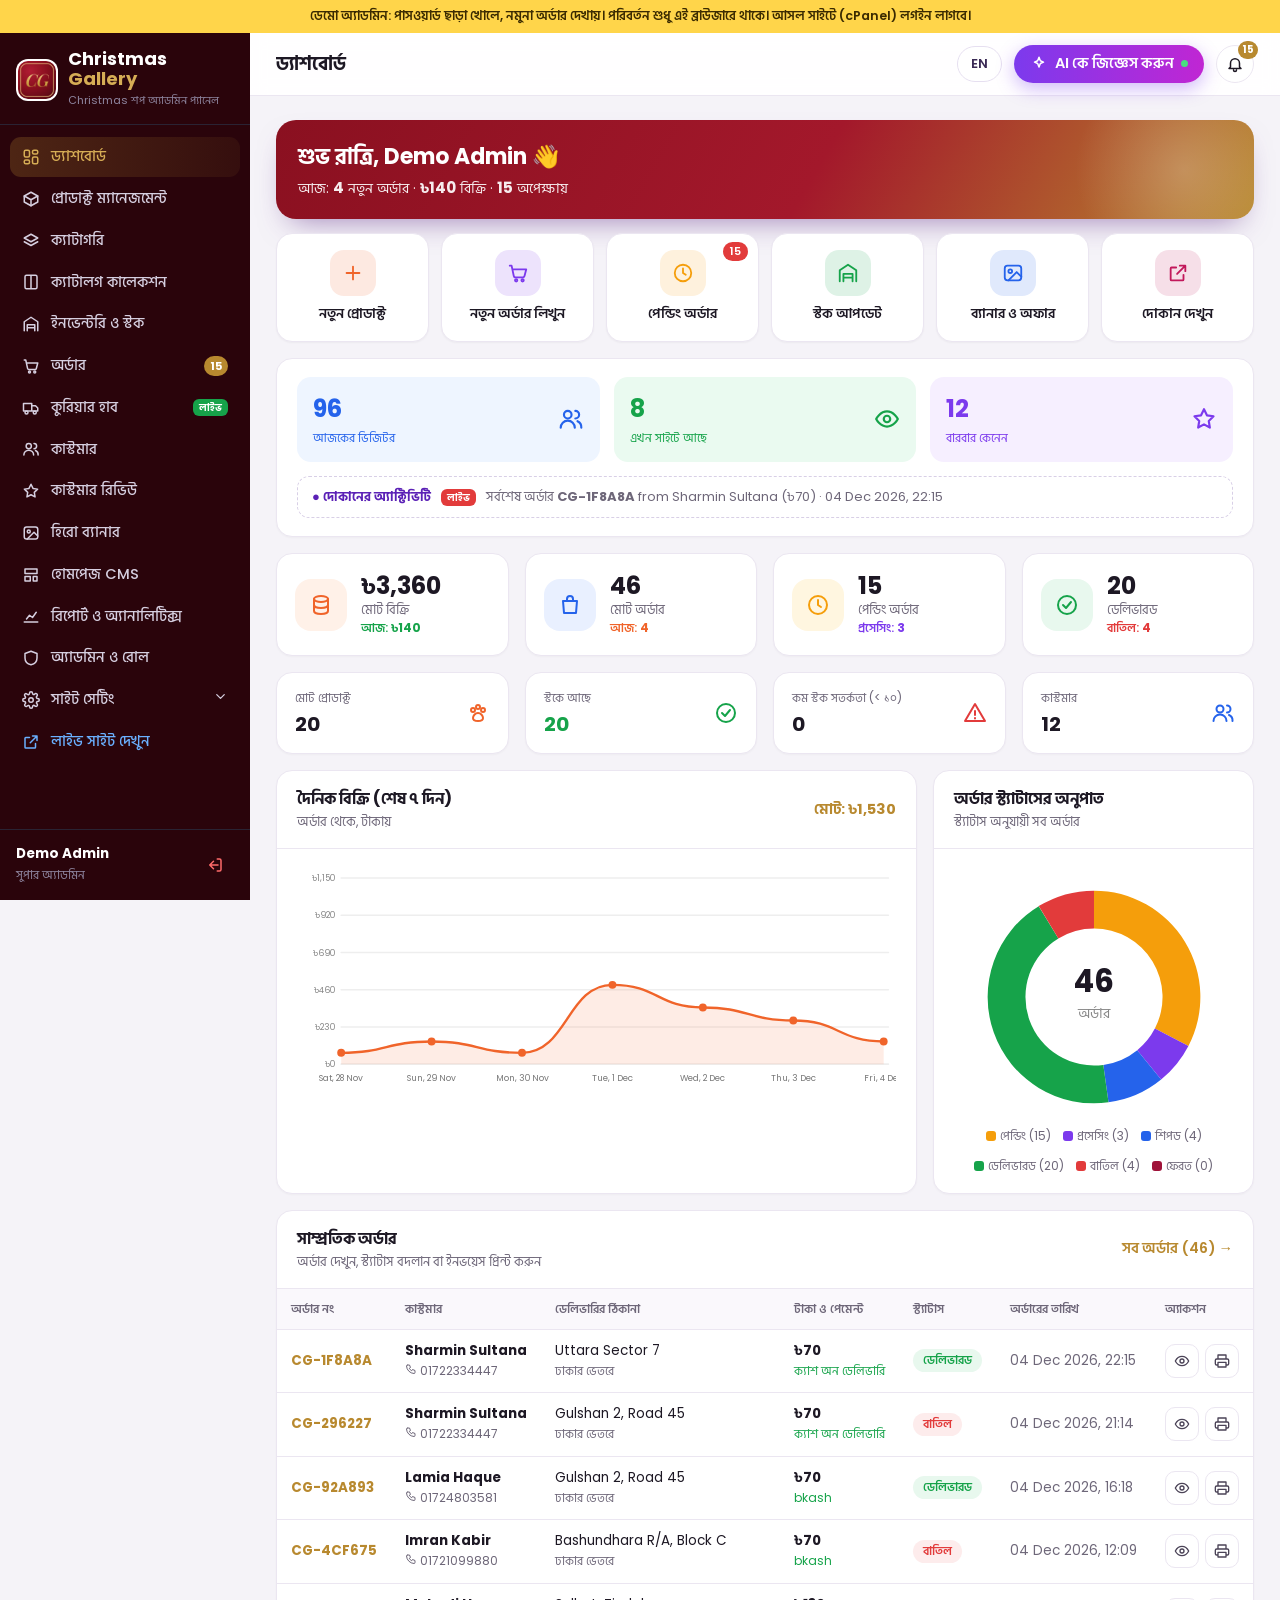
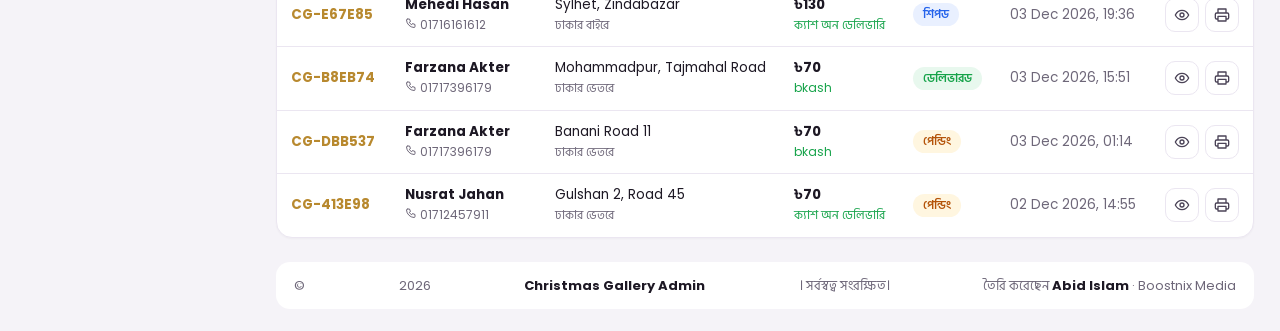
<file: admin/index.html>
<!doctype html>
<html lang="en">
<head>
<meta charset="utf-8">
<meta name="viewport" content="width=device-width,initial-scale=1">
<meta name="robots" content="noindex,nofollow">
<title>Christmas Gallery Admin</title>
<link rel="icon" href="../favicon.png">
<link rel="preconnect" href="https://fonts.googleapis.com"><link rel="preconnect" href="https://fonts.gstatic.com" crossorigin>
<link href="https://fonts.googleapis.com/css2?family=Poppins:wght@400;500;600;700;800&family=Hind+Siliguri:wght@400;500;600;700&display=swap" rel="stylesheet">
<link rel="stylesheet" href="admin.css?v=2.2">
</head>
<body>
<div class="demo" id="demoBar" hidden>DEMO ADMIN: opens without a password and uses sample orders. Changes are saved only in this browser. On your real site (cPanel) the admin needs a login.</div>

<section id="login" class="login-wrap" hidden>
 <form class="login" id="loginForm">
  <img src="../img/logo-mark.webp" alt="Christmas Gallery">
  <h2>Christmas Gallery Admin</h2>
  <p id="loginHint">Sign in to manage your shop</p>
  <div id="setupName" hidden><input name="name" placeholder="Your name"></div>
  <input name="user" placeholder="Username" autocomplete="username" required>
  <input name="pass" type="password" placeholder="Password" autocomplete="current-password" required minlength="8">
  <button class="btn" style="width:100%">Sign in</button>
  <div class="err" id="loginErr"></div>
 </form>
</section>

<div id="app" class="app" hidden>
 <aside class="side" id="side">
  <a class="brand" href="#dashboard"><img src="../img/logo-mark.webp" alt=""><span><b class="notr">Christmas <em>Gallery</em></b><small>Christmas Shop Admin Panel</small></span></a>
  <nav id="nav"></nav>
  <div class="me"><div><b id="meName">Admin</b><small id="meRole">Super Admin</small></div><button class="ic" title="Log out" onclick="logout()"><svg viewBox="0 0 24 24"><path d="M15 4h3a2 2 0 0 1 2 2v12a2 2 0 0 1-2 2h-3M10 17l-5-5 5-5M5 12h11"/></svg></button></div>
 </aside>
 <div class="shade" onclick="document.body.classList.remove('nav-open')"></div>
 <div class="main">
  <header class="topbar">
   <button class="ic menu" onclick="document.body.classList.toggle('nav-open')" aria-label="Menu"><svg viewBox="0 0 24 24"><path d="M4 6h16M4 12h16M4 18h16"/></svg></button>
   <h1 id="pageTitle">Dashboard</h1>
   <button class="lang-btn" id="langBtn" onclick="setLang(PV_LANG==='bn'?'en':'bn')" title="Language">EN</button>
   <button class="ai-btn" onclick="askAI()"><svg viewBox="0 0 24 24"><path d="M12 3l1.8 4.7L18 9.5l-4.2 1.8L12 16l-1.8-4.7L6 9.5l4.2-1.8z"/></svg>Ask AI<i></i></button>
   <div class="bell-wrap"><button class="ic bell" onclick="toggleBell()" aria-label="Notifications"><svg viewBox="0 0 24 24"><path d="M6 16V11a6 6 0 1 1 12 0v5l2 2H4zM10 20a2 2 0 0 0 4 0"/></svg><b id="bellN" hidden>0</b></button><div class="bell-pop" id="bellPop" hidden></div></div>
  </header>
  <main id="view" class="view"></main>
  <footer class="foot">© <span id="yr"></span> <b>Christmas Gallery Admin</b>. All rights reserved.<span>Developed by <b>Abid Islam</b> · Boostnix Media</span></footer>
 </div>
</div>

<nav class="tabbar" id="tabbar">
 <a href="#dashboard" data-r="dashboard"><svg viewBox="0 0 24 24"><path d="M4 11l8-7 8 7v9h-5v-6H9v6H4z"/></svg><span>Home</span></a>
 <a href="#orders" data-r="orders"><svg viewBox="0 0 24 24"><path d="M3 4h2l2.4 11.2a2 2 0 0 0 2 1.6h7.7a2 2 0 0 0 2-1.5L21 8H6"/></svg><span>Orders</span><b id="tbN" hidden></b></a>
 <a href="#product/new" class="add" data-r="product"><svg viewBox="0 0 24 24"><path d="M12 5v14M5 12h14"/></svg><span>Add</span></a>
 <a href="#products" data-r="products"><svg viewBox="0 0 24 24"><path d="M21 8l-9-5-9 5 9 5 9-5zM3 8v8l9 5 9-5V8M12 13v8"/></svg><span>Products</span></a>
 <a href="#" onclick="document.body.classList.toggle('nav-open');return false"><svg viewBox="0 0 24 24"><path d="M4 6h16M4 12h16M4 18h16"/></svg><span>More</span></a>
</nav>
<div class="modal" id="modal" hidden><div class="modal-bg" onclick="closeModal()"></div><div class="modal-box" id="modalBox"></div></div>
<div class="toast" id="toast"></div>
<script>window.PV_PREFIX = "cgd"; /* demo storage name: give every shop its own (e.g. "cgd", "llx", "jbz") */</script>
<script src="bn.js?v=2.2"></script>
<script>document.getElementById("langBtn").textContent=PV_LANG==="bn"?"EN":"বাংলা"</script>
<script src="admin.js?v=2.2"></script>
<script src="admin2.js?v=2.2"></script>
<script src="pwd-eye.js?v=1"></script>
</body>
</html>
</file>
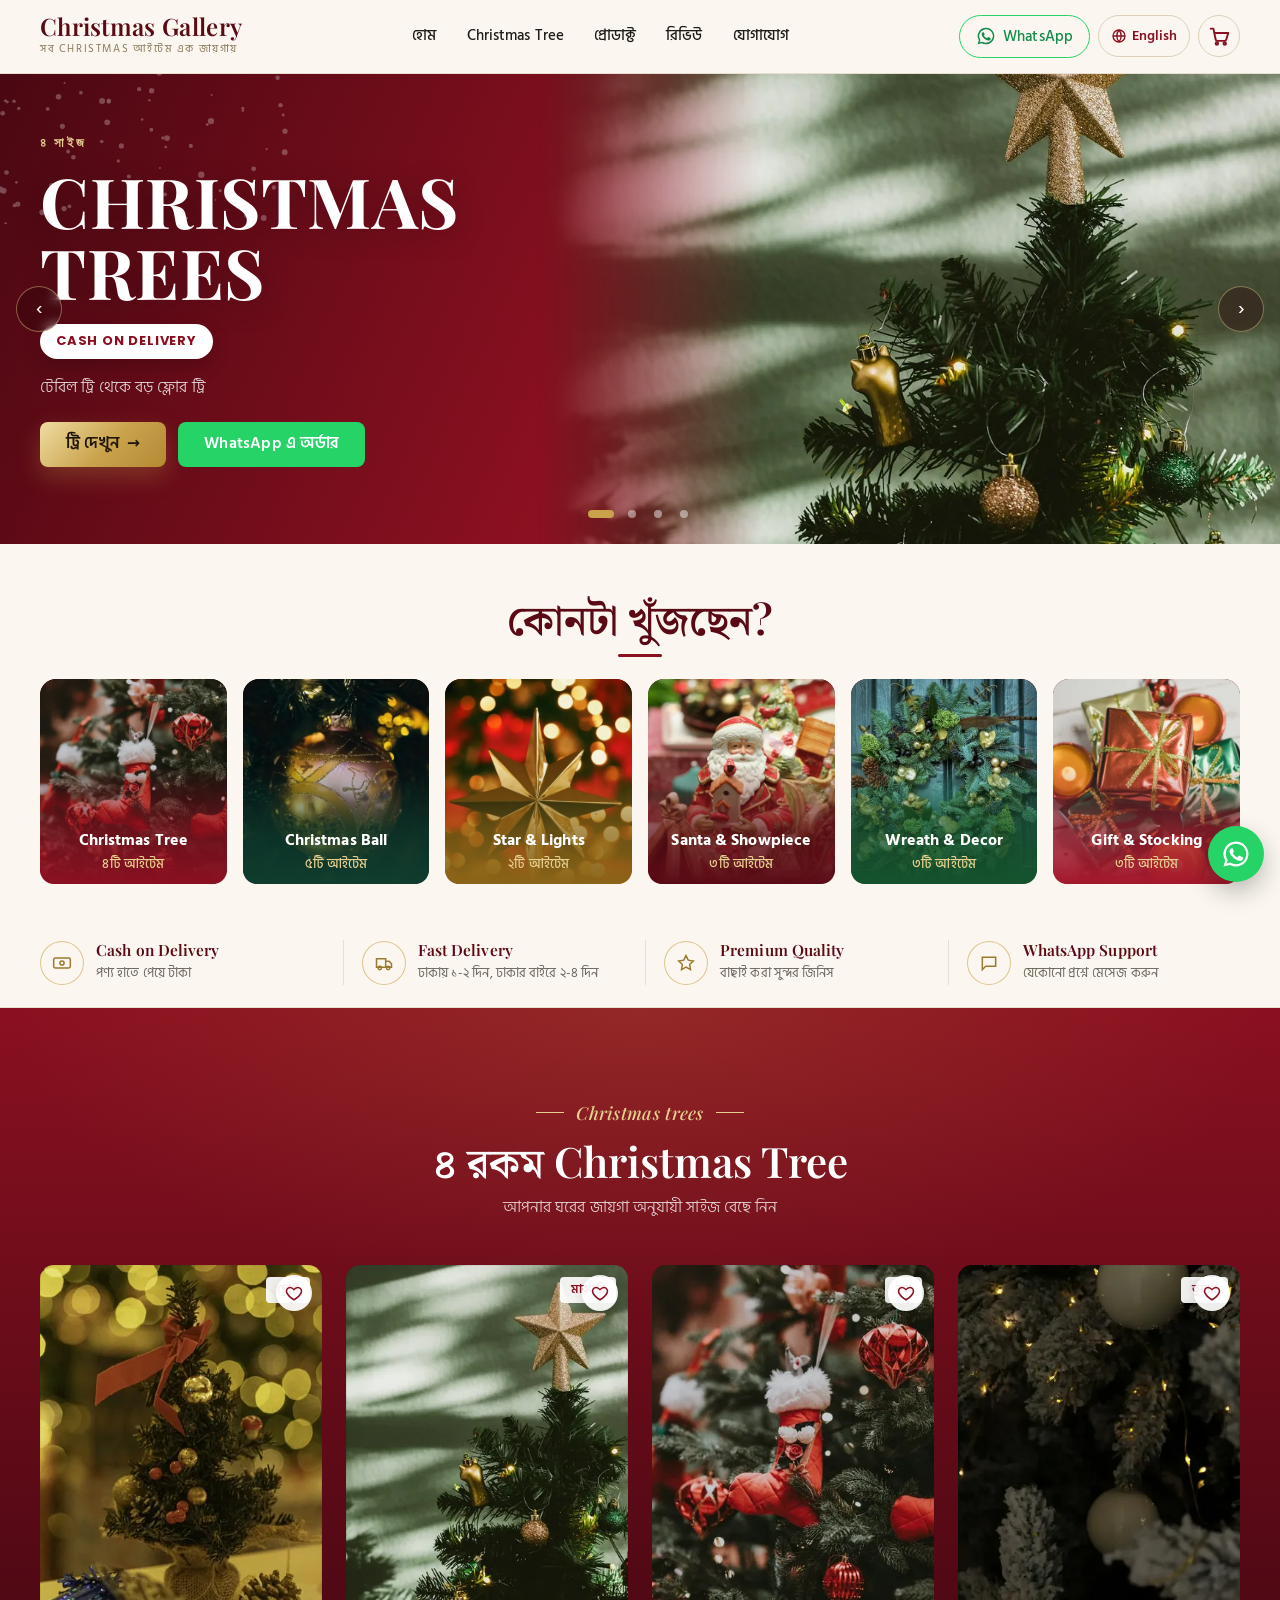
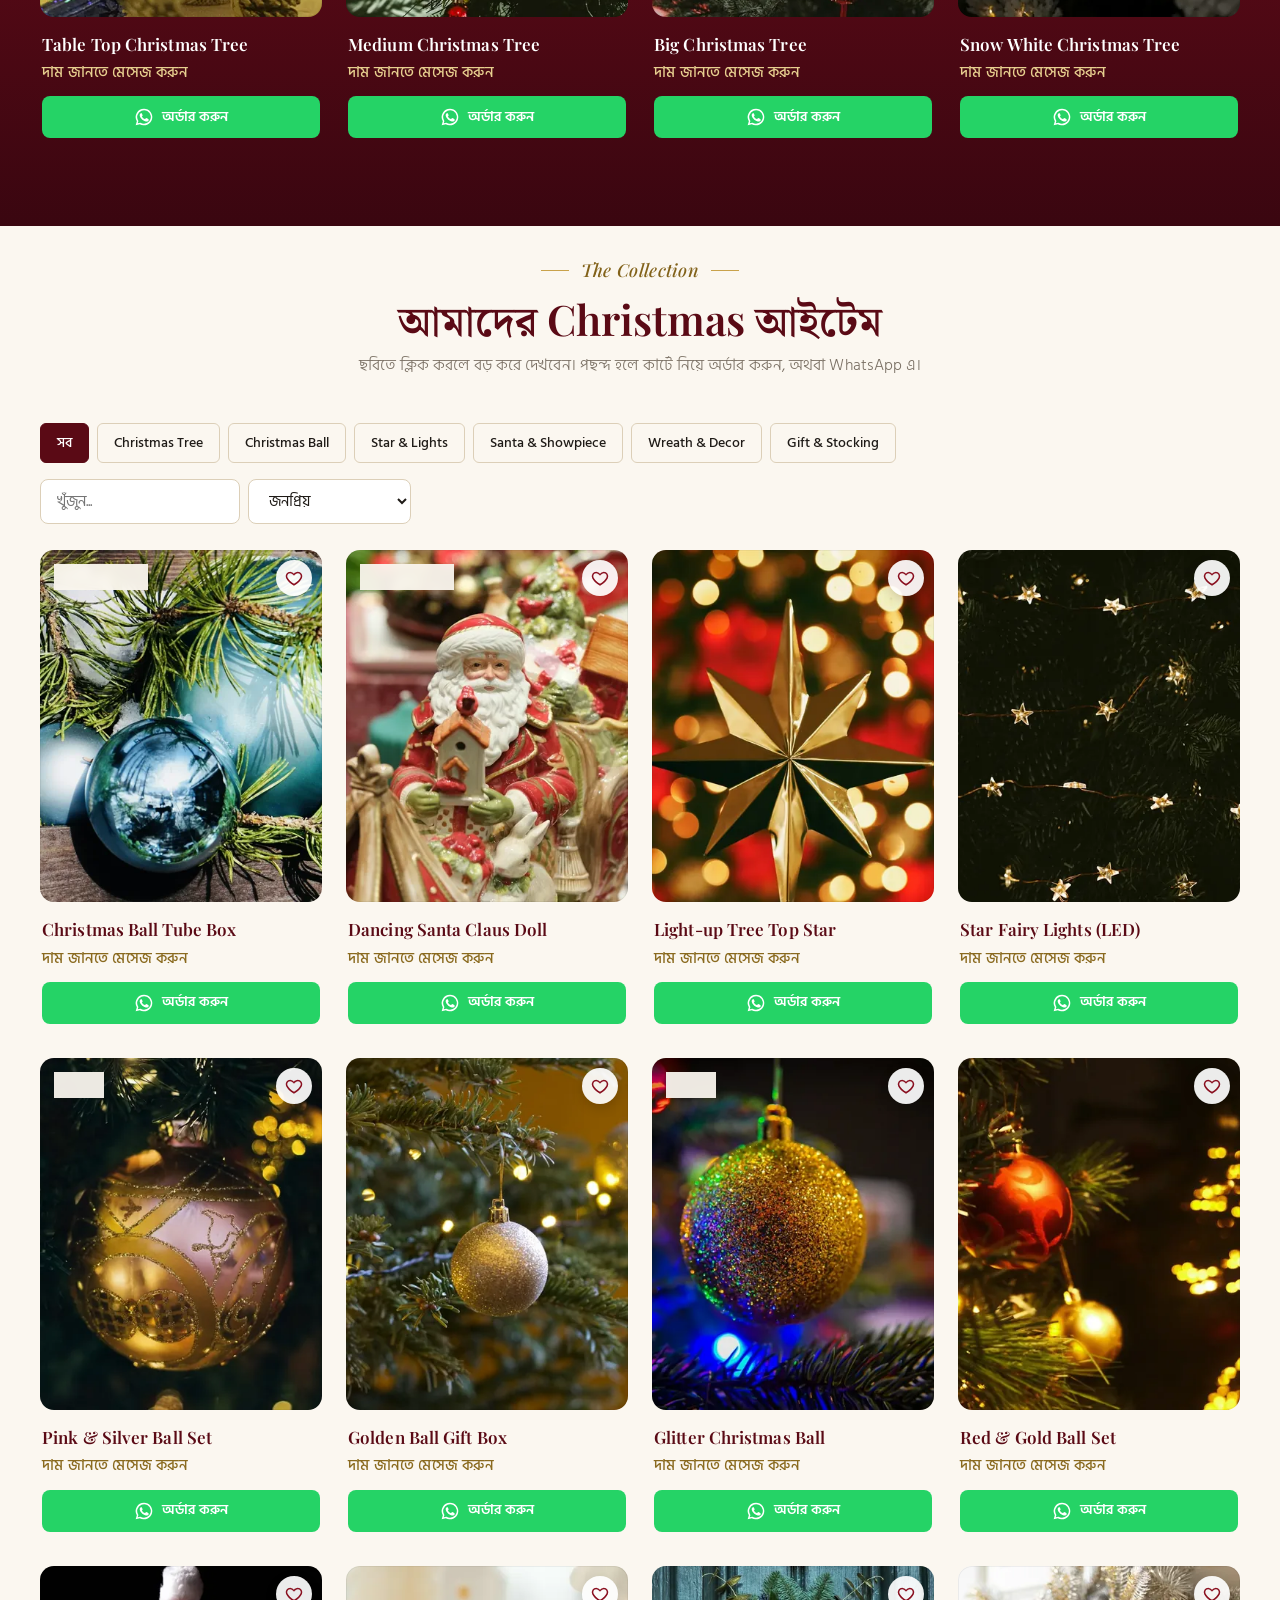
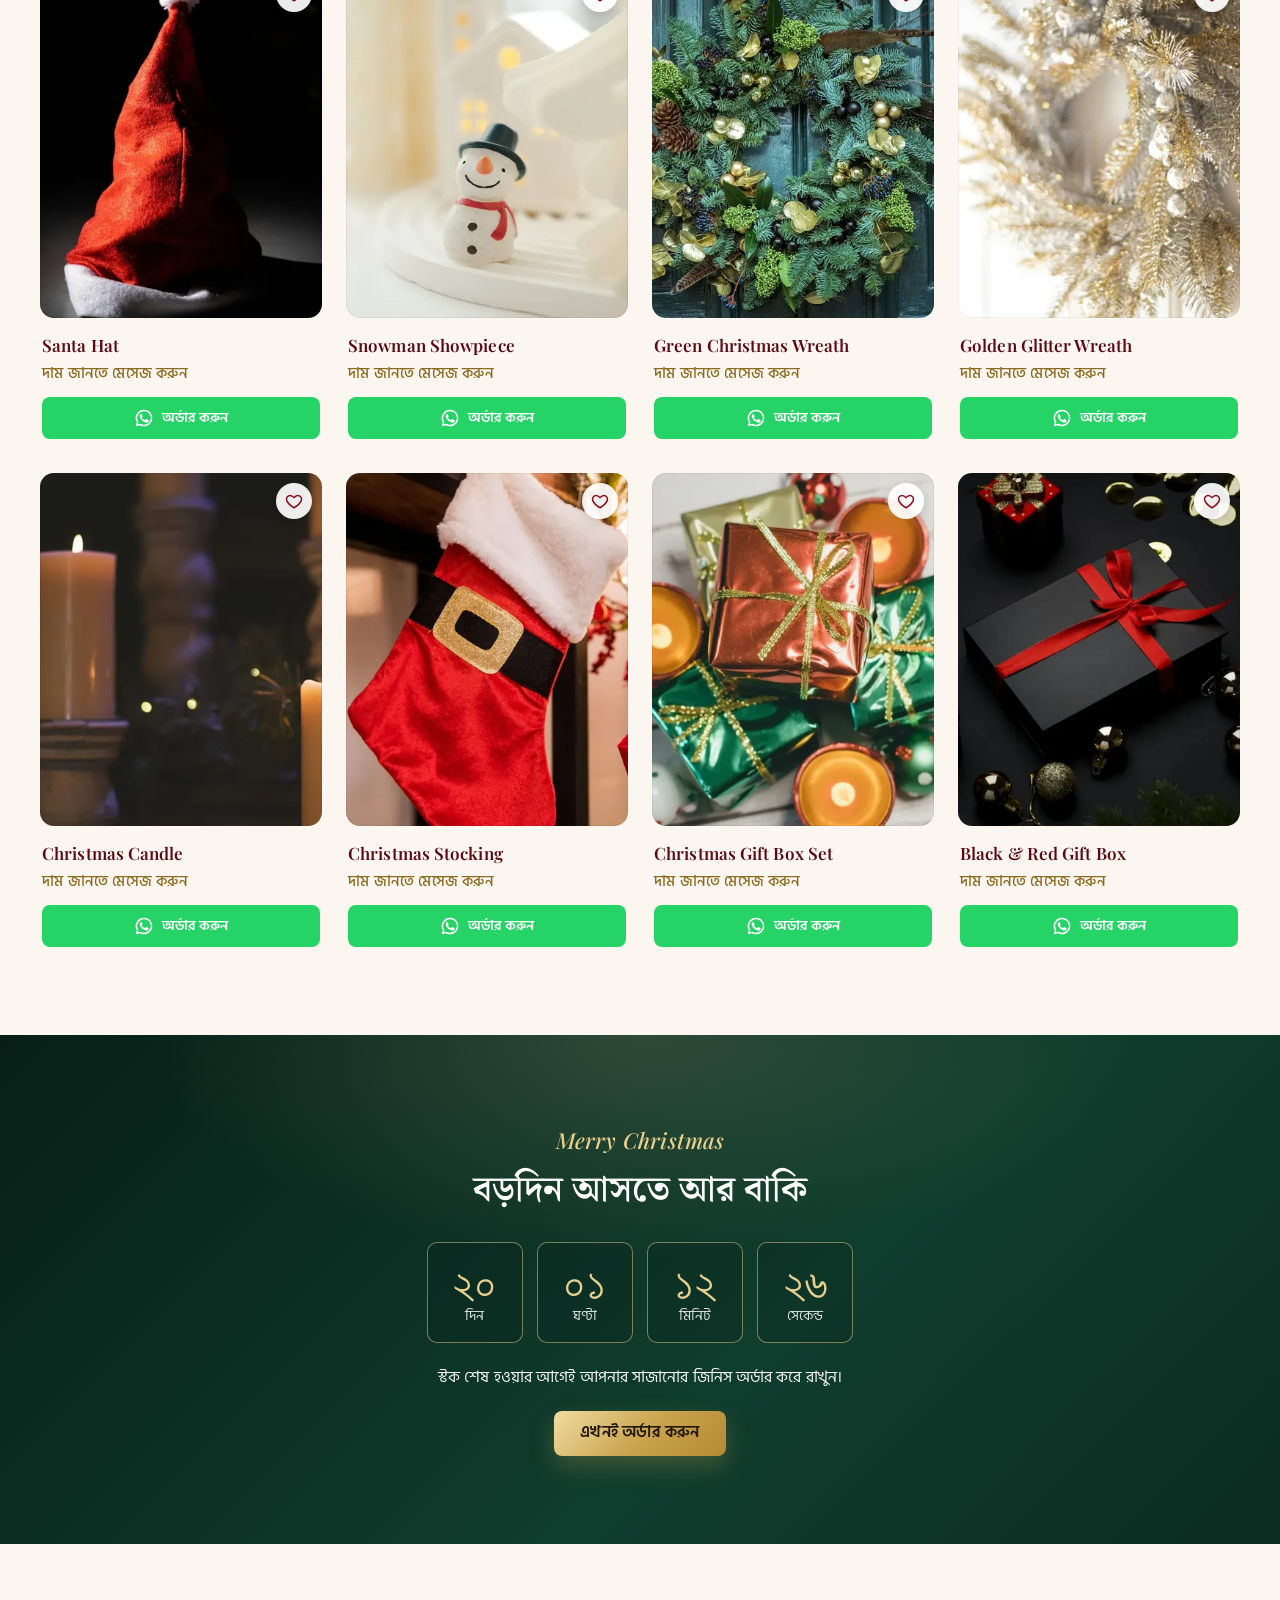
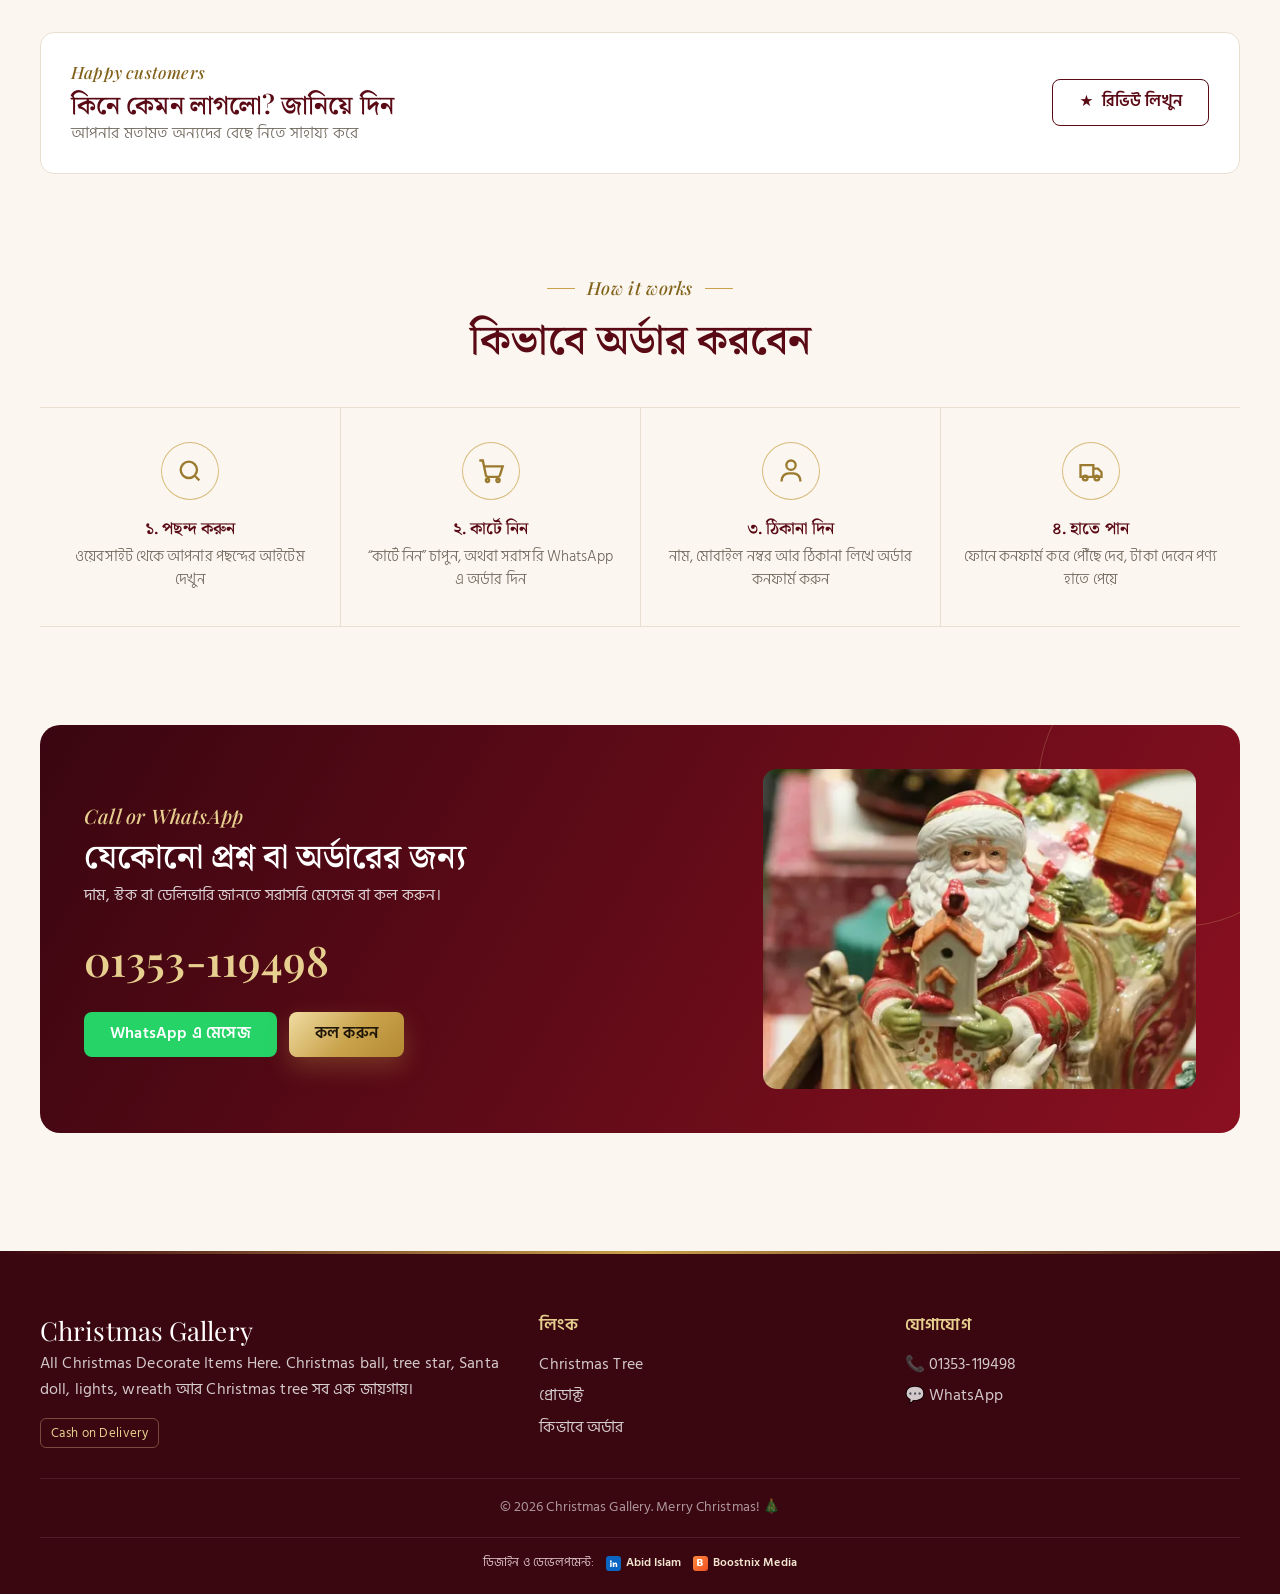
<file: docs/index.html>
<!doctype html>
<html lang="bn">
<head>
<meta charset="utf-8">
<meta name="viewport" content="width=device-width, initial-scale=1">
<title>Christmas Gallery | সব Christmas Decoration এক জায়গায়</title>
<meta name="description" content="Christmas ball, tree star, dancing Santa, fairy lights, wreath, gift box আর Christmas tree। ক্যাশ অন ডেলিভারিতে সারা দেশে অর্ডার করুন।">
<meta name="keywords" content="christmas decoration bangladesh, christmas tree, christmas ball, santa, fairy lights"><meta property="og:type" content="website">
<meta property="og:title" content="Christmas Gallery | সব Christmas Decoration এক জায়গায়">
<meta property="og:description" content="Christmas ball, tree star, dancing Santa, fairy lights, wreath, gift box আর Christmas tree। ক্যাশ অন ডেলিভারিতে সারা দেশে অর্ডার করুন।">
<meta property="og:image" content="https://abid2929.github.io/Christmas-Gallery/img/share.jpg">
<meta property="og:image:width" content="1200">
<meta property="og:image:height" content="630">
<meta name="twitter:image" content="https://abid2929.github.io/Christmas-Gallery/img/share.jpg">
<meta name="theme-color" content="#8a1020">
<link rel="canonical" href="https://abid2929.github.io/Christmas-Gallery/"><link rel="preload" as="image" href="img/t-medium.webp" imagesrcset="img/t-medium-s.webp 480w, img/t-medium.webp 1000w" imagesizes="(max-width:760px) 60vw, 58vw" fetchpriority="high"><link rel="icon" href="https://abid2929.github.io/Christmas-Gallery/favicon.ico" sizes="any">
<link rel="icon" type="image/png" sizes="32x32" href="https://abid2929.github.io/Christmas-Gallery/img/icon-32.png">
<link rel="icon" type="image/png" sizes="192x192" href="https://abid2929.github.io/Christmas-Gallery/img/icon-192.png">
<link rel="apple-touch-icon" href="https://abid2929.github.io/Christmas-Gallery/img/icon-180.png">
<link rel="manifest" href="https://abid2929.github.io/Christmas-Gallery/manifest.webmanifest">
<link rel="preconnect" href="https://fonts.googleapis.com">
<link rel="preconnect" href="https://fonts.gstatic.com" crossorigin>
<link rel="stylesheet" href="https://fonts.googleapis.com/css2?family=Hind+Siliguri:wght@300;400;500;600;700&family=Noto+Serif+Bengali:wght@500;600&family=Playfair+Display:ital,wght@0,600;0,700;1,500&family=Poppins:wght@500;600;700&display=swap" media="print" onload="this.media='all'"><noscript><link rel="stylesheet" href="https://fonts.googleapis.com/css2?family=Hind+Siliguri:wght@300;400;500;600;700&family=Noto+Serif+Bengali:wght@500;600&family=Playfair+Display:ital,wght@0,600;0,700;1,500&family=Poppins:wght@500;600;700&display=swap"></noscript>
<script type="application/ld+json">{"@context":"https://schema.org","@type":"Store","name":"Christmas Gallery","telephone":"+8801353119498","description":"Christmas ball, tree star, dancing Santa, fairy lights, wreath, gift box আর Christmas tree। ক্যাশ অন ডেলিভারিতে সারা দেশে অর্ডার করুন।","url":"https://abid2929.github.io/Christmas-Gallery/","logo":"https://abid2929.github.io/Christmas-Gallery/img/icon-512.png","image":"https://abid2929.github.io/Christmas-Gallery/img/share.jpg"}</script>
<style>
:root{--em:#8a1020;--em2:#5a0a15;--em3:#a3182b;--bur:#8c1a2b;--bur2:#6b1220;--gold:#c9a24b;--gold2:#e7cf8f;--ivory:#fbf7f0;--sand:#f3ece0;--ink:#1f1b17;--muted:#6f675d;--line:#e8dfd0;--card:#fff;--r:16px;--sh:0 1px 2px rgba(31,27,23,.05),0 10px 30px rgba(31,27,23,.07)}
*{box-sizing:border-box;margin:0;padding:0}
html{scroll-behavior:smooth;-webkit-text-size-adjust:100%}
body{font-family:"Hind Siliguri","Poppins",system-ui,sans-serif;color:var(--ink);background:var(--ivory);line-height:1.6;overflow-x:hidden;-webkit-font-smoothing:antialiased}
img{max-width:100%;display:block}
a{color:inherit;text-decoration:none}
button{font:inherit;cursor:pointer;border:0;background:none;color:inherit}
.wrap{width:min(1200px,100% - 40px);margin-inline:auto}
.xmas{font-family:"Playfair Display",Georgia,serif;font-style:italic;font-weight:500;letter-spacing:.2px}
.ic{width:20px;height:20px;flex:0 0 auto}
:focus-visible{outline:2px solid var(--gold);outline-offset:2px}

/* top bar */
.strip{background:var(--em2);color:var(--gold2);font-size:13.5px;letter-spacing:.2px}
.strip .wrap{display:flex;justify-content:space-between;gap:12px;padding:8px 0;flex-wrap:wrap}
.strip a{display:inline-flex;align-items:center;gap:6px;color:#fff}
.strip .ic{width:16px;height:16px}
.strip .dt{opacity:.85}
@media (max-width:640px){.strip .dt{display:none}.strip{font-size:12.5px}}

/* header */
header{position:sticky;top:0;z-index:50;background:rgba(251,247,240,.94);backdrop-filter:saturate(1.4) blur(10px);-webkit-backdrop-filter:saturate(1.4) blur(10px);border-bottom:1px solid var(--line)}
.nav{display:flex;align-items:center;justify-content:space-between;gap:14px;padding:12px 0}
.brand{display:flex;align-items:center;gap:11px}
.brand .tree-ic{width:44px;height:44px;border-radius:50%;background:var(--em);display:grid;place-items:center;box-shadow:inset 0 0 0 2px var(--gold)}
.brand .tree-ic svg path{fill:#e7cf8f}.brand .tree-ic svg rect{fill:#c9a24b}.brand .tree-ic svg circle{fill:#fff}
.brand b{font-family:"Playfair Display",Georgia,serif;font-size:23px;font-weight:700;line-height:1;color:var(--em);letter-spacing:.2px;display:block}
.brand small{display:block;font-size:12px;color:var(--muted);margin-top:3px;letter-spacing:.3px}
.menu{display:flex;gap:2px}
.menu a{padding:8px 14px;border-radius:999px;font-weight:600;font-size:15px;color:var(--ink);position:relative}
.menu a:hover{color:var(--bur)}
.hbtn{display:inline-flex;align-items:center;gap:7px;background:var(--em);color:#fff;padding:10px 16px;border-radius:999px;font-weight:600;font-size:14.5px;white-space:nowrap}
.hbtn:hover{background:var(--em3)}
.lang{display:inline-flex;align-items:center;gap:5px;height:42px;padding:0 12px;border-radius:999px;border:1px solid var(--line);background:#fff;color:var(--em);font-weight:700;font-size:13.5px}
.lang svg{width:16px;height:16px}
.cartbtn{position:relative;width:42px;height:42px;border-radius:50%;border:1px solid var(--line);background:#fff;color:var(--em);display:grid;place-items:center}
.cartbtn .ic{width:21px;height:21px}
.cart-n{position:absolute;top:-5px;right:-5px;min-width:20px;height:20px;padding:0 5px;border-radius:99px;background:var(--bur);color:#fff;font-size:12px;font-weight:700;display:none;place-items:center;line-height:1}
.burger{display:none;width:42px;height:42px;border-radius:50%;border:1px solid var(--line);background:#fff;color:var(--em);place-items:center}
@media (max-width:960px){
 .menu{position:absolute;left:16px;right:16px;top:calc(100% + 6px);flex-direction:column;background:#fff;border-radius:16px;padding:8px;box-shadow:0 18px 40px rgba(0,0,0,.15);display:none;border:1px solid var(--line)}
 .menu.open{display:flex}.menu a{border-radius:10px;padding:11px 14px}
 .burger{display:grid}.hbtn span{display:none}.hbtn{padding:0;width:42px;height:42px;justify-content:center}
}
@media (max-width:520px){.nav{gap:8px;padding:10px 0}.brand{gap:8px}.brand .tree-ic{width:38px;height:38px}.brand b{font-size:17px;white-space:nowrap}.brand small{display:none}
 .lang,.cartbtn,.burger,.hbtn{height:38px}.cartbtn,.burger,.hbtn{width:38px}.lang{padding:0 9px;font-size:12.5px}.lang svg{display:none}.nav>div{gap:6px!important}}

/* hero */
.hero{position:relative;background:radial-gradient(900px 500px at 80% 30%,rgba(201,162,75,.22),transparent 60%),radial-gradient(700px 500px at 10% 90%,rgba(140,26,43,.35),transparent 60%),linear-gradient(135deg,var(--em2),var(--em) 55%,#6e0c1a);color:#fff;overflow:hidden}
.hero:after{content:"";position:absolute;inset:0;background:url("data:image/svg+xml,%3Csvg xmlns='http://www.w3.org/2000/svg' width='60' height='60'%3E%3Cpath d='M30 0v60M0 30h60' stroke='%23ffffff' stroke-opacity='.025'/%3E%3C/svg%3E");pointer-events:none}
.slides{position:relative;z-index:1;display:flex;flex-direction:column;justify-content:center}
.slide{display:none;animation:fade .8s ease}
.slide.on{display:block}
@keyframes fade{from{opacity:0;transform:translateY(8px)}to{opacity:1;transform:none}}
.slide-banner{padding:26px 0 54px}
.slide-banner img{width:100%;height:auto;border-radius:18px;box-shadow:0 24px 50px rgba(0,0,0,.35);border:1px solid rgba(231,207,143,.5)}
.bcap{display:none}
.slide-grid{display:grid;grid-template-columns:1.05fr .95fr;align-items:center;gap:40px;padding:56px 0 72px;min-height:470px}
.slide-grid h1,.slide-grid h2{font-family:"Hind Siliguri","Playfair Display",serif;font-weight:700;font-size:clamp(32px,4.6vw,56px);line-height:1.12;letter-spacing:-.3px}
.slide-grid p{font-size:17.5px;margin:16px 0 26px;color:rgba(255,255,255,.85);max-width:520px}
.slide-grid .pic{position:relative;display:grid;place-items:center}
.slide-grid .pic img{position:relative;width:min(400px,100%);height:auto;aspect-ratio:4/5;object-fit:cover;border-radius:200px 200px 22px 22px;box-shadow:0 30px 60px rgba(0,0,0,.4);border:6px solid rgba(255,255,255,.08);outline:1px solid rgba(231,207,143,.6);outline-offset:8px}
.slide-grid .pic .ring{position:absolute;width:min(460px,110%);aspect-ratio:1;border-radius:50%;background:radial-gradient(circle,rgba(231,207,143,.28),transparent 62%)}
.slide-grid .pic .note{position:absolute;left:4%;bottom:12%;background:#fff;color:var(--ink);border-radius:14px;padding:10px 14px;box-shadow:0 14px 30px rgba(0,0,0,.25);font-size:13.5px;font-weight:600;display:flex;gap:8px;align-items:center}
.slide-grid .pic .note b{color:var(--em);font-family:"Playfair Display",serif;font-size:16px;display:block;line-height:1.1}
.tag{display:inline-flex;align-items:center;gap:8px;color:var(--gold2);font-family:"Playfair Display",serif;font-style:italic;font-size:17px;margin-bottom:12px}
.tag:before{content:"";width:34px;height:1px;background:var(--gold)}
.btns{display:flex;gap:12px;flex-wrap:wrap}
.btn{display:inline-flex;align-items:center;justify-content:center;gap:8px;padding:13px 26px;border-radius:999px;font-weight:600;font-size:15.5px;transition:transform .15s,box-shadow .2s,background .2s;line-height:1.2}
.btn:hover{transform:translateY(-1px)}
.btn-gold{background:linear-gradient(135deg,#e7cf8f,#c9a24b);color:#2b210c;box-shadow:0 8px 20px rgba(201,162,75,.35)}
.btn-wa{background:#13843f;color:#fff}
.btn-ghost{color:#fff;border:1px solid rgba(255,255,255,.45)}
.btn-cart{background:var(--em);color:#fff}.btn-cart:hover{background:var(--em3)}
.btn-sq{flex:0 0 auto!important;width:44px;padding:0!important}
.btn-off{background:#efeae2;color:#9a9186;cursor:default}
.btn-call{background:var(--bur);color:#fff;flex:0 0 auto!important;width:46px;padding:0!important}
.dots{position:absolute;left:0;right:0;bottom:22px;display:flex;justify-content:center;gap:8px;z-index:3}
.dots{gap:2px}.dots button{width:24px;height:24px;display:grid;place-items:center}
.dots button:before{content:"";width:8px;height:8px;border-radius:99px;background:rgba(255,255,255,.45);transition:width .3s}
.dots button.on{width:34px}.dots button.on:before{width:26px;background:var(--gold)}
.arrow{position:absolute;top:50%;transform:translateY(-50%);z-index:3;width:46px;height:46px;border-radius:50%;border:1px solid rgba(255,255,255,.35);color:#fff;display:grid;place-items:center;font-size:22px;background:rgba(0,0,0,.12)}
.arrow:hover{background:rgba(255,255,255,.12)}
.arrow.l{left:16px}.arrow.r{right:16px}
.hero-wave{display:none}
#snow{position:absolute;inset:0;pointer-events:none;z-index:2}
@media (max-width:1240px){.arrow{display:none}}
@media (max-width:760px){
 .slide-grid{grid-template-columns:1fr;text-align:center;padding:30px 0 58px;gap:24px;min-height:0}
 .slide-grid p{margin:12px auto 20px;font-size:15.5px}
 .slide-grid .btns,.tag{justify-content:center}
 .slide-grid .pic{order:-1}
 .slide-grid .pic img{width:min(250px,70%);border-radius:140px 140px 18px 18px}
 .slide-grid .pic .note{left:2%;bottom:6%;padding:8px 10px;font-size:12px}
 .slide-banner{padding:16px 0 48px}.slide-banner img{border-radius:12px}
 .bcap{display:block;text-align:center;margin-top:18px}.bcap h2{font-size:26px;line-height:1.25;font-weight:700}.bcap .btns{justify-content:center;margin-top:14px}
}

/* trust strip */
.trust{background:#fff;border-bottom:1px solid var(--line)}
.trust .wrap{display:grid;grid-template-columns:repeat(4,1fr);gap:10px;padding:20px 0}
.trust div{display:flex;gap:12px;align-items:center}
.trust .ti{width:44px;height:44px;border-radius:50%;background:var(--sand);color:var(--em);display:grid;place-items:center;flex:0 0 auto}
.trust b{display:block;font-size:15px;line-height:1.25}
.trust small{color:var(--muted);font-size:13px}
@media (max-width:900px){.trust .wrap{grid-template-columns:repeat(2,1fr);gap:16px}}
@media (max-width:420px){.trust .ti{width:38px;height:38px}.trust b{font-size:13.5px}.trust small{font-size:12px}.trust div{gap:8px}}

/* sections */
section{padding:76px 0}
.head{text-align:center;margin-bottom:38px}
.head .xmas{color:#82621a;font-size:20px;display:inline-flex;align-items:center;gap:12px}
.head .xmas:before,.head .xmas:after{content:"";width:28px;height:1px;background:var(--gold)}
.head h2{font-family:"Hind Siliguri","Playfair Display",serif;font-weight:700;font-size:clamp(26px,3.4vw,38px);line-height:1.25;margin-top:4px;color:var(--em2)}
.head p{color:var(--muted);margin:8px auto 0;max-width:620px}
@media (max-width:640px){section{padding:54px 0}.head{margin-bottom:28px}}

/* categories */
.cats{display:grid;grid-template-columns:repeat(var(--n,8),1fr);gap:20px}
.cat{text-align:center;font-weight:600;font-size:15px;line-height:1.3}
.cat .c{aspect-ratio:1;border-radius:50%;overflow:hidden;background:#fff;padding:5px;box-shadow:0 0 0 1px var(--gold),var(--sh);margin:0 auto 12px;transition:transform .3s;max-width:170px}
.cat .c img{width:100%;height:100%;object-fit:cover;border-radius:50%;transition:transform .5s}
.cat:hover .c img{transform:scale(1.07)}
.cat small{display:block;color:var(--muted);font-weight:500;font-size:13px;margin-top:2px}
@media (max-width:760px){.cats{grid-template-columns:repeat(var(--n,8),minmax(96px,1fr));overflow-x:auto;padding:4px 4px 10px;scroll-snap-type:x mandatory;gap:14px}.cat{scroll-snap-align:start;font-size:13.5px}}

/* filter bar */
.fbar{display:flex;gap:12px;align-items:center;justify-content:space-between;flex-wrap:wrap;margin-bottom:26px}
.fbar>*{min-width:0;max-width:100%}
.chips{display:flex;gap:8px;overflow-x:auto;padding-bottom:4px;scrollbar-width:none;min-width:0;flex:1 1 auto}
.chips::-webkit-scrollbar{display:none}
.chip{white-space:nowrap;border:1px solid var(--line);background:#fff;color:var(--ink);border-radius:999px;padding:8px 16px;font-weight:600;font-size:14px}
.chip:hover{border-color:var(--gold)}
.chip.on{background:var(--em);border-color:var(--em);color:#fff}
.ftools{display:flex;gap:8px;flex:0 0 auto}
.ftools input,.ftools select{font:inherit;font-size:14.5px;border:1px solid var(--line);border-radius:999px;padding:9px 16px;background:#fff;min-width:0;color:var(--ink)}
.ftools input{width:200px}
@media (max-width:760px){.fbar{display:grid;grid-template-columns:minmax(0,1fr)}.ftools input{flex:1;width:auto}}
.noitems{grid-column:1/-1;text-align:center;color:var(--muted);padding:30px 0;font-weight:600}

/* product cards */
.grid{display:grid;grid-template-columns:repeat(4,1fr);gap:22px}
@media (max-width:1100px){.grid{grid-template-columns:repeat(3,1fr)}}
.card{background:var(--card);border-radius:var(--r);overflow:hidden;box-shadow:var(--sh);display:flex;flex-direction:column;border:1px solid #efe7da;transition:transform .25s,box-shadow .25s}
.card:hover{transform:translateY(-4px);box-shadow:0 2px 4px rgba(31,27,23,.05),0 20px 40px rgba(31,27,23,.12)}
.card .img{position:relative;aspect-ratio:1/1;background:var(--sand);overflow:hidden;cursor:pointer}
.card .img img{width:100%;height:100%;object-fit:cover;transition:transform .6s}
.card:hover .img img{transform:scale(1.05)}
.card .img.contain img{object-fit:contain;padding:14px}
.badges{position:absolute;top:12px;left:12px;display:flex;flex-direction:column;gap:5px;align-items:flex-start;z-index:1}
.badge{background:var(--bur);color:#fff;font-size:12px;font-weight:600;padding:4px 11px;border-radius:999px;letter-spacing:.2px}
.badge.off{background:var(--gold2);color:#3a2a07}.badge.nw{background:var(--em)}.badge.bs{background:#1f1b17}.badge.g{background:var(--em)}
.size{position:absolute;right:12px;top:12px;background:rgba(255,255,255,.92);color:var(--em);font-weight:700;font-size:12.5px;border-radius:999px;padding:4px 11px}
.soldout{position:absolute;inset:auto 0 0 0;background:rgba(31,27,23,.78);color:#fff;text-align:center;font-weight:600;padding:7px;font-size:14px}
.card .body{padding:16px 16px 18px;display:flex;flex-direction:column;gap:7px;flex:1}
.card h3{font-family:"Poppins","Hind Siliguri",sans-serif;font-size:16.5px;font-weight:600;line-height:1.35;color:var(--ink)}
.card .desc{color:var(--muted);font-size:14.5px;display:-webkit-box;-webkit-line-clamp:2;-webkit-box-orient:vertical;overflow:hidden}
.card .body>.order{margin-top:auto;padding-top:6px}
.price{font-family:"Poppins",sans-serif;font-weight:700;color:var(--bur);font-size:19px}
.price s{color:#a99f92;font-size:.72em;font-weight:500;margin-left:6px}
.price.ask{font-family:"Hind Siliguri";font-size:15.5px;color:var(--em3);font-weight:600}
.row{display:flex;align-items:center;gap:10px;justify-content:space-between}
.qty{display:flex;align-items:center;border:1px solid var(--line);border-radius:999px;overflow:hidden;background:#fff}
.qty button{width:34px;height:34px;font-size:19px;font-weight:600;color:var(--em)}
.qty span{min-width:24px;text-align:center;font-weight:700}
.order{display:flex;gap:8px}
.order .btn{flex:1;padding:11px 12px;font-size:14.5px}
.order .btn-wa.btn-sq{background:#fff;color:#1fae54;border:1px solid #cfe9d8}
.stars{color:#d9a21b;letter-spacing:1px;font-size:14px}.stars i{font-style:normal;color:#e6ddcf}
.rc{font-size:13px;color:var(--muted);display:flex;gap:5px;align-items:center}
.opts{font-size:12.5px;color:var(--muted);font-weight:600}
.lowq{font-size:12.5px;color:#b45309;font-weight:600}
@media (max-width:900px){.grid{grid-template-columns:repeat(2,1fr);gap:14px}}
@media (max-width:520px){
 .wrap{width:min(1200px,100% - 28px)}
 .grid{gap:10px}
 .card{border-radius:14px}
 .card .body{padding:11px 10px 12px;gap:5px}
 .card h3{font-size:14px}
 .card .desc,.opts{display:none}
 .price{font-size:15.5px}.price.ask{font-size:13px}.price s{display:block;margin:0;font-size:.75em}
 .order{gap:6px}.order .btn{font-size:13px;padding:10px 6px}
 .btn-sq{width:38px}.order .btn .ic{width:17px;height:17px}
 .badges{top:8px;left:8px}.badge{font-size:10.5px;padding:3px 8px}.size{top:8px;right:8px;font-size:11px;padding:3px 8px}
}

/* flash */
.flash{background:linear-gradient(180deg,var(--sand),var(--ivory));padding:56px 0}
.flash .fh{display:flex;align-items:end;justify-content:space-between;gap:14px;flex-wrap:wrap;margin-bottom:22px}
.flash .fh h2{font-family:"Hind Siliguri","Playfair Display",serif;font-size:clamp(24px,3vw,34px);display:flex;align-items:center;gap:12px;color:var(--em2);flex-wrap:wrap}
.flash .fh h2 em{font-style:normal;background:var(--bur);color:#fff;font-size:13px;padding:4px 12px;border-radius:999px;font-weight:600}
.flash .fh .btn{background:none;color:var(--em);border:1px solid var(--em);padding:10px 20px}
.hscroll{display:grid;grid-auto-flow:column;grid-auto-columns:calc((100% - 66px)/4);gap:22px;overflow-x:auto;padding:4px 2px 14px;scroll-snap-type:x mandatory}
.hscroll .card{scroll-snap-align:start}
@media (max-width:900px){.hscroll{grid-auto-columns:42%;gap:14px}}
@media (max-width:520px){.hscroll{grid-auto-columns:60%;gap:10px}}

/* trees */
.trees{background:radial-gradient(800px 400px at 50% 0,rgba(201,162,75,.18),transparent 70%),linear-gradient(180deg,var(--em),var(--em2));color:#fff}
.trees .head h2{color:#fff}.trees .head p{color:rgba(255,255,255,.75)}
.trees .card{border:0}

/* countdown */
.count{background:radial-gradient(600px 300px at 50% 0,rgba(231,207,143,.2),transparent 70%),linear-gradient(135deg,var(--bur2),var(--bur));color:#fff;text-align:center}
.count h2{font-family:"Hind Siliguri",serif;font-size:clamp(24px,3.2vw,36px);font-weight:700}
.timer{display:flex;justify-content:center;gap:14px;margin:26px 0 22px}
.timer div{border:1px solid rgba(231,207,143,.5);border-radius:16px;min-width:96px;padding:14px 8px;background:rgba(255,255,255,.06)}
.timer b{display:block;font-family:"Playfair Display",serif;font-size:clamp(30px,4vw,46px);line-height:1;color:var(--gold2)}
.timer small{font-size:13.5px;opacity:.85;letter-spacing:.3px}
@media (max-width:520px){.timer{gap:8px}.timer div{min-width:0;flex:1;padding:12px 4px}}

/* reviews */
.rgrid{display:grid;grid-template-columns:repeat(3,1fr);gap:18px}
.rcard{background:#fff;border-radius:var(--r);padding:22px;border:1px solid #efe7da;box-shadow:var(--sh);position:relative}
.rcard:before{content:"“";position:absolute;right:18px;top:4px;font-family:"Playfair Display",serif;font-size:64px;color:var(--gold2);line-height:1}
.rcard p{margin:10px 0;color:#4a433b}
.rcard small{color:var(--muted)}
@media (max-width:900px){.rgrid{grid-template-columns:1fr}}

/* steps */
.steps{display:grid;grid-template-columns:repeat(4,1fr);gap:18px;counter-reset:s}
.step{background:#fff;border-radius:var(--r);padding:26px 20px;text-align:center;border:1px solid #efe7da;box-shadow:var(--sh)}
.step .n{width:58px;height:58px;border-radius:50%;margin:0 auto 14px;display:grid;place-items:center;background:var(--sand);color:var(--em);box-shadow:inset 0 0 0 1px var(--gold)}
.step h3{font-size:17px;margin-bottom:4px}
.step p{color:var(--muted);font-size:14.5px}
@media (max-width:900px){.steps{grid-template-columns:repeat(2,1fr)}}
@media (max-width:420px){.steps{gap:10px}.step{padding:18px 10px}.step h3{font-size:15px}.step p{font-size:13.5px}}

/* contact */
.cta{background:linear-gradient(135deg,var(--em2),var(--em));color:#fff;border-radius:24px;padding:44px;display:grid;grid-template-columns:1.2fr .8fr;gap:30px;align-items:center;overflow:hidden;position:relative}
.cta:after{content:"";position:absolute;right:-80px;top:-80px;width:280px;height:280px;border-radius:50%;border:1px solid rgba(231,207,143,.3)}
.cta .xmas{color:var(--gold2)!important}
.cta h2{font-family:"Hind Siliguri",serif;font-size:clamp(24px,3vw,34px);line-height:1.25}
.cta p{color:rgba(255,255,255,.8);margin:8px 0 18px}
.cta .ph{font-family:"Playfair Display",serif;font-size:clamp(28px,4vw,42px);font-weight:700;color:var(--gold2);display:block;margin-bottom:18px}
.cta img{border-radius:18px;width:100%;max-height:320px;object-fit:cover;position:relative;z-index:1}
@media (max-width:760px){.cta{grid-template-columns:1fr;padding:28px 22px;text-align:center}.cta .btns{justify-content:center}}

footer{background:var(--em2);color:rgba(255,255,255,.78);padding:56px 0 96px;margin-top:30px}
.fgrid{display:grid;grid-template-columns:1.4fr 1fr 1fr;gap:30px}
footer h3{color:#fff;font-size:17px;margin-bottom:12px;font-family:"Playfair Display","Hind Siliguri",serif}
footer a{display:block;padding:3px 0}
footer a:hover{color:var(--gold2)}
.copy{border-top:1px solid rgba(255,255,255,.12);margin-top:30px;padding-top:18px;font-size:13.5px;opacity:.75;text-align:center}
@media (max-width:760px){.fgrid{grid-template-columns:1fr}}

.fab{position:fixed;right:16px;bottom:18px;z-index:60;width:56px;height:56px;border-radius:50%;background:#1fae54;color:#fff;display:grid;place-items:center;box-shadow:0 10px 24px rgba(0,0,0,.25)}

/* modal */
.modal{position:fixed;inset:0;z-index:80;background:rgba(15,20,17,.7);display:none;align-items:center;justify-content:center;padding:16px}
.modal.open{display:flex}
.mbox{background:#fff;border-radius:22px;max-width:900px;width:100%;display:grid;grid-template-columns:1fr 1fr;overflow:hidden;max-height:92vh;position:relative}
.mbox .mi{background:var(--sand);display:flex;flex-direction:column;justify-content:center;position:relative}
.mbox .mi>img{width:100%;flex:1;min-height:0;height:100%;object-fit:cover}
.ptag{align-self:flex-start;background:#e9f2ec;color:var(--em);font-weight:700;font-size:13px;border-radius:999px;padding:4px 12px}
.mbox .mt{padding:28px;display:flex;flex-direction:column;gap:10px;overflow:auto}
.mbox .mt>*{flex-shrink:0}
.mbox h3{font-family:"Poppins","Hind Siliguri",sans-serif;font-size:23px;line-height:1.3;font-weight:600}
.mbox .price{font-size:25px}.mbox .price.ask{font-size:17px}
.mbox .x{position:absolute;right:12px;top:12px;width:40px;height:40px;border-radius:50%;background:#fff;box-shadow:0 4px 12px rgba(0,0,0,.18);font-size:22px;z-index:2}
.thumbs{display:flex;gap:6px;padding:8px;overflow-x:auto;background:#fff}
.thumbs:empty{display:none}
.thumbs img{width:58px;height:58px;object-fit:cover;border-radius:10px;border:2px solid transparent;cursor:pointer;flex:0 0 auto}
.thumbs img.on{border-color:var(--gold)}
.pick{display:flex;flex-wrap:wrap;gap:7px}
.pick button{border:1px solid var(--line);border-radius:10px;padding:7px 14px;font-weight:600;font-size:14px;background:#fff}
.pick button.on{border-color:var(--em);background:var(--em);color:#fff}
.ml{font-weight:700;font-size:14px;margin-top:4px;color:var(--em2)}
.details{white-space:pre-line;font-size:14.5px;color:#4a433b;background:var(--ivory);border-radius:12px;padding:12px;border:1px solid var(--line)}
.mrev{border-top:1px solid var(--line);padding-top:10px}
.rv{padding:8px 0;border-bottom:1px dashed var(--line);font-size:14.5px}
.linkbtn{color:var(--bur);font-weight:700;text-decoration:underline;align-self:flex-start;margin-top:6px}
@media (max-width:700px){.mbox{grid-template-columns:1fr;overflow:auto}.mbox .mi>img{max-height:320px;aspect-ratio:1}.mbox .mt{padding:18px;overflow:visible}}
.mform{max-width:480px;grid-template-columns:1fr!important}
.mform .mt{padding:24px}
.rate{display:flex;flex-direction:row-reverse;justify-content:flex-end;gap:4px}
.rate{position:relative}.rate input{position:absolute;opacity:0;width:1px!important;height:1px;padding:0!important;border:0!important;pointer-events:none;left:0;top:0}
.rate label{font-size:32px;color:#e6ddcf;cursor:pointer;margin:0!important;line-height:1}
.rate input:checked~label,.rate label:hover,.rate label:hover~label{color:#d9a21b}

/* cart drawer */
.drawer{position:fixed;inset:0;z-index:90;background:rgba(15,20,17,.55);display:flex;justify-content:flex-end;opacity:0;pointer-events:none;transition:opacity .25s}
.drawer.open{opacity:1;pointer-events:auto}
.dpanel{width:min(440px,100%);height:100%;background:#fff;display:flex;flex-direction:column;transform:translateX(100%);transition:transform .3s}
.drawer.open .dpanel{transform:none}
.dhead{display:flex;align-items:center;justify-content:space-between;padding:16px 20px;background:var(--em);color:#fff}
.dhead b{font-size:19px;font-family:"Hind Siliguri",serif}
.dhead button{color:#fff;font-size:28px;width:40px;height:40px;line-height:1}
.dbody{flex:1;overflow:auto;padding:16px 20px}
.dstep[hidden]{display:none}
.ci{display:grid;grid-template-columns:72px 1fr 30px;gap:12px;align-items:center;padding:12px 0;border-bottom:1px solid var(--line)}
.ci img{width:72px;height:72px;object-fit:cover;border-radius:12px;background:var(--sand)}
.ci b{display:block;font-size:15px;line-height:1.3}
.ci .var{font-size:13px;color:var(--muted)}
.ci .cp{font-size:14px;color:var(--muted)}
.ci strong{color:var(--bur)}
.ci .rm{font-size:24px;color:#a99f92;width:30px;height:30px}
.qty.sm{margin-top:6px;display:inline-flex}.qty.sm button{width:28px;height:28px;font-size:17px}
.empty{text-align:center;padding:50px 0;font-size:46px}.empty p{font-size:18px;margin:8px 0 18px;color:var(--muted)}
.dfoot{border-top:1px solid var(--line);padding:14px 20px 18px;background:var(--ivory)}
.sumrow{display:flex;justify-content:space-between;padding:3px 0;font-size:15px}
.sumrow.t{font-size:19px;font-weight:700;color:var(--bur);border-top:1px dashed var(--line);margin-top:6px;padding-top:8px}
.dfoot .btn{width:100%;margin-top:12px}
.freebar{font-size:13.5px;color:var(--em3);font-weight:700;margin-bottom:6px}
.f label{display:block;font-weight:600;margin:12px 0 5px;font-size:14.5px}
.f input,.f textarea,.f select{width:100%;font:inherit;font-size:16px;padding:11px 13px;border:1px solid #ddd2c1;border-radius:12px;background:#fff;color:var(--ink)}
.f input:focus,.f textarea:focus,.f select:focus{outline:none;border-color:var(--em);box-shadow:0 0 0 3px rgba(138,16,32,.1)}
.areas{display:grid;grid-template-columns:1fr 1fr;gap:8px}
.areas label,.pays label{margin:0;border:1px solid #ddd2c1;border-radius:12px;padding:10px;cursor:pointer;font-weight:600;font-size:14px;display:flex;gap:8px;align-items:center}
.areas label:has(input:checked),.pays label:has(input:checked){border-color:var(--em);background:#f1f7f3}
.areas input,.pays input{width:auto;accent-color:var(--em)}
.pays{display:grid;gap:8px}
.paybox{background:#fbf3df;border:1px solid #ecd9a6;border-radius:12px;padding:10px 12px;font-size:14.5px;margin-top:8px}
.paybox b{font-family:Poppins;font-size:17px}
.err{color:#b4232f;font-weight:600;min-height:20px;margin-top:8px;font-size:14.5px}
.done{text-align:center;padding:30px 4px}
.done .ok{width:76px;height:76px;border-radius:50%;background:#e6f3ec;color:var(--em);display:grid;place-items:center;margin:0 auto 14px;font-size:40px}
.done h3{font-size:22px}.done p{color:var(--muted);margin:8px 0}
.done .code{font-family:Poppins;font-weight:700;font-size:26px;color:var(--bur)}
.done .btn{width:100%;margin-top:10px}
.toast{position:fixed;left:50%;top:84px;transform:translate(-50%,-20px);background:var(--em2);color:#fff;padding:10px 20px;border-radius:999px;font-weight:600;opacity:0;transition:.25s;z-index:95;pointer-events:none;max-width:calc(100% - 32px);text-align:center}
.toast.on{opacity:1;transform:translate(-50%,0)}
.hp{position:absolute;left:-9999px}
@media (prefers-reduced-motion:reduce){*{animation:none!important;transition:none!important;scroll-behavior:auto!important}}
@media (max-width:420px){header .hbtn{display:none}}

/* ============ LUXE layer: editorial boutique look ============ */
:root{--serif:"Playfair Display","Noto Serif Bengali",Georgia,serif;--r:14px}
body{font-weight:400;letter-spacing:.1px}
.xmas{font-family:"Playfair Display",Georgia,serif}

/* header */
.strip{background:#3a0610;font-size:13px}
.strip .wrap{padding:7px 0}
header{background:rgba(251,247,240,.96)}
.nav{padding:14px 0}
.brand .tree-ic{width:42px;height:42px;background:radial-gradient(circle at 35% 30%,#a01a2e,var(--em2));box-shadow:inset 0 0 0 1px rgba(231,207,143,.9),0 0 0 3px var(--ivory),0 0 0 4px rgba(201,162,75,.5)}
.brand b{font-size:24px;font-weight:600;color:var(--em2);letter-spacing:.3px}
.brand small{font-size:11px;letter-spacing:1.6px;text-transform:uppercase;color:#8a7a5c}
.menu a{font-weight:500;font-size:15px;border-radius:0;padding:8px 14px}
.menu a:after{content:"";position:absolute;left:14px;right:14px;bottom:2px;height:1px;background:var(--gold);transform:scaleX(0);transition:transform .25s}
.menu a:hover{color:var(--em)}.menu a:hover:after{transform:scaleX(1)}
.hbtn{background:transparent;color:var(--em2);border:1px solid var(--em2);padding:9px 16px;font-weight:500}
.hbtn:hover{background:var(--em2);color:#fff}
.lang,.cartbtn{background:transparent;border-color:#dccfb8}
.lang{font-weight:600}
.cart-n{background:var(--bur)!important}

/* hero: full-bleed photo, editorial type */
.hero{background:linear-gradient(90deg,#3a0610 0%,#5a0a15 45%,#8a1020 100%)}
.hero:after{display:none}
#snow{opacity:.3}
.slide{position:relative}
.slide-grid{position:static;display:block;min-height:600px;padding:96px 0 110px}
.slide-grid>div:first-child{position:relative;z-index:2;max-width:600px}
.slide-grid .pic{position:absolute;inset:0 0 0 38%;display:block;z-index:1}
.slide-grid .pic .ring{display:none}
.slide-grid .pic img{width:100%;height:100%;max-width:none;aspect-ratio:auto;object-fit:cover;border:0;outline:0;border-radius:0;box-shadow:none;-webkit-mask-image:linear-gradient(90deg,transparent 0,#000 38%);mask-image:linear-gradient(90deg,transparent 0,#000 38%)}
.slide-grid .pic:after{content:"";position:absolute;inset:0;background:linear-gradient(0deg,rgba(40,4,10,.55),transparent 40%);pointer-events:none}
.slide-grid .pic .note{left:auto;right:48px;bottom:56px;z-index:2;background:rgba(40,4,10,.55);backdrop-filter:blur(10px);-webkit-backdrop-filter:blur(10px);color:#fff;border:1px solid rgba(231,207,143,.45);border-radius:999px;padding:10px 18px;box-shadow:none;font-weight:400}
.slide-grid .pic .note b{color:var(--gold2);font-size:15px}
.tag{font-size:19px;color:var(--gold2);margin-bottom:18px}
.slide-grid h1,.slide-grid h2{font-family:var(--serif);font-weight:600;font-size:clamp(36px,4.8vw,62px);line-height:1.18;letter-spacing:0;text-shadow:0 2px 30px rgba(0,0,0,.25)}
.slide-grid p{font-size:17px;color:rgba(255,255,255,.78);margin:20px 0 32px;font-weight:300;max-width:470px}
.btn{border-radius:8px;font-weight:600;letter-spacing:.2px}
.btn-gold{background:linear-gradient(135deg,#f0dca2,#c9a24b 55%,#b48a33);color:#1f1608;box-shadow:0 10px 24px rgba(201,162,75,.28)}
.hero .btn-wa{background:transparent;border:1px solid rgba(255,255,255,.55);color:#fff}
.hero .btn-wa:hover{background:rgba(255,255,255,.1)}
.arrow{border-color:rgba(231,207,143,.45);background:rgba(40,4,10,.35);backdrop-filter:blur(6px)}
.dots{bottom:30px}
@media (max-width:760px){
 .slide-grid{min-height:0;padding:0 0 64px;display:flex;flex-direction:column}
 .slide-grid .pic{position:relative;inset:auto;order:-1;margin:0 -20px 22px;height:300px}
 .slide-grid .pic img{-webkit-mask-image:linear-gradient(0deg,transparent 0,#000 40%);mask-image:linear-gradient(0deg,transparent 0,#000 40%);width:100%;border-radius:0}
 .slide-grid .pic:after{display:none}
 .slide-grid .pic .note{right:14px;bottom:auto;top:14px;left:auto;padding:7px 12px;font-size:12px}
 .slide-grid .pic .note b{font-size:13px}
 .slide-grid h1,.slide-grid h2{font-size:clamp(30px,8.4vw,40px)}
 .slide-grid p{font-size:15.5px;margin:12px 0 22px}
 .tag{font-size:16px;margin-bottom:8px}
 .dots{bottom:20px}
}

/* trust */
.trust{background:var(--ivory);border-bottom:1px solid var(--line)}
.trust .wrap{padding:22px 0}
.trust .wrap>div+div{border-left:1px solid var(--line);padding-left:18px}
.trust .ti{background:transparent;color:#9a7a2e;box-shadow:inset 0 0 0 1px rgba(201,162,75,.6)}
.trust b{font-family:"Playfair Display",serif;font-weight:600;font-size:15.5px;color:var(--em2)}
@media (max-width:900px){.trust .wrap>div+div{border-left:0;padding-left:0}}

/* section heads */
section{padding:88px 0}
.head{margin-bottom:44px}
.head .xmas{font-size:18px;letter-spacing:.3px}
.head h2,.flash .fh h2,.count h2,.cta h2{font-family:var(--serif);font-weight:600;letter-spacing:0}
.head h2{font-size:clamp(28px,3.4vw,42px);color:var(--em2);margin-top:8px}
.head p{font-size:15.5px;font-weight:300;color:#7a7064}
@media (max-width:640px){section{padding:60px 0}}

/* categories: tall editorial tiles */
.cats{gap:16px}
.cat{position:relative;text-align:left;font-family:var(--serif);font-weight:600;font-size:16px;color:#fff;border-radius:var(--r);overflow:hidden;display:block}
.cat .c{aspect-ratio:3/4;max-width:none;border-radius:var(--r);padding:0;box-shadow:none;margin:0;background:var(--em2)}
.cat .c img{border-radius:0}
.cat .c:after{content:"";position:absolute;inset:0;background:linear-gradient(0deg,rgba(40,4,10,.85),rgba(40,4,10,.15) 45%,transparent 65%)}
.cat{line-height:1.25}
.cat{display:grid}
.cat>.c{grid-area:1/1}
.cat>small{grid-area:1/1;align-self:end;margin:0 0 14px 16px;position:relative;z-index:1;color:var(--gold2);font-family:"Hind Siliguri",sans-serif;font-size:12.5px;font-weight:500}
.cat .cn{grid-area:1/1;align-self:end;margin:0 14px 36px 16px;position:relative;z-index:1}
@media (max-width:760px){.cats{grid-template-columns:repeat(var(--n,8),minmax(130px,1fr));gap:12px}.cat{font-size:15px}}

/* product cards: borderless boutique */
.grid{gap:34px 24px}
.card{background:transparent;border:0;box-shadow:none;border-radius:0;overflow:visible}
.card:hover{transform:none;box-shadow:none}
.card .img{aspect-ratio:4/5;border-radius:var(--r);background:#efe7d9}
.card .img:after{content:"";position:absolute;inset:0;border-radius:inherit;box-shadow:inset 0 0 0 1px rgba(31,27,23,.06);pointer-events:none}
.card:hover .img img{transform:scale(1.06)}
.card .body{padding:16px 2px 0;gap:6px}
.card h3{font-family:var(--serif);font-weight:600;font-size:17px;line-height:1.3;color:var(--em2)}
.card .desc{display:none}
.price{font-family:"Poppins",sans-serif;font-weight:600;color:var(--ink);font-size:17px;letter-spacing:.2px}
.price s{color:#a89c8b}
.card .price{color:var(--bur)}
.price.ask{font-family:"Hind Siliguri",sans-serif;font-size:14.5px;color:#8a6a1f;font-weight:500}
.badges{top:14px;left:14px}
.badge{background:rgba(251,247,240,.94);color:var(--em2);font-size:11.5px;font-weight:600;padding:4px 11px;border-radius:4px;letter-spacing:.6px;text-transform:uppercase;backdrop-filter:blur(4px)}
.badge.off{background:var(--bur);color:#fff}
.badge.nw,.badge.bs,.badge.g{background:rgba(251,247,240,.94);color:var(--em2)}
.size{border-radius:4px;font-weight:600;font-size:11.5px;letter-spacing:.4px}
.order{margin-top:8px}
.order .btn{padding:11px 12px;font-size:14px;border-radius:8px}
.card .btn-cart{background:transparent;color:var(--em2);border:1px solid rgba(138,16,32,.55)}
.card .btn-cart:hover{background:var(--em2);color:#fff;border-color:var(--em2)}
.card .order .btn-wa:not(.btn-sq){background:transparent;color:#15803d;border:1px solid #9fd3b2}
.card .order .btn-wa:not(.btn-sq):hover{background:#15803d;color:#fff}
.order .btn-wa.btn-sq{background:transparent;border:1px solid #cfe2d6;border-radius:8px}
.rc{color:#8a7a5c}
.opts{font-weight:500;color:#8a7a5c;letter-spacing:.2px}
@media (max-width:520px){.grid{gap:26px 12px}.card h3{font-size:15px}.card .price{font-size:15.5px}.order .btn{padding:10px 6px;font-size:13px}.card .body{padding-top:12px}}

/* flash */
.flash{background:#fff;border-top:1px solid var(--line);border-bottom:1px solid var(--line)}
.flash .fh h2 em{border-radius:4px;font-size:11.5px;letter-spacing:.6px;text-transform:uppercase;font-family:"Hind Siliguri",sans-serif}
.flash .fh .btn{border-radius:8px}

/* filters */
.chip{border-radius:6px;font-weight:500;background:transparent;border-color:#dccfb8}
.chip.on{background:var(--em2);border-color:var(--em2)}
.ftools input,.ftools select{border-radius:8px;background:#fff;border-color:#dccfb8}

/* trees: deep emerald, light text on transparent cards */
.trees{background:radial-gradient(900px 420px at 50% 0,rgba(201,162,75,.16),transparent 70%),linear-gradient(180deg,#8a1020,#3a0610)}
.trees .head h2{color:#fff}
.trees .card h3{color:#fff}
.trees .card .price{color:var(--gold2)}
.trees .card .price.ask{color:var(--gold2)}
.trees .card .opts,.trees .card .lowq{color:rgba(231,207,143,.85)}
.trees .card .btn-cart{color:var(--gold2);border-color:rgba(231,207,143,.6)}
.trees .card .btn-cart:hover{background:var(--gold2);color:#1f1608}
.trees .card .order .btn-wa.btn-sq{border-color:rgba(255,255,255,.25);color:#6ee7a0}
.trees .card .order .btn-wa:not(.btn-sq){color:#6ee7a0;border-color:rgba(110,231,160,.45)}
.trees .card .img{background:#5a0a15}

/* countdown */
.count{background:radial-gradient(700px 320px at 50% 0,rgba(231,207,143,.16),transparent 70%),linear-gradient(135deg,#071f17,#0f3d2e 60%,#0b2c21)}
.timer div{border-radius:10px;background:rgba(0,0,0,.12)}
.timer b{font-weight:500}

/* reviews + steps */
.rcard{border-radius:var(--r);box-shadow:none}
.revband{display:flex;align-items:center;justify-content:space-between;gap:18px;flex-wrap:wrap;border:1px solid var(--line);border-radius:var(--r);padding:26px 30px;background:#fff}
.revband h2{font-family:var(--serif);font-weight:600;font-size:clamp(20px,2.4vw,26px);color:var(--em2);line-height:1.3}
.revband p{color:var(--muted);font-weight:300}
.revband .btn{background:transparent;color:var(--em2);border:1px solid var(--em2)}
.revband .btn:hover{background:var(--em2);color:#fff}
.steps{gap:0;border-top:1px solid var(--line);border-bottom:1px solid var(--line)}
.step{background:transparent;border:0;box-shadow:none;border-radius:0;padding:34px 22px}
.step+.step{border-left:1px solid var(--line)}
.step .n{background:transparent;color:#9a7a2e;box-shadow:inset 0 0 0 1px rgba(201,162,75,.7)}
.step h3{font-family:var(--serif);font-weight:600;color:var(--em2)}
.step p{font-weight:300}
@media (max-width:900px){.step+.step{border-left:0}.step:nth-child(2n){border-left:1px solid var(--line)}.step:nth-child(n+3){border-top:1px solid var(--line)}}

/* contact */
.cta{border-radius:20px;background:linear-gradient(120deg,#3a0610,#8a1020)}
.cta:after{border-color:rgba(231,207,143,.22)}
.cta .ph{font-weight:600}
.cta .btn-wa{background:transparent;border:1px solid rgba(255,255,255,.55)}
.cta img{border-radius:14px}

/* footer */
footer{background:#3a0610;border-top:3px solid transparent;border-image:linear-gradient(90deg,transparent,var(--gold),transparent) 1}
footer h3{font-weight:600;letter-spacing:.3px;color:var(--gold2)}
footer .fbrand{font-family:"Playfair Display",serif;font-size:26px;color:#fff}
.paychips{display:flex;gap:8px;flex-wrap:wrap;margin-top:16px}
.paychips span{border:1px solid rgba(231,207,143,.35);color:var(--gold2);border-radius:6px;padding:4px 10px;font-size:12.5px;letter-spacing:.3px}
.fab{background:#128c4a!important}
@media (max-width:520px){.brand b{font-size:18px}.brand .tree-ic{width:36px;height:36px}.nav{padding:10px 0}}
@media (max-width:360px){.brand b{font-size:16px}.lang{padding:0 9px}}
.trees .head .xmas{color:var(--gold2)}.trees .head .xmas:before,.trees .head .xmas:after{background:var(--gold2)}.trees .head p{color:rgba(255,255,255,.82)}.trees .card .opts,.trees .card .lowq{color:var(--gold2)}
/* phone: wide landscape hero banner + clear category grid */
@media (max-width:760px){
 .slide-grid{display:flex;flex-direction:column;padding:0 0 58px;min-height:0}
 .slide-grid .pic{position:relative;inset:auto;order:-1;margin:0 -20px;height:auto;aspect-ratio:16/10;overflow:hidden}
 .slide-grid .pic img{width:100%;height:100%;object-fit:cover;-webkit-mask-image:none;mask-image:none}
 .slide-grid .pic:after{display:block;background:linear-gradient(0deg,rgba(58,6,16,1) 0,rgba(58,6,16,.55) 32%,transparent 62%)}
 .slide-grid>div:first-child{margin-top:-74px;position:relative;z-index:2}
 .slide-grid .pic .note{top:12px;right:12px;bottom:auto}
 .slide-grid h1,.slide-grid h2{font-size:clamp(27px,7.6vw,36px);line-height:1.2}
 .slide-grid p{font-size:14.5px;margin:10px 0 18px;line-height:1.55}
 .tag{font-size:15px;margin-bottom:6px}
 .slide-grid .btns{gap:10px}.slide-grid .btns .btn{flex:1;padding:12px 10px;font-size:14.5px}
 .cats{grid-template-columns:repeat(2,1fr)!important;overflow:visible;padding:0;scroll-snap-type:none;gap:12px}
 .cat .c{aspect-ratio:4/3}
 .cat{font-size:16px}
 .cat .cn{margin:0 12px 32px 14px}.cat>small{margin:0 0 12px 14px}
}
@media (min-width:761px) and (max-width:1100px){.cats{grid-template-columns:repeat(3,1fr)}.cat .c{aspect-ratio:4/3}}
.topbanner{background:radial-gradient(circle at 50% 50%,#7a0f1e,#3a0610);line-height:0}
.topbanner img{width:100%;max-width:1600px;height:auto;margin:0 auto;display:block}
@media (max-width:760px){.slide-grid .pic img{width:100%!important;max-width:none!important}.slide-grid{padding-top:0}}
@media (max-width:760px){.slide-grid .pic{align-self:stretch;width:auto}.slide-grid>div:first-child{align-self:stretch}}
@media (max-width:760px){.slide-grid .pic{margin-left:calc(50% - 50vw);margin-right:calc(50% - 50vw)}}
/* phone: hero = one wide horizontal banner (photo behind, text on top) */
@media (max-width:760px){
 .hero .slide-grid{display:flex;flex-direction:column;justify-content:flex-end;min-height:min(92vw,380px);padding:0 0 46px}
 .hero .slide-grid .pic{position:absolute;inset:0;margin:0!important;height:auto;aspect-ratio:auto;width:auto!important}
 .hero .slide-grid .pic img{width:100%!important;height:100%;object-fit:cover;object-position:70% 50%}
 .hero .slide-grid .pic:after{display:block;background:linear-gradient(90deg,rgba(40,4,10,.92) 0,rgba(40,4,10,.6) 55%,rgba(40,4,10,.15) 100%),linear-gradient(0deg,rgba(40,4,10,.7),transparent 45%)}
 .hero .slide-grid .pic .note{display:none}
 .hero .slide-grid>div:first-child{margin-top:0;position:relative;z-index:2;max-width:92%}
 .hero .slide-grid h1,.hero .slide-grid h2{font-size:clamp(25px,7vw,32px)}
 .hero .slide-grid p{display:none}
 .hero .slide-grid .btns{margin-top:16px}.hero .slide-grid .btns .btn{flex:0 1 auto;padding:11px 16px;font-size:14px}
 .hero .dots{bottom:12px}
}
@media (max-width:760px){.hero .slide-grid .pic:after{background:linear-gradient(0deg,rgba(40,4,10,.88) 0,rgba(40,4,10,.4) 55%,rgba(40,4,10,.18) 100%)}}
/* ===== banner slider (product banner style) ===== */
.hero{background:linear-gradient(115deg,#4a0812 0%,#8a1020 48%,#b3192f 100%)}
.hero .slide-grid{display:flex!important;flex-direction:column;justify-content:center;min-height:470px!important;padding:40px 0 60px!important}
.hero .slide-grid .pic{position:absolute!important;inset:0 0 0 auto!important;width:58%!important;height:auto!important;margin:0!important;aspect-ratio:auto!important;order:0}
.hero .slide-grid .pic img{width:100%!important;height:100%!important;object-fit:cover;-webkit-mask-image:linear-gradient(90deg,transparent 0,#000 30%)!important;mask-image:linear-gradient(90deg,transparent 0,#000 30%)!important}
.hero .slide-grid .pic:after{display:none!important}
.hero .slide-grid .pic .note{display:none!important}
.hero .slide-grid>div:first-child{max-width:52%!important;margin:0!important;text-align:left;align-self:flex-start}
.hero .tag{font-family:"Poppins",sans-serif;font-style:normal;text-transform:uppercase;letter-spacing:2.5px;font-size:12.5px;font-weight:600;color:var(--gold2);margin-bottom:12px}
.hero .tag:before{display:none}
.hero .slide-grid h1,.hero .slide-grid h2{font-family:"Playfair Display","Noto Serif Bengali",serif;font-weight:700;text-transform:uppercase;letter-spacing:.5px;font-size:clamp(34px,5.4vw,72px);line-height:1.02;text-shadow:0 6px 30px rgba(0,0,0,.3)}
.hero .pill{display:inline-block;margin-top:18px;background:#fff;color:var(--em);font-family:"Poppins",sans-serif;font-weight:700;font-size:13px;letter-spacing:.8px;text-transform:uppercase;border-radius:999px;padding:7px 16px;box-shadow:0 8px 20px rgba(0,0,0,.18)}
.hero .slide-grid p{display:block!important;font-size:16px;margin:16px 0 22px;color:rgba(255,255,255,.85);max-width:420px}
.hero .dots{bottom:18px!important}
@media (max-width:760px){
 .hero .slide-grid{min-height:0!important;aspect-ratio:16/10.5;padding:18px 0 30px!important}
 .hero .slide-grid .pic{width:60%!important}
 .hero .slide-grid .pic img{-webkit-mask-image:linear-gradient(90deg,transparent 0,#000 34%)!important;mask-image:linear-gradient(90deg,transparent 0,#000 34%)!important}
 .hero .slide-grid>div:first-child{max-width:62%!important}
 .hero .tag{font-size:9.5px;letter-spacing:1.6px;margin-bottom:6px}
 .hero .slide-grid h1,.hero .slide-grid h2{font-size:clamp(25px,7.6vw,34px)}
 .hero .pill{font-size:10.5px;padding:5px 11px;margin-top:10px}
 .hero .slide-grid p{display:none!important}
 .hero .slide-grid .btns{margin-top:12px!important;gap:0}
 .hero .slide-grid .btns .btn-wa{display:none}
 .hero .slide-grid .btns .btn-gold{background:none;box-shadow:none;color:#fff;padding:2px 0!important;border-bottom:1px solid #fff;border-radius:0;font-size:13.5px!important;flex:0 0 auto!important}
 .hero .dots{bottom:6px!important}
}
/* ===== category tiles (right under the banner) ===== */
#cats{padding:40px 0 34px}
#cats .head{margin-bottom:22px}
#cats .head h2:after{content:"";display:block;width:44px;height:3px;background:var(--em);margin:10px auto 0;border-radius:2px}
.cat .c:after{background:linear-gradient(0deg,var(--tc,#8a1020) 0,color-mix(in srgb,var(--tc,#8a1020) 70%,transparent) 26%,transparent 58%)!important}
.cats .cat:nth-child(6n+1){--tc:#8a1020}.cats .cat:nth-child(6n+2){--tc:#0f3d2e}.cats .cat:nth-child(6n+3){--tc:#8a6418}
.cats .cat:nth-child(6n+4){--tc:#5a0a15}.cats .cat:nth-child(6n+5){--tc:#14532d}.cats .cat:nth-child(6n+6){--tc:#a3182b}
.cat{text-align:center}
.cat .cn{justify-self:center;text-align:center;margin:0 8px 34px!important;font-family:"Hind Siliguri","Playfair Display",sans-serif;font-weight:700}
.cat>small{justify-self:center;margin:0 0 12px!important}
.cat .c{border-radius:16px;box-shadow:0 10px 24px rgba(90,10,21,.16)}
@media (max-width:760px){
 .cats{grid-template-columns:repeat(3,1fr)!important;gap:10px!important}
 .cat .c{aspect-ratio:1/1.12!important;border-radius:14px}
 .cat{font-size:14px!important}
 .cat .cn{margin:0 4px 12px!important;line-height:1.2}
 .cat>small{display:none}
}
@media (min-width:761px){.cat .c{aspect-ratio:1/1.1!important}#cats .head .xmas{display:none}}
/* ===== first-screen entrance ===== */
@keyframes cgUp{from{opacity:0;transform:translateY(22px)}to{opacity:1;transform:none}}
@keyframes cgZoom{from{transform:scale(1.12)}to{transform:scale(1)}}
@keyframes cgDown{from{opacity:0;transform:translateY(-14px)}to{opacity:1;transform:none}}
@keyframes cgShine{0%{background-position:-160% 0}100%{background-position:260% 0}}
header .nav{animation:cgDown .7s cubic-bezier(.2,.7,.2,1) both}
.hero .slide.on .pic img{animation:cgZoom 6s cubic-bezier(.2,.6,.2,1) both}
.hero .slide.on .tag{animation:cgUp .7s .15s cubic-bezier(.2,.7,.2,1) both}
.hero .slide.on h1,.hero .slide.on h2{animation:cgUp .8s .28s cubic-bezier(.2,.7,.2,1) both}
.hero .slide.on .pill{animation:cgUp .7s .45s cubic-bezier(.2,.7,.2,1) both}
.hero .slide.on p{animation:cgUp .7s .55s cubic-bezier(.2,.7,.2,1) both}
.hero .slide.on .btns{animation:cgUp .7s .65s cubic-bezier(.2,.7,.2,1) both}
.hero .pill{background:linear-gradient(110deg,#fff 40%,#fdf1d6 50%,#fff 60%);background-size:250% 100%;animation:cgShine 3.2s 1.4s ease-in-out infinite}
.hero .slide.on .pill{animation:cgUp .7s .45s cubic-bezier(.2,.7,.2,1) both,cgShine 3.2s 1.4s ease-in-out infinite}
#cats .head{animation:cgUp .8s .5s both}
#cats .cat{animation:cgUp .7s both}
#cats .cat:nth-child(1){animation-delay:.6s}#cats .cat:nth-child(2){animation-delay:.68s}#cats .cat:nth-child(3){animation-delay:.76s}
#cats .cat:nth-child(4){animation-delay:.84s}#cats .cat:nth-child(5){animation-delay:.92s}#cats .cat:nth-child(6){animation-delay:1s}
#cats .cat .c img{transition:transform .6s cubic-bezier(.2,.7,.2,1)}#cats .cat:hover .c img{transform:scale(1.08)}
.slide{animation:none!important}
@media (max-width:760px){.hero .slide-grid .btns{justify-content:flex-start!important}}


/* WhatsApp real brand colour everywhere (owner Nov 25) */
.fab,.fab:hover{background:#25D366!important;color:#fff!important}
.btn-wa:not(.btn-sq),#mt .btn-wa,.hero .btn-wa{background:#25D366!important;color:#fff!important;border:0!important;font-weight:600}
.btn-wa:not(.btn-sq):hover{background:#1ebe5b!important}
.btn-wa.btn-sq{background:#25D366!important;color:#fff!important;border:0!important}
.hbtn{border-color:#25D366;color:#128c4a}.hbtn:hover{background:#25D366;color:#fff;border-color:#25D366}
/* wishlist heart on cards */
.card .img{position:relative}
.wish{position:absolute;top:10px;right:10px;z-index:3;width:36px;height:36px;border-radius:50%;border:0;background:rgba(255,255,255,.92);display:grid;place-items:center;cursor:pointer;box-shadow:0 4px 12px rgba(0,0,0,.15);transition:transform .2s}
.wish svg{fill:none;stroke:#8a1020;stroke-width:2}
.wish.on svg{fill:#c8102e;stroke:#c8102e}.wish:active{transform:scale(.88)}
.wishhead{display:flex;align-items:center;justify-content:space-between;gap:10px;margin:0 0 14px;padding:12px 16px;border-radius:14px;background:#fff;border:1px solid #ecdcc8}
.wishhead[hidden]{display:none}.wishhead b{color:#8a1020;font-size:16px}
.wishhead button{border:1px solid #8a1020;background:transparent;color:#8a1020;border-radius:30px;padding:6px 14px;font:inherit;font-size:13px;cursor:pointer}
/* phone bottom tab bar */
.tabbar{display:none}
@media (max-width:760px){
 .tabbar{display:grid;grid-template-columns:repeat(5,1fr);position:fixed;left:0;right:0;bottom:0;z-index:70;background:rgba(255,252,247,.97);backdrop-filter:blur(10px);border-top:1px solid #ecdcc8;box-shadow:0 -6px 20px rgba(58,6,16,.08);padding:7px 4px calc(7px + env(safe-area-inset-bottom))}
 .tabbar a{position:relative;display:flex;flex-direction:column;align-items:center;gap:3px;color:#5b4a4c;font-size:11px;font-weight:600;letter-spacing:.3px;text-decoration:none;padding:2px 0}
 .tabbar svg{width:23px;height:23px;fill:none;stroke:currentColor;stroke-width:1.8;stroke-linejoin:round;stroke-linecap:round}
 .tabbar svg.f{fill:currentColor;stroke:none}
 .tabbar a.on,.tabbar a:active{color:#8a1020}
 .tabbar a.on:before{content:"";position:absolute;top:-7px;width:26px;height:3px;border-radius:0 0 3px 3px;background:#c9a24e}
 .tabbar i{position:absolute;top:-3px;left:calc(50% + 6px);min-width:17px;height:17px;padding:0 4px;border-radius:9px;background:#8a1020;color:#fff;font-size:10px;font-style:normal;display:none;place-items:center;line-height:1}
 .tabbar .tb-wa{color:#0f7a3a}
 .tabbar .tb-wa svg{width:30px;height:30px;padding:5px;margin-top:-4px;border-radius:50%;background:#25D366;color:#fff;box-shadow:0 4px 12px rgba(37,211,102,.45)}
 .fab{display:none!important}
 body{padding-bottom:calc(66px + env(safe-area-inset-bottom))}
}

/* developer credit, same as Kazi Office footer */
.sig{margin:12px auto 0;display:flex;flex-wrap:wrap;align-items:center;justify-content:center;gap:5px 11px;font-size:12px;line-height:1.4;color:#d9bfc3;text-align:center}
.sig a{display:inline-flex;align-items:center;gap:5px;color:#f3e6d0;font-weight:600;text-decoration:none;transition:color .2s}.sig a:hover{color:#fff;text-decoration:underline}
.sig .sg-i{width:15px;height:15px;border-radius:3px;display:grid;place-items:center;flex-shrink:0;color:#fff;font:700 9.5px/1 system-ui,sans-serif}
.sig .sg-li{background:#0a66c2}.sig .sg-bx{background:linear-gradient(135deg,#ff8a3d,#f04e23)}
.sig{margin:16px auto 0;padding:14px 0 0;border-top:1px solid rgba(255,255,255,.1);max-width:none;font-size:11.5px}
.copy{padding-bottom:2px}
@media (max-width:600px){.sig>span:first-child{flex-basis:100%}}
footer{padding-bottom:20px!important}

/* ===== shop page + product page (hash routes) ===== */
.pview{display:none}
body.r-page .hero,body.r-page #cats,body.r-page .trust,body.r-page #flash,body.r-page #trees,body.r-page .count,body.r-page #reviews,body.r-page #how,body.r-page #contact{display:none!important}
body.r-product #products{display:none!important}
body.r-product .pview{display:block}
body.r-page .homehead{display:none}
.phead:empty{display:none}
.phead{text-align:center;padding:8px 0 22px;animation:cgUp .5s ease both}
.phead h1{font-family:"Playfair Display","Noto Serif Bengali",serif;font-size:clamp(30px,4vw,46px);color:var(--em2);line-height:1.15;margin:6px 0 4px}
.phead p{color:var(--muted);font-size:15px}
.crumb{display:flex;flex-wrap:wrap;align-items:center;justify-content:center;gap:6px;font-size:13.5px;color:var(--muted)}
.crumb a{color:var(--em2);text-decoration:none;font-weight:600}.crumb a:hover{text-decoration:underline}
.crumb span{opacity:.5}.crumb b{font-weight:600;color:#3a2a2c}
body.r-shop #products{padding-top:30px!important;min-height:70vh}
.pview{padding:26px 0 40px;animation:cgUp .45s ease both}
.pview .crumb{justify-content:flex-start;margin-bottom:18px}
.pv{display:grid;grid-template-columns:1.05fr 1fr;gap:44px;align-items:start}
.pvimg{position:sticky;top:90px}
.pvmain{position:relative;border-radius:22px;overflow:hidden;background:var(--sand);box-shadow:0 18px 44px rgba(58,6,16,.12)}
.pvmain img{display:block;width:100%;aspect-ratio:1;object-fit:cover}
.pvwish{top:14px;right:14px;width:44px;height:44px}
.pvimg .thumbs{background:transparent;padding:12px 0 0;gap:10px}
.pvimg .thumbs img{width:70px;height:70px;border-radius:12px}
.pvt{display:flex;flex-direction:column;gap:12px;padding-top:4px}
.pvt>*{flex-shrink:0}
.pvt .pvh{font-family:"Playfair Display","Noto Serif Bengali",serif;font-size:clamp(28px,3.2vw,40px);line-height:1.15;color:var(--em2);font-weight:700}
.pvt .price,.pvt .ask{font-size:22px}
.pvt .order{display:flex;gap:10px;flex-wrap:wrap}
.pvt .order .btn{min-height:50px;flex:1;justify-content:center}
.pvt .order .btn-call{flex:0 0 54px}
.pvt .mrev{border-top:1px solid var(--line);padding-top:14px;margin-top:6px}
.pvt .rv{padding:10px 0;border-bottom:1px dashed var(--line);font-size:14.5px}
.pvt .details{white-space:pre-line;color:#4b3b3d}
.rel{margin-top:56px}
@media (max-width:860px){
 .pv{grid-template-columns:1fr;gap:20px}
 .pvimg{position:static}
 .pview{padding-top:16px}
 .rel{margin-top:40px}
}
.pvt .price{font-size:26px}.pvt .price.ask{font-size:19px}
.pvmain img{aspect-ratio:1/1!important;height:auto!important;width:100%!important;max-height:none}
</style>
</head>
<body>
<header>
 <div class="wrap nav">
  <a class="brand" href="#top">
   <span><b>Christmas Gallery</b><small><span data-en="Every Christmas item in one place">সব Christmas আইটেম এক জায়গায়</span></small></span>
  </a>
  <nav class="menu" id="menu">
   <a href="#top" data-en="Home">হোম</a>   <a href="#trees" data-en="Christmas Tree">Christmas Tree</a>   <a href="#shop" data-en="Products">প্রোডাক্ট</a>   <a href="#reviews" data-en="Reviews">রিভিউ</a>   <a href="#contact" data-en="Contact">যোগাযোগ</a>  </nav>
  <div style="display:flex;gap:8px;align-items:center">
   <a class="hbtn" href="https://wa.me/8801353119498" target="_blank" rel="noopener" data-contact><svg class="ic" viewBox="0 0 24 24" fill="currentColor"><path d="M12 2a10 10 0 0 0-8.6 15.1L2 22l5-1.3A10 10 0 1 0 12 2m0 18.2a8.2 8.2 0 0 1-4.2-1.2l-.3-.2-3 .8.8-2.9-.2-.3A8.2 8.2 0 1 1 12 20.2m4.5-6.1c-.2-.1-1.5-.7-1.7-.8s-.4-.1-.6.1l-.8 1c-.1.2-.3.2-.5.1a6.7 6.7 0 0 1-3.3-2.9c-.3-.4.2-.4.7-1.4a.5.5 0 0 0 0-.4l-.8-1.9c-.2-.5-.4-.4-.6-.4h-.5a1 1 0 0 0-.7.3 3 3 0 0 0-.9 2.2 5.2 5.2 0 0 0 1.1 2.8 12 12 0 0 0 4.6 4c1.7.7 2.4.8 3.2.7a2.8 2.8 0 0 0 1.8-1.3 2.3 2.3 0 0 0 .2-1.3c-.1-.1-.3-.2-.5-.3"/></svg><span>WhatsApp</span></a>
   <button class="lang" id="lang"><svg viewBox="0 0 24 24" fill="none" stroke="currentColor" stroke-width="2"><circle cx="12" cy="12" r="9"/><path d="M3 12h18M12 3a14 14 0 0 1 0 18M12 3a14 14 0 0 0 0 18"/></svg><span id="langt">English</span></button>
   <button class="cartbtn" data-cart aria-label="Cart"><svg class="ic" viewBox="0 0 24 24" fill="none" stroke="currentColor" stroke-width="2.2" stroke-linecap="round" stroke-linejoin="round"><circle cx="9" cy="20" r="1.4"/><circle cx="18" cy="20" r="1.4"/><path d="M2 3h3l2.6 12.4a2 2 0 0 0 2 1.6h8.1a2 2 0 0 0 2-1.5L22 8H6"/></svg><span class="cart-n">০</span></button>
   <button class="burger" id="burger" aria-label="Menu"><svg width="22" height="22" viewBox="0 0 24 24" fill="none" stroke="currentColor" stroke-width="2.4" stroke-linecap="round"><path d="M4 7h16M4 12h16M4 17h16"/></svg></button>
  </div>
 </div>
</header>

<div class="hero" id="top">
 <canvas id="snow"></canvas>
 <div class="slides" id="slides">
      <div class="slide"><div class="wrap slide-grid">
   <div>
    <span class="tag" data-en="4 sizes">৪ সাইজ</span>    <h1 data-en="Christmas Trees">Christmas Trees</h1>    <span class="pill">Cash on Delivery</span><p data-en="From table top to big floor trees">টেবিল ট্রি থেকে বড় ফ্লোর ট্রি</p>    <div class="btns"><a class="btn btn-gold" href="#trees"><span data-en="See trees">ট্রি দেখুন</span> →</a><a class="btn btn-wa" href="https://wa.me/8801353119498" target="_blank" rel="noopener" data-contact><span data-en="Order on WhatsApp">WhatsApp এ অর্ডার</span></a></div>
   </div>
   <div class="pic"><span class="ring"></span><img src="img/t-medium-s.webp" srcset="img/t-medium-s.webp 480w, img/t-medium.webp 1000w" sizes="(max-width:760px) 60vw, 58vw" alt="Christmas Trees" width="400" height="500" fetchpriority="high"><span class="note">💵<span><b>Cash on Delivery</b><span data-en="All over Bangladesh">সারা দেশে ডেলিভারি</span></span></span></div>
  </div></div>
    <div class="slide"><div class="wrap slide-grid">
   <div>
    <span class="tag" data-en="Gift Collection">Gift Collection</span>    <h2 data-en="Gifts &amp; Santa">Gifts &amp; Santa</h2>    <span class="pill">Cash on Delivery</span><p data-en="Christmas gifts for loved ones">প্রিয়জনের জন্য Christmas গিফট</p>    <div class="btns"><a class="btn btn-gold" href="#products"><span data-en="Shop now">এখনই দেখুন</span> →</a><a class="btn btn-wa" href="https://wa.me/8801353119498" target="_blank" rel="noopener" data-contact><span data-en="Order on WhatsApp">WhatsApp এ অর্ডার</span></a></div>
   </div>
   <div class="pic"><span class="ring"></span><img src="img/p5-s.webp" srcset="img/p5-s.webp 480w, img/p5.webp 1000w" sizes="(max-width:760px) 60vw, 58vw" alt="Gifts &amp; Santa" width="400" height="500" loading="lazy"><span class="note">💵<span><b>Cash on Delivery</b><span data-en="All over Bangladesh">সারা দেশে ডেলিভারি</span></span></span></div>
  </div></div>
    <div class="slide"><div class="wrap slide-grid">
   <div>
    <span class="tag" data-en="Christmas Gallery">Christmas Gallery</span>    <h2 data-en="Christmas Décor">Christmas Décor</h2>    <span class="pill">Cash on Delivery</span><p data-en="Balls, stars, lights and Santa in one place">বল, স্টার, লাইট আর Santa: সব এক জায়গায়</p>    <div class="btns"><a class="btn btn-gold" href="#products"><span data-en="Shop now">এখনই দেখুন</span> →</a><a class="btn btn-wa" href="https://wa.me/8801353119498" target="_blank" rel="noopener" data-contact><span data-en="Order on WhatsApp">WhatsApp এ অর্ডার</span></a></div>
   </div>
   <div class="pic"><span class="ring"></span><img src="img/p4-s.webp" srcset="img/p4-s.webp 480w, img/p4.webp 1000w" sizes="(max-width:760px) 60vw, 58vw" alt="Christmas Décor" width="400" height="500" loading="lazy"><span class="note">💵<span><b>Cash on Delivery</b><span data-en="All over Bangladesh">সারা দেশে ডেলিভারি</span></span></span></div>
  </div></div>
    <div class="slide"><div class="wrap slide-grid">
   <div>
    <span class="tag" data-en="Light up">Light up</span>    <h2 data-en="Fairy Lights">Fairy Lights</h2>    <span class="pill">Cash on Delivery</span><p data-en="Make your home sparkle with LED lights">ঘর ঝলমলে করুন LED লাইটে</p>    <div class="btns"><a class="btn btn-gold" href="#products"><span data-en="Shop now">এখনই দেখুন</span> →</a><a class="btn btn-wa" href="https://wa.me/8801353119498" target="_blank" rel="noopener" data-contact><span data-en="Order on WhatsApp">WhatsApp এ অর্ডার</span></a></div>
   </div>
   <div class="pic"><span class="ring"></span><img src="img/n-lights-s.webp" srcset="img/n-lights-s.webp 480w, img/n-lights.webp 1000w" sizes="(max-width:760px) 60vw, 58vw" alt="Fairy Lights" width="400" height="500" loading="lazy"><span class="note">💵<span><b>Cash on Delivery</b><span data-en="All over Bangladesh">সারা দেশে ডেলিভারি</span></span></span></div>
  </div></div>
   </div>
 <button class="arrow l" data-dir="-1" aria-label="Previous">‹</button>
 <button class="arrow r" data-dir="1" aria-label="Next">›</button>
 <div class="dots" id="dots"></div>
</div>
<section id="cats">
 <div class="wrap">
  <div class="head"><span class="xmas">Shop by category</span><h2 data-en="What are you looking for?">কোনটা খুঁজছেন?</h2></div>
  <div class="cats" style="--n:6">
      <a class="cat" href="#shop/tree"><div class="c"><img src="img/t-big-s.webp" alt="" loading="lazy" width="170" height="170"></div><span class="cn">Christmas Tree</span><small><span data-en="4 items">৪টি আইটেম</span></small></a>
      <a class="cat" href="#shop/ball"><div class="c"><img src="img/p2-s.webp" alt="" loading="lazy" width="170" height="170"></div><span class="cn">Christmas Ball</span><small><span data-en="5 items">৫টি আইটেম</span></small></a>
      <a class="cat" href="#shop/star"><div class="c"><img src="img/p4-s.webp" alt="" loading="lazy" width="170" height="170"></div><span class="cn">Star &amp; Lights</span><small><span data-en="2 items">২টি আইটেম</span></small></a>
      <a class="cat" href="#shop/santa"><div class="c"><img src="img/p5-s.webp" alt="" loading="lazy" width="170" height="170"></div><span class="cn">Santa &amp; Showpiece</span><small><span data-en="3 items">৩টি আইটেম</span></small></a>
      <a class="cat" href="#shop/wreath"><div class="c"><img src="img/n-wreath-s.webp" alt="" loading="lazy" width="170" height="170"></div><span class="cn">Wreath &amp; Decor</span><small><span data-en="3 items">৩টি আইটেম</span></small></a>
      <a class="cat" href="#shop/gift"><div class="c"><img src="img/n-giftset-s.webp" alt="" loading="lazy" width="170" height="170"></div><span class="cn">Gift &amp; Stocking</span><small><span data-en="3 items">৩টি আইটেম</span></small></a>
     </div>
 </div>
</section>
<div class="trust"><div class="wrap">
 <div><span class="ti"><svg class="ic" viewBox="0 0 24 24" fill="none" stroke="currentColor" stroke-width="1.8"><rect x="2" y="6" width="20" height="12" rx="2"/><circle cx="12" cy="12" r="2.5"/></svg></span><span><b>Cash on Delivery</b><small><span data-en="Pay when you receive">পণ্য হাতে পেয়ে টাকা</span></small></span></div>
 <div><span class="ti"><svg class="ic" viewBox="0 0 24 24" fill="none" stroke="currentColor" stroke-width="1.8"><path d="M3 7h11v10H3zM14 10h4l3 3v4h-7"/><circle cx="7" cy="18" r="2"/><circle cx="17" cy="18" r="2"/></svg></span><span><b>Fast Delivery</b><small><span data-en="Dhaka 1-2 days, outside Dhaka 2-4 days">ঢাকায় ১-২ দিন, ঢাকার বাইরে ২-৪ দিন</span></small></span></div>
 <div><span class="ti"><svg class="ic" viewBox="0 0 24 24" fill="none" stroke="currentColor" stroke-width="1.8"><path d="M12 3l2.7 5.6 6.1.9-4.4 4.3 1 6.1L12 17l-5.4 2.9 1-6.1-4.4-4.3 6.1-.9z"/></svg></span><span><b>Premium Quality</b><small><span data-en="Hand picked decorations">বাছাই করা সুন্দর জিনিস</span></small></span></div>
 <div><span class="ti"><svg class="ic" viewBox="0 0 24 24" fill="none" stroke="currentColor" stroke-width="1.8"><path d="M4 5h16v11H8l-4 4z"/></svg></span><span><b>WhatsApp Support</b><small><span data-en="Message us any time">যেকোনো প্রশ্নে মেসেজ করুন</span></small></span></div>
</div></div>
<svg class="hero-wave" viewBox="0 0 1440 40" preserveAspectRatio="none" style="background:var(--red2)"><path d="M0 40V18c180 18 360 22 540 10S900 0 1080 6s270 20 360 22v12z" fill="currentColor"/></svg>



<section class="flash" id="flash" hidden>
 <div class="wrap">
  <div class="fh"><div><span class="xmas" style="color:#82621a;font-size:19px">Limited Offer</span><h2><span data-en="Flash sale">ফ্ল্যাশ সেল</span> <em data-en="Limited time">সীমিত সময়</em></h2></div><a class="btn btn-cart" href="#products"><span data-en="See all">সব দেখুন</span></a></div>
  <div class="hscroll" id="fgrid"></div>
 </div>
</section>

<section class="trees" id="trees">
 <div class="wrap">
  <div class="head"><span class="xmas">Christmas trees</span><h2 data-en="Christmas Trees">৪ রকম Christmas Tree</h2><p data-en="Pick the size that fits your room">আপনার ঘরের জায়গা অনুযায়ী সাইজ বেছে নিন</p></div>
  <div class="grid" id="tgrid"></div>
 </div>
</section>

<section id="products" style="padding-top:28px">
 <div class="wrap">
  <div class="head homehead"><span class="xmas">The Collection</span><h2 data-en="Our Christmas items">আমাদের Christmas আইটেম</h2><p data-en="Tap a photo to see it bigger. Add to cart and order, or order on WhatsApp.">ছবিতে ক্লিক করলে বড় করে দেখবেন। পছন্দ হলে কার্টে নিয়ে অর্ডার করুন, অথবা WhatsApp এ।</p></div>
  <div class="phead" id="phead"></div>
  <div class="fbar">
      <div class="chips" id="chips"></div>
   <div class="ftools"><input id="q" type="search" placeholder="খুঁজুন..." data-en-ph="Search..." aria-label="Search"><select id="sort" aria-label="Sort"><option value="" data-en="Popular">জনপ্রিয়</option><option value="new" data-en="Newest">নতুন আগে</option><option value="lo" data-en="Price: low to high">দাম: কম থেকে বেশি</option><option value="hi" data-en="Price: high to low">দাম: বেশি থেকে কম</option></select></div>
  </div>
  <div class="grid" id="pgrid"></div>
 </div>
</section>

<section class="pview" id="pview">
 <div class="wrap">
  <nav class="crumb" id="pcrumb" aria-label="Breadcrumb"></nav>
  <div class="pv"><div class="pvimg"><div class="pvmain"><img id="pimg" alt="" width="800" height="800"><button class="wish pvwish" id="pvwish" data-wish="" aria-label="Wishlist"><svg viewBox="0 0 24 24" width="20" height="20"><path d="M12 21s-7.5-4.6-9.5-9.2C1 8.2 3.3 4.5 7 4.5c2 0 3.4 1.1 5 3 1.6-1.9 3-3 5-3 3.7 0 6 3.7 4.5 7.3C19.5 16.4 12 21 12 21z"/></svg></button></div><div class="thumbs" id="pthumbs"></div></div><div class="pvt" id="pt"></div></div>
  <div class="rel"><div class="head"><span class="xmas">You may also like</span><h2 data-en="More to see">আরও দেখুন</h2></div><div class="grid" id="rgrid"></div></div>
 </div>
</section>


<section class="count">
 <div class="wrap">
  <span class="xmas" style="font-size:22px;color:var(--gold2)">Merry Christmas</span>
  <h2 data-en="Time left until Christmas">বড়দিন আসতে আর বাকি</h2>  <div class="timer" id="timer"><div><b id="cd-d">00</b><small data-en="Days">দিন</small></div><div><b id="cd-h">00</b><small data-en="Hours">ঘণ্টা</small></div><div><b id="cd-m">00</b><small data-en="Minutes">মিনিট</small></div><div><b id="cd-s">00</b><small data-en="Seconds">সেকেন্ড</small></div></div>
  <p style="margin-bottom:20px;opacity:.95" data-en="Order your decorations before the stock runs out.">স্টক শেষ হওয়ার আগেই আপনার সাজানোর জিনিস অর্ডার করে রাখুন।</p>  <a class="btn btn-gold" href="#products"><span data-en="Order now">এখনই অর্ডার করুন</span></a>
 </div>
</section>

<section id="reviews">
 <div class="wrap">
  <div class="revband"><div><span class="xmas" style="color:#82621a;font-size:17px">Happy customers</span><h2 data-en="Bought from us? Tell others">কিনে কেমন লাগলো? জানিয়ে দিন</h2><p data-en="Your words help others choose">আপনার মতামত অন্যদের বেছে নিতে সাহায্য করে</p></div><button class="btn" data-review="0">★ <span data-en="Write a review">রিভিউ লিখুন</span></button></div>
       </div>
</section>

<section id="how" style="padding-top:10px">
 <div class="wrap">
  <div class="head"><span class="xmas">How it works</span><h2 data-en="How to order">কিভাবে অর্ডার করবেন</h2></div>
  <div class="steps">
   <div class="step"><div class="n"><svg width="28" height="28" viewBox="0 0 24 24" fill="none" stroke="currentColor" stroke-width="2"><circle cx="11" cy="11" r="7"/><path d="m20 20-3.5-3.5"/></svg></div><h3 data-en="1. Choose">১. পছন্দ করুন</h3><p data-en="Browse the items you like on the website">ওয়েবসাইট থেকে আপনার পছন্দের আইটেম দেখুন</p></div>
   <div class="step"><div class="n"><svg width="28" height="28" viewBox="0 0 24 24" fill="none" stroke="currentColor" stroke-width="2"><circle cx="9" cy="20" r="1.4"/><circle cx="18" cy="20" r="1.4"/><path d="M2 3h3l2.6 12.4a2 2 0 0 0 2 1.6h8.1a2 2 0 0 0 2-1.5L22 8H6"/></svg></div><h3 data-en="2. Add to cart">২. কার্টে নিন</h3><p data-en="Tap “Add to cart”, or order straight on WhatsApp">“কার্টে নিন” চাপুন, অথবা সরাসরি WhatsApp এ অর্ডার দিন</p></div>
   <div class="step"><div class="n"><svg width="28" height="28" viewBox="0 0 24 24" fill="none" stroke="currentColor" stroke-width="2"><path d="M4 21v-1a6 6 0 0 1 6-6h4a6 6 0 0 1 6 6v1"/><circle cx="12" cy="7" r="4"/></svg></div><h3 data-en="3. Give your address">৩. ঠিকানা দিন</h3><p data-en="Write your name, mobile number and address to confirm">নাম, মোবাইল নম্বর আর ঠিকানা লিখে অর্ডার কনফার্ম করুন</p></div>
   <div class="step"><div class="n"><svg width="28" height="28" viewBox="0 0 24 24" fill="none" stroke="currentColor" stroke-width="2"><path d="M3 7h11v10H3zM14 10h4l3 3v4h-7"/><circle cx="7" cy="18" r="2"/><circle cx="17" cy="18" r="2"/></svg></div><h3 data-en="4. Receive it">৪. হাতে পান</h3><p data-en="We confirm by phone and deliver. Pay when you get it">ফোনে কনফার্ম করে পৌঁছে দেব, টাকা দেবেন পণ্য হাতে পেয়ে</p></div>
  </div>
 </div>
</section>

<section id="contact" style="padding-top:10px">
 <div class="wrap">
  <div class="cta">
   <div>
    <span class="xmas" style="font-size:20px">Call or WhatsApp</span>
    <h2 data-en="For any question or order">যেকোনো প্রশ্ন বা অর্ডারের জন্য</h2>    <p data-en="Message or call us to know price, stock or delivery.">দাম, স্টক বা ডেলিভারি জানতে সরাসরি মেসেজ বা কল করুন।</p>    <a class="ph" href="tel:+8801353119498" data-contact>01353-119498</a>
    <div class="btns"><a class="btn btn-wa" href="https://wa.me/8801353119498?text=Hello%20Christmas%20Gallery%2C%20Christmas%20item%20order%20korte%20chai%20%F0%9F%8E%84" target="_blank" rel="noopener" data-contact><span data-en="Message on WhatsApp">WhatsApp এ মেসেজ</span></a><a class="btn btn-gold" href="tel:+8801353119498" data-contact><span data-en="Call us">কল করুন</span></a></div>
   </div>
   <img src="img/p5-s.webp" alt="Santa Claus" loading="lazy" width="500" height="500">
  </div>
 </div>
</section>

<footer>
 <div class="wrap">
  <div class="fgrid">
   <div><div class="fbrand">Christmas Gallery</div><p data-en="Christmas balls, tree star, Santa doll, lights, wreath and Christmas trees, all in one place.">All Christmas Decorate Items Here. Christmas ball, tree star, Santa doll, lights, wreath আর Christmas tree সব এক জায়গায়।</p><div class="paychips"><span>Cash on Delivery</span></div></div>
   <div><h3 data-en="Links">লিংক</h3><a href="#trees" data-en="Christmas Tree">Christmas Tree</a><a href="#shop" data-en="Products">প্রোডাক্ট</a><a href="#how" data-en="How to order">কিভাবে অর্ডার</a></div>
   <div><h3 data-en="Contact">যোগাযোগ</h3><a href="tel:+8801353119498" data-contact>📞 01353-119498</a><a href="https://wa.me/8801353119498" target="_blank" rel="noopener" data-contact>💬 WhatsApp</a></div>
  </div>
  <div class="copy">© <span id="yr">2026</span> Christmas Gallery. Merry Christmas! 🎄</div>
  <div class="sig"><span data-en="Designed &amp; developed by">ডিজাইন ও ডেভেলপমেন্ট:</span>   <a href="https://www.linkedin.com/in/abid-islam-a926ab2b5/" target="_blank" rel="noopener author"><span class="sg-i sg-li"><svg width="9" height="9" viewBox="0 0 24 24" fill="currentColor" aria-hidden="true"><path d="M4.98 3.5a2.5 2.5 0 1 1 0 5 2.5 2.5 0 0 1 0-5zM3 9.5h4V21H3zM9.5 9.5h3.8v1.6h.06c.53-1 1.83-2.06 3.77-2.06 4.03 0 4.77 2.65 4.77 6.1V21h-4v-5.1c0-1.22-.02-2.78-1.7-2.78-1.7 0-1.96 1.33-1.96 2.7V21h-4z"/></svg></span>Abid Islam</a>
   <a href="https://boostnixmedia.com/" target="_blank" rel="noopener"><span class="sg-i sg-bx">B</span>Boostnix Media</a></div>
 </div>
</footer>

<nav class="tabbar" aria-label="Shortcuts">
 <a href="#top" data-tab="home"><svg viewBox="0 0 24 24"><path d="M3 10.5 12 3l9 7.5V20a1 1 0 0 1-1 1h-5v-6H9v6H4a1 1 0 0 1-1-1z"/></svg><span data-en="Home">হোম</span></a>
 <a href="#shop" data-tab="shop"><svg viewBox="0 0 24 24"><rect x="3.5" y="3.5" width="7" height="7" rx="1.5"/><rect x="13.5" y="3.5" width="7" height="7" rx="1.5"/><rect x="3.5" y="13.5" width="7" height="7" rx="1.5"/><rect x="13.5" y="13.5" width="7" height="7" rx="1.5"/></svg><span data-en="Shop">শপ</span></a>
 <a href="#wish" data-tab="wish"><svg viewBox="0 0 24 24"><path d="M12 20.5s-7.5-4.6-9.2-9C1.5 8 3.6 4.8 7 4.8c2 0 3.3 1 5 2.9 1.7-1.9 3-2.9 5-2.9 3.4 0 5.5 3.2 4.2 6.7-1.7 4.4-9.2 9-9.2 9z"/></svg><span data-en="Wishlist">পছন্দ</span><i class="wish-n">০</i></a>
 <a href="#" data-cart data-tab="bag" onclick="return false"><svg viewBox="0 0 24 24"><path d="M5 8h14l-1.2 12.1a1 1 0 0 1-1 .9H7.2a1 1 0 0 1-1-.9z"/><path d="M9 8V6.5a3 3 0 0 1 6 0V8"/></svg><span data-en="Bag">ব্যাগ</span><i class="cart-n">০</i></a>
 <a class="tb-wa" href="https://wa.me/8801353119498?text=Christmas%20Gallery%20theke%20order%20korte%20chai" target="_blank" rel="noopener" data-contact><svg viewBox="0 0 24 24" class="f"><path d="M12 2a10 10 0 0 0-8.6 15.1L2 22l5-1.3A10 10 0 1 0 12 2m0 18.2a8.2 8.2 0 0 1-4.2-1.2l-.3-.2-3 .8.8-2.9-.2-.3A8.2 8.2 0 1 1 12 20.2m4.5-6.1c-.2-.1-1.5-.7-1.7-.8s-.4-.1-.6.1l-.8 1c-.1.2-.3.2-.5.1a6.7 6.7 0 0 1-3.3-2.9c-.3-.4.2-.4.7-1.4a.5.5 0 0 0 0-.4l-.8-1.9c-.2-.5-.4-.4-.6-.4h-.5a1 1 0 0 0-.7.3 3 3 0 0 0-.9 2.2 5.2 5.2 0 0 0 1.1 2.8 12 12 0 0 0 4.6 4c1.7.7 2.4.8 3.2.7a2.8 2.8 0 0 0 1.8-1.3 2.3 2.3 0 0 0 .2-1.3c-.1-.1-.3-.2-.5-.3"/></svg><span>WhatsApp</span></a>
</nav>
<a class="fab" href="https://wa.me/8801353119498?text=Christmas%20Gallery%20theke%20order%20korte%20chai" target="_blank" rel="noopener" aria-label="WhatsApp" data-contact><svg width="30" height="30" viewBox="0 0 24 24" fill="currentColor"><path d="M12 2a10 10 0 0 0-8.6 15.1L2 22l5-1.3A10 10 0 1 0 12 2m0 18.2a8.2 8.2 0 0 1-4.2-1.2l-.3-.2-3 .8.8-2.9-.2-.3A8.2 8.2 0 1 1 12 20.2m4.5-6.1c-.2-.1-1.5-.7-1.7-.8s-.4-.1-.6.1l-.8 1c-.1.2-.3.2-.5.1a6.7 6.7 0 0 1-3.3-2.9c-.3-.4.2-.4.7-1.4a.5.5 0 0 0 0-.4l-.8-1.9c-.2-.5-.4-.4-.6-.4h-.5a1 1 0 0 0-.7.3 3 3 0 0 0-.9 2.2 5.2 5.2 0 0 0 1.1 2.8 12 12 0 0 0 4.6 4c1.7.7 2.4.8 3.2.7a2.8 2.8 0 0 0 1.8-1.3 2.3 2.3 0 0 0 .2-1.3c-.1-.1-.3-.2-.5-.3"/></svg></a>

<div class="drawer" id="drawer"><div class="dpanel" role="dialog" aria-modal="true" aria-labelledby="dtitle">
 <div class="dhead"><b id="dtitle">আপনার কার্ট</b><button data-close aria-label="Close">×</button></div>
 <div class="dstep" id="st-cart" style="display:flex;flex-direction:column;flex:1;min-height:0">
  <div class="dbody" id="citems"></div>
  <div class="dfoot" id="cfoot">
   <div class="freebar" id="freebar"></div>
   <div class="sumrow"><span data-en="Items total">প্রোডাক্টের দাম</span><b id="c-sub2"></b></div>
   <button class="btn btn-gold" id="to-form"><span data-en="Proceed to order →">অর্ডার করতে এগিয়ে যান →</span></button>
  </div>
 </div>
 <form class="dstep f" id="st-form" hidden style="flex:1;overflow:auto" novalidate>
  <div class="dbody" style="overflow:visible">
   <input class="hp" name="website" tabindex="-1" autocomplete="off" aria-hidden="true">
   <label for="f-name"><span data-en="Your name *">আপনার নাম *</span></label><input id="f-name" name="cname" required maxlength="80" autocomplete="name">
   <label for="f-phone"><span data-en="Mobile number *">মোবাইল নম্বর *</span></label><input id="f-phone" name="phone" required inputmode="tel" maxlength="16" placeholder="01XXXXXXXXX" autocomplete="tel">
   <label for="f-addr"><span data-en="Full address *">পুরো ঠিকানা *</span></label><textarea id="f-addr" name="address" required rows="3" maxlength="400" placeholder="বাসা, রোড, এলাকা, থানা, জেলা" data-en-ph="House, road, area, thana, district"></textarea>
   <label><span data-en="Delivery area">ডেলিভারি এলাকা</span></label>
   <div class="areas"><label><input type="radio" name="area" value="dhaka" checked> <span data-en="Inside Dhaka">ঢাকার ভিতরে</span> <span class="num" data-n="70"></span></label><label><input type="radio" name="area" value="outside"> <span data-en="Outside Dhaka">ঢাকার বাইরে</span> <span class="num" data-n="130"></span></label></div>
   <label><span data-en="Payment method">পেমেন্ট পদ্ধতি</span></label>
   <div class="pays">
    <label><input type="radio" name="pay" value="cod" checked> 💵 <span data-en="Cash on delivery (pay when you get it)">ক্যাশ অন ডেলিভারি (পণ্য হাতে পেয়ে টাকা)</span></label>           </div>
   <div class="paybox" id="paybox" hidden><div id="payno"></div><div style="margin-top:4px">Send Money করে নিচে Transaction ID লিখুন।</div>
    <label for="f-trx"><span data-en="Transaction ID *">Transaction ID *</span></label><input id="f-trx" name="trx" maxlength="40" autocomplete="off" placeholder="যেমন 8N7A6B5C4D" data-en-ph="e.g. 8N7A6B5C4D"></div>
   <label for="f-note"><span data-en="Anything to tell us (optional)">কিছু বলার থাকলে (ঐচ্ছিক)</span></label><input id="f-note" name="note" maxlength="400" placeholder="যেমন: কোন রঙ/ডিজাইন চান" data-en-ph="e.g. colour or design you want">
  </div>
  <div class="dfoot">
   <div class="sumrow"><span data-en="Items total">প্রোডাক্টের দাম</span><b id="c-sub"></b></div>
   <div class="sumrow"><span data-en="Delivery charge">ডেলিভারি চার্জ</span><b id="c-del"></b></div>
   <div class="sumrow t"><span data-en="Total">মোট</span><span id="c-tot"></span></div>
   <div class="err" id="cerr" role="alert"></div>
   <button type="submit" class="btn btn-cart" style="margin-top:4px" id="submitbtn"><span data-en="Send order on WhatsApp">WhatsApp এ অর্ডার পাঠান</span></button>
   <button type="button" class="btn" id="to-cart" style="background:none;color:var(--muted);margin-top:4px"><span data-en="← Back to cart">← কার্টে ফিরে যান</span></button>
  </div>
 </form>
 <div class="dstep dbody" id="st-done" hidden>
  <div class="done"><div class="ok">✓</div><h3 data-en="Thank you! One more step">ধন্যবাদ! আর এক ধাপ বাকি</h3><div id="d-nobox"><p data-en="Order number">অর্ডার নম্বর</p><div class="code" id="d-code"></div></div><p id="d-wahint" hidden style="color:var(--muted)"><span data-en="Your order message is ready on WhatsApp. Tap the button below and press Send. We will call to confirm.">WhatsApp এ অর্ডারের মেসেজ তৈরি হয়ে আছে। নিচের বাটনে চাপুন, তারপর Send করুন। আমরা কল করে কনফার্ম করব।</span></p><p><span data-en="Total:">মোট:</span> <b id="d-total"></b></p><p data-en="We will call you soon to confirm. For a faster confirmation you can also send it on WhatsApp.">আমরা শীঘ্রই ফোন করে অর্ডার কনফার্ম করব। দ্রুত কনফার্ম করতে WhatsApp এও পাঠাতে পারেন।</p>  <a class="btn btn-wa" id="d-wa" target="_blank" rel="noopener"><span data-en="Send order on WhatsApp">WhatsApp এ অর্ডার পাঠান</span></a><button class="btn btn-gold" data-close><span data-en="Continue shopping">আরও কেনাকাটা করুন</span></button></div>
 </div>
</div></div>
<div class="toast" id="toast" role="status"></div>
<div class="modal" id="modal"><div class="mbox" role="dialog" aria-modal="true" aria-label="Product"><button class="x" id="mx" aria-label="Close">×</button><div class="mi"><img id="mimg" alt=""><div class="thumbs" id="thumbs"></div></div><div class="mt" id="mt"></div></div></div>
<div class="modal" id="rmodal"><div class="mbox mform" role="dialog" aria-modal="true" aria-label="Review"><button class="x" data-rclose aria-label="Close">×</button>
 <form class="mt f" id="rform" novalidate>
  <h3 data-en="Write a review">রিভিউ লিখুন</h3>  <input class="hp" name="website" tabindex="-1" autocomplete="off" aria-hidden="true">
  <label for="r-p"><span data-en="Which product">কোন প্রোডাক্ট</span></label><select id="r-p" name="pid"></select>
  <label><span data-en="Rating">রেটিং</span></label>
  <div class="rate"><input type="radio" name="rating" id="rt5" value="5" checked><label for="rt5" title="5">★</label><input type="radio" name="rating" id="rt4" value="4" ><label for="rt4" title="4">★</label><input type="radio" name="rating" id="rt3" value="3" ><label for="rt3" title="3">★</label><input type="radio" name="rating" id="rt2" value="2" ><label for="rt2" title="2">★</label><input type="radio" name="rating" id="rt1" value="1" ><label for="rt1" title="1">★</label></div>
  <label for="r-n"><span data-en="Your name *">আপনার নাম *</span></label><input id="r-n" name="rname" maxlength="60" required>
  <label for="r-ph"><span data-en="Mobile number (not shown)">মোবাইল নম্বর (সাইটে দেখাবে না)</span></label><input id="r-ph" name="rphone" inputmode="tel" maxlength="16">
  <label for="r-b"><span data-en="Your review *">আপনার মতামত *</span></label><textarea id="r-b" name="body" rows="3" maxlength="1000" required></textarea>
  <div class="err" id="rerr" role="alert"></div>
  <button class="btn btn-cart" type="submit"><span data-en="Send review">রিভিউ পাঠান</span></button>
 </form></div></div>
<script>
var CFG = {"items":[{"id":"cg1","type":"item","name":"Christmas Ball Tube Box","desc":"লম্বা টিউব বক্সে নীল-সিলভার রঙের Christmas ball সেট। ট্রি সাজানোর জন্য দারুণ।","desc_en":"Tall tube box with a set of blue and silver Christmas balls. Great for decorating the tree.","details":"","img":"img\/p1.webp","th":"img\/p1-s.webp","gal":[],"galc":[],"price":0,"old":0,"badge":"","size":"","cls":"","stock":1,"qty":null,"cat":"ball","ft":1,"fl":0,"nw":0,"bs":1,"sold":0,"sizes":[],"colors":[],"rating":0,"rc":0,"rv":[]},{"id":"cg2","type":"item","name":"Pink \u0026 Silver Ball Set","desc":"গোলাপি আর সিলভার রঙের ডিজাইন করা Christmas ball, সুন্দর গিফট বক্সে।","desc_en":"Pink and silver patterned Christmas balls in a pretty gift box.","details":"","img":"img\/p2.webp","th":"img\/p2-s.webp","gal":[],"galc":[],"price":0,"old":0,"badge":"","size":"","cls":"","stock":1,"qty":null,"cat":"ball","ft":0,"fl":0,"nw":1,"bs":0,"sold":0,"sizes":[],"colors":[],"rating":0,"rc":0,"rv":[]},{"id":"cg3","type":"item","name":"Golden Ball Gift Box","desc":"ষড়ভুজ গিফট বক্সে গোল্ডেন আর লাল Christmas ball, রিবন সহ।","desc_en":"Golden and red Christmas balls in a hexagon gift box with ribbon.","details":"","img":"img\/p3.webp","th":"img\/p3-s.webp","gal":[],"galc":[],"price":0,"old":0,"badge":"","size":"","cls":"","stock":1,"qty":null,"cat":"ball","ft":0,"fl":0,"nw":0,"bs":0,"sold":0,"sizes":[],"colors":[],"rating":0,"rc":0,"rv":[]},{"id":"cg11","type":"item","name":"Glitter Christmas Ball","desc":"গ্লিটার দেওয়া রঙিন বড় Christmas ball, আলোতে চকচক করে।","desc_en":"Big colourful glitter Christmas ball that shines in the light.","details":"","img":"img\/n-glitterball.webp","th":"img\/n-glitterball-s.webp","gal":[],"galc":[],"price":0,"old":0,"badge":"","size":"","cls":"","stock":1,"qty":null,"cat":"ball","ft":0,"fl":0,"nw":1,"bs":0,"sold":0,"sizes":[],"colors":[],"rating":0,"rc":0,"rv":[]},{"id":"cg12","type":"item","name":"Red \u0026 Gold Ball Set","desc":"লাল আর গোল্ডেন রঙের Christmas ball সেট, ট্রিতে দারুণ মানায়।","desc_en":"Set of red and golden Christmas balls, looks great on the tree.","details":"","img":"img\/n-redgold.webp","th":"img\/n-redgold-s.webp","gal":[],"galc":[],"price":0,"old":0,"badge":"","size":"","cls":"","stock":1,"qty":null,"cat":"ball","ft":0,"fl":0,"nw":0,"bs":0,"sold":0,"sizes":[],"colors":[],"rating":0,"rc":0,"rv":[]},{"id":"cg4","type":"item","name":"Light-up Tree Top Star","desc":"ট্রির মাথায় লাগানোর গোল্ডেন স্টার, ভেতরে আলো জ্বলে।","desc_en":"Golden tree top star that lights up from inside.","details":"","img":"img\/p4.webp","th":"img\/p4-s.webp","gal":[],"galc":[],"price":0,"old":0,"badge":"","size":"","cls":"","stock":1,"qty":null,"cat":"star","ft":1,"fl":0,"nw":0,"bs":0,"sold":0,"sizes":[],"colors":[],"rating":0,"rc":0,"rv":[]},{"id":"cg7","type":"item","name":"Star Fairy Lights (LED)","desc":"তারার আকারের ছোট ছোট LED লাইট। ট্রি, জানালা বা দেয়ালে লাগালে ঝলমল করে।","desc_en":"Small star shaped LED lights. Sparkles on the tree, window or wall.","details":"","img":"img\/n-lights.webp","th":"img\/n-lights-s.webp","gal":[],"galc":[],"price":0,"old":0,"badge":"","size":"","cls":"","stock":1,"qty":null,"cat":"star","ft":1,"fl":0,"nw":0,"bs":0,"sold":0,"sizes":[],"colors":[],"rating":0,"rc":0,"rv":[]},{"id":"cg5","type":"item","name":"Dancing Santa Claus Doll","desc":"গান বাজিয়ে নাচে এমন Santa doll। কয়েকটা ডিজাইন আছে (গিটার, ব্যাগ ইত্যাদি)।","desc_en":"A Santa doll that plays music and dances. Several designs (guitar, bag and more).","details":"","img":"img\/p5.webp","th":"img\/p5-s.webp","gal":[],"galc":[],"price":0,"old":0,"badge":"","size":"","cls":"","stock":1,"qty":null,"cat":"santa","ft":1,"fl":0,"nw":0,"bs":1,"sold":0,"sizes":[],"colors":[],"rating":0,"rc":0,"rv":[]},{"id":"cg6","type":"item","name":"Santa Hat","desc":"নরম লাল কাপড় আর সাদা ফার দেওয়া Santa টুপি। বড় ছোট সবার জন্য।","desc_en":"Soft red Santa hat with white fur. Fits kids and adults.","details":"","img":"img\/p6.webp","th":"img\/p6-s.webp","gal":[],"galc":[],"price":0,"old":0,"badge":"","size":"","cls":"","stock":1,"qty":null,"cat":"santa","ft":0,"fl":0,"nw":0,"bs":0,"sold":0,"sizes":[],"colors":[],"rating":0,"rc":0,"rv":[]},{"id":"cg13","type":"item","name":"Snowman Showpiece","desc":"সাদা ছোট Snowman শোপিস, লাল মাফলার আর কালো টুপি।","desc_en":"Small white snowman showpiece with red scarf and black hat.","details":"","img":"img\/n-snowman.webp","th":"img\/n-snowman-s.webp","gal":[],"galc":[],"price":0,"old":0,"badge":"","size":"","cls":"","stock":1,"qty":null,"cat":"santa","ft":0,"fl":0,"nw":0,"bs":0,"sold":0,"sizes":[],"colors":[],"rating":0,"rc":0,"rv":[]},{"id":"cg8","type":"item","name":"Green Christmas Wreath","desc":"পাইন পাতা, পাইন কোন আর গোল্ডেন ডেকোরেশন দেওয়া সবুজ রিদ। দরজায় ঝোলানোর জন্য।","desc_en":"Green wreath with pine leaves, pine cones and golden decorations. Made for the door.","details":"","img":"img\/n-wreath.webp","th":"img\/n-wreath-s.webp","gal":[],"galc":[],"price":0,"old":0,"badge":"","size":"","cls":"","stock":1,"qty":null,"cat":"wreath","ft":0,"fl":0,"nw":0,"bs":0,"sold":0,"sizes":[],"colors":[],"rating":0,"rc":0,"rv":[]},{"id":"cg9","type":"item","name":"Golden Glitter Wreath","desc":"গোল্ডেন-সিলভার গ্লিটার রিদ, ঘরের দেয়াল বা দরজা সাজানোর জন্য।","desc_en":"Gold and silver glitter wreath for the wall or door.","details":"","img":"img\/n-goldwreath.webp","th":"img\/n-goldwreath-s.webp","gal":[],"galc":[],"price":0,"old":0,"badge":"","size":"","cls":"","stock":1,"qty":null,"cat":"wreath","ft":0,"fl":0,"nw":0,"bs":0,"sold":0,"sizes":[],"colors":[],"rating":0,"rc":0,"rv":[]},{"id":"cg16","type":"item","name":"Christmas Candle","desc":"সাদা পিলার মোমবাতি, Christmas এর সন্ধ্যায় ঘরে উষ্ণ আলো।","desc_en":"White pillar candle for a warm Christmas evening glow.","details":"","img":"img\/n-candles.webp","th":"img\/n-candles-s.webp","gal":[],"galc":[],"price":0,"old":0,"badge":"","size":"","cls":"","stock":1,"qty":null,"cat":"wreath","ft":0,"fl":0,"nw":0,"bs":0,"sold":0,"sizes":[],"colors":[],"rating":0,"rc":0,"rv":[]},{"id":"cg10","type":"item","name":"Christmas Stocking","desc":"লাল ভেলভেট আর সাদা ফারের Christmas মোজা। গিফট রাখার জন্য ঝুলিয়ে রাখুন।","desc_en":"Red velvet Christmas stocking with white fur. Hang it up for gifts.","details":"","img":"img\/n-stocking.webp","th":"img\/n-stocking-s.webp","gal":[],"galc":[],"price":0,"old":0,"badge":"","size":"","cls":"","stock":1,"qty":null,"cat":"gift","ft":0,"fl":0,"nw":0,"bs":0,"sold":0,"sizes":[],"colors":[],"rating":0,"rc":0,"rv":[]},{"id":"cg14","type":"item","name":"Christmas Gift Box Set","desc":"রঙিন র‍্যাপিং করা গিফট বক্স সেট। ট্রির নিচে সাজাতে বা গিফট দিতে।","desc_en":"Set of colourfully wrapped gift boxes. For under the tree or as a gift.","details":"","img":"img\/n-giftset.webp","th":"img\/n-giftset-s.webp","gal":[],"galc":[],"price":0,"old":0,"badge":"","size":"","cls":"","stock":1,"qty":null,"cat":"gift","ft":0,"fl":0,"nw":0,"bs":0,"sold":0,"sizes":[],"colors":[],"rating":0,"rc":0,"rv":[]},{"id":"cg15","type":"item","name":"Black \u0026 Red Gift Box","desc":"কালো বক্সে লাল রিবন, প্রিমিয়াম গিফট প্যাকিং।","desc_en":"Black box with red ribbon, premium gift packing.","details":"","img":"img\/n-giftbox.webp","th":"img\/n-giftbox-s.webp","gal":[],"galc":[],"price":0,"old":0,"badge":"","size":"","cls":"","stock":1,"qty":null,"cat":"gift","ft":0,"fl":0,"nw":0,"bs":0,"sold":0,"sizes":[],"colors":[],"rating":0,"rc":0,"rv":[]}],"trees":[{"id":"cg17","type":"tree","name":"Table Top Christmas Tree","desc":"টেবিল, শেলফ বা অফিস ডেস্কের জন্য ছোট ট্রি।","desc_en":"Small tree for a table, shelf or office desk.","details":"","img":"img\/t-small.webp","th":"img\/t-small-s.webp","gal":[],"galc":[],"price":0,"old":0,"badge":"","size":"ছোট","cls":"","stock":1,"qty":null,"cat":"tree","ft":0,"fl":0,"nw":0,"bs":0,"sold":0,"sizes":[],"colors":[],"rating":0,"rc":0,"rv":[]},{"id":"cg18","type":"tree","name":"Medium Christmas Tree","desc":"ড্রইং রুমের কোণার জন্য মাঝারি সাইজের ট্রি।","desc_en":"Medium size tree for a living room corner.","details":"","img":"img\/t-medium.webp","th":"img\/t-medium-s.webp","gal":[],"galc":[],"price":0,"old":0,"badge":"","size":"মাঝারি","cls":"","stock":1,"qty":null,"cat":"tree","ft":0,"fl":0,"nw":0,"bs":0,"sold":0,"sizes":[],"colors":[],"rating":0,"rc":0,"rv":[]},{"id":"cg19","type":"tree","name":"Big Christmas Tree","desc":"বড় ঘর, অফিস বা দোকানের জন্য বড় ফ্লোর ট্রি।","desc_en":"Big floor tree for large rooms, offices or shops.","details":"","img":"img\/t-big.webp","th":"img\/t-big-s.webp","gal":[],"galc":[],"price":0,"old":0,"badge":"","size":"বড়","cls":"","stock":1,"qty":null,"cat":"tree","ft":0,"fl":0,"nw":0,"bs":0,"sold":0,"sizes":[],"colors":[],"rating":0,"rc":0,"rv":[]},{"id":"cg20","type":"tree","name":"Snow White Christmas Tree","desc":"সাদা তুষারের মতো দেখতে Christmas tree, সাথে বল আর লাইট দিয়ে সাজানো।","desc_en":"Snow white looking Christmas tree, decorated with balls and lights.","details":"","img":"img\/t-snow.webp","th":"img\/t-snow-s.webp","gal":[],"galc":[],"price":0,"old":0,"badge":"","size":"তুষার","cls":"","stock":1,"qty":null,"cat":"tree","ft":0,"fl":0,"nw":0,"bs":0,"sold":0,"sizes":[],"colors":[],"rating":0,"rc":0,"rv":[]}],"cats":[{"id":"tree","name":"Christmas Tree"},{"id":"ball","name":"Christmas Ball"},{"id":"star","name":"Star \u0026 Lights"},{"id":"santa","name":"Santa \u0026 Showpiece"},{"id":"wreath","name":"Wreath \u0026 Decor"},{"id":"gift","name":"Gift \u0026 Stocking"}],"wa":"8801353119498","tel":"+8801353119498","dd":70,"do":130,"free":0,"pay":{"cod":true,"bkash":false,"nagad":false,"bkash_no":"","nagad_no":"","note":"Send Money করে নিচে Transaction ID লিখুন।"},"pixel":false};
var DEMO = false, STATIC = true;
var WA = CFG.wa, PRODUCTS = CFG.items, TREES = CFG.trees, ALL = {};
PRODUCTS.concat(TREES).forEach(function(p){ALL[p.id]=p});
var LANG='bn';try{LANG=localStorage.getItem('cg_lang')||'bn'}catch(e){}
var qm=/[?&]lang=(en|bn)/.exec(location.search);if(qm)LANG=qm[1];
function L(b,e){return LANG==='en'?e:b}
var bn=function(n){return String(n).replace(/\d/g,function(d){return "০১২৩৪৫৬৭৮৯"[d]})};
function num(n){return LANG==='en'?String(n):bn(n)}
function tk(n){return '৳ '+num(Number(n).toLocaleString('en-IN'))}
function esc(s){return String(s==null?'':s).replace(/[&<>"']/g,function(c){return {'&':'&amp;','<':'&lt;','>':'&gt;','"':'&quot;',"'":'&#39;'}[c]})}
function en2(s){return String(s).replace(/[০-৯]/g,function(d){return "০১২৩৪৫৬৭৮৯".indexOf(d)})}
function px(ev,data,eid){try{if(window.fbq&&CFG.pixel){if(eid)fbq('track',ev,data||{},{eventID:eid});else fbq('track',ev,data||{})}}catch(e){}}
function uid(){return 'cg'+Date.now().toString(36)+Math.random().toString(36).slice(2,8)}

var WAIC='<svg class="ic" viewBox="0 0 24 24" fill="currentColor"><path d="M12 2a10 10 0 0 0-8.6 15.1L2 22l5-1.3A10 10 0 1 0 12 2m0 18.2a8.2 8.2 0 0 1-4.2-1.2l-.3-.2-3 .8.8-2.9-.2-.3A8.2 8.2 0 1 1 12 20.2m4.5-6.1c-.2-.1-1.5-.7-1.7-.8s-.4-.1-.6.1l-.8 1c-.1.2-.3.2-.5.1a6.7 6.7 0 0 1-3.3-2.9c-.3-.4.2-.4.7-1.4a.5.5 0 0 0 0-.4l-.8-1.9c-.2-.5-.4-.4-.6-.4h-.5a1 1 0 0 0-.7.3 3 3 0 0 0-.9 2.2 5.2 5.2 0 0 0 1.1 2.8 12 12 0 0 0 4.6 4c1.7.7 2.4.8 3.2.7a2.8 2.8 0 0 0 1.8-1.3 2.3 2.3 0 0 0 .2-1.3c-.1-.1-.3-.2-.5-.3"/></svg>';
var CARTIC='<svg class="ic" viewBox="0 0 24 24" fill="none" stroke="currentColor" stroke-width="2.2" stroke-linecap="round" stroke-linejoin="round"><circle cx="9" cy="20" r="1.4"/><circle cx="18" cy="20" r="1.4"/><path d="M2 3h3l2.6 12.4a2 2 0 0 0 2 1.6h8.1a2 2 0 0 0 2-1.5L22 8H6"/></svg>';
var PHIC='<svg class="ic" viewBox="0 0 24 24" fill="none" stroke="currentColor" stroke-width="2.2"><path d="M5 4h4l2 5-2.5 1.5a11 11 0 0 0 5 5L15 13l5 2v4a2 2 0 0 1-2 2A16 16 0 0 1 3 6a2 2 0 0 1 2-2"/></svg>';

/* ===== product helpers ===== */
function desc(p){return LANG==='en'&&p.desc_en?p.desc_en:p.desc}
function off(p){return p.price&&p.old>p.price?Math.round(100-p.price/p.old*100):0}
function pick(p){return p.sizes.length||p.colors.length}
function stars(r){r=Math.round(r);return '<span class="stars">'+'★'.repeat(r)+'<i>'+'★'.repeat(5-r)+'</i></span>'}
function priceHTML(p){return p.price?'<span class="price">'+tk(p.price)+(p.old>p.price?' <s>'+tk(p.old)+'</s>':'')+'</span>':'<span class="price ask">'+L('দাম জানতে মেসেজ করুন','Message us for price')+'</span>'}
function waLink(p,q,s,c){var t="Hello! 🎄 Christmas Gallery theke order korte chai:\n"+p.name+(p.size?" ("+p.size+")":"")+(s?"\nSize: "+s:"")+(c?"\nColor: "+c:"")+"\nQuantity: "+q+(p.price?"\nPrice: "+p.price+" tk":"")+"\n\nAmar naam:\nPhone:\nAddress:";return "https://wa.me/"+WA+"?text="+encodeURIComponent(t)}
function badges(p,tree){var o=off(p),b='';
 if(o)b='<span class="badge off">-'+num(o)+'%</span>';
 else if(p.fl)b='<span class="badge">'+L('ফ্ল্যাশ সেল','Flash sale')+'</span>';
 else if(p.nw)b='<span class="badge nw">New</span>';
 else if(p.bs)b='<span class="badge bs">Best Seller</span>';
 else if(p.badge)b='<span class="badge'+(tree?' g':'')+'">'+esc(p.badge)+'</span>';
 return b?'<div class="badges">'+b+'</div>':''}
function lowq(p){return p.stock&&p.qty!==null&&p.qty<10?'<span class="lowq">'+L('মাত্র '+num(p.qty)+'টি বাকি','Only '+p.qty+' left')+'</span>':''}
function buyBtns(p){
 var w='<a class="btn btn-wa btn-sq" target="_blank" rel="noopener" href="'+waLink(p,1)+'" aria-label="WhatsApp">'+WAIC+'</a>';
 if(!p.stock)return '<div class="order"><span class="btn btn-off">'+L('স্টক শেষ','Out of stock')+'</span>'+w+'</div>';
 if(!p.price)return '<div class="order"><a class="btn btn-wa" target="_blank" rel="noopener" href="'+waLink(p,1)+'">'+WAIC+' '+L('অর্ডার করুন','Order')+'</a></div>';
 if(pick(p))return '<div class="order"><button class="btn btn-cart" data-open="'+p.id+'">'+CARTIC+' '+L('বেছে নিন','Choose')+'</button>'+w+'</div>';
 return '<div class="order"><button class="btn btn-cart" data-add="'+p.id+'">'+CARTIC+' '+L('কার্টে নিন','Add to cart')+'</button>'+w+'</div>'}
function card(p,tree){
 var opt=[];if(p.sizes.length)opt.push(L(num(p.sizes.length)+'টি সাইজ',p.sizes.length+' sizes'));if(p.colors.length)opt.push(L(num(p.colors.length)+'টি কালার',p.colors.length+' colours'));
 return '<article class="card" data-id="'+p.id+'">'+
  '<div class="img '+(p.cls==='contain'?'contain ':'')+(p.cls&&p.cls!=='contain'?esc(p.cls):'')+'" data-open="'+p.id+'">'+wishBtn(p)+'<img src="'+esc(p.th||p.img)+'" alt="'+esc(p.name)+'" loading="lazy" width="600" height="600">'+
  badges(p,tree)+(p.size?'<span class="size">'+esc(p.size)+'</span>':'')+(!p.stock?'<span class="soldout">'+L('স্টক শেষ','Out of stock')+'</span>':'')+'</div>'+
  '<div class="body"><h3>'+esc(p.name)+'</h3>'+(p.rc?'<div class="rc">'+stars(p.rating)+' ('+num(p.rc)+')</div>':'')+'<p class="desc">'+esc(desc(p))+'</p>'+(opt.length?'<span class="opts">'+opt.join(' · ')+'</span>':'')+lowq(p)+
  '<div class="row">'+priceHTML(p)+'</div>'+
  buyBtns(p)+'</div></article>'}

/* ===== wishlist (saved in this browser) ===== */
var WISH=[],WMODE=false;try{WISH=JSON.parse(localStorage.getItem('cg_wish')||'[]').map(String)}catch(e){}
function isW(id){return WISH.indexOf(String(id))>-1}
function wishBtn(p){return '<button class="wish'+(isW(p.id)?' on':'')+'" data-wish="'+p.id+'" aria-label="'+L('পছন্দে রাখুন','Save to wishlist')+'"><svg viewBox="0 0 24 24" width="18" height="18"><path d="M12 21s-7.5-4.6-9.5-9.2C1 8.2 3.3 4.5 7 4.5c2 0 3.4 1.1 5 3 1.6-1.9 3-3 5-3 3.7 0 6 3.7 4.5 7.3C19.5 16.4 12 21 12 21z"/></svg></button>'}
function renderWishN(){document.querySelectorAll('.wish-n').forEach(function(e){e.textContent=num(WISH.length);e.style.display=WISH.length?'grid':'none'})}
function toggleWish(id){id=String(id);var i=WISH.indexOf(id);if(i>-1)WISH.splice(i,1);else WISH.push(id);try{localStorage.setItem('cg_wish',JSON.stringify(WISH))}catch(e){}
 document.querySelectorAll('[data-wish="'+id+'"]').forEach(function(b){b.classList.toggle('on',i<0)});renderWishN();if(WMODE)renderGrids()}

/* ===== pages: home, shop, product (hash routes) ===== */
var ROUTE='home',BASETITLE=document.title;
function renderPhead(n){var h=document.getElementById('phead');if(!h)return;if(ROUTE==='home'){h.innerHTML='';return}
 var ck=CFG.cats.find(function(k){return k.id===CAT}),t=WMODE?L('আমার পছন্দের তালিকা','My wishlist'):ck?ck.name:L('সব প্রোডাক্ট','All products');
 h.innerHTML='<nav class="crumb"><a href="#top">'+L('হোম','Home')+'</a><span>/</span>'+(WMODE||ck?'<a href="#shop">'+L('শপ','Shop')+'</a><span>/</span>':'')+'<b>'+esc(t)+'</b></nav><h1>'+esc(t)+'</h1><p>'+L(num(n)+'টি প্রোডাক্ট',n+' products')+'</p>'}
function route(){var h=decodeURIComponent(location.hash.replace(/^#\/?/,'')),m,prev=ROUTE;
 WMODE=false;
 if(h==='products'||h==='shop'){ROUTE='shop';CAT=''}
 else if(h==='trees'){ROUTE='shop';CAT=(TREES[0]&&TREES[0].cat)||''}
 else if((m=h.match(/^shop\/(.+)$/))){ROUTE='shop';CAT=m[1]}
 else if(h==='wish'){ROUTE='shop';CAT='';WMODE=true}
 else if((m=h.match(/^product\/(.+)$/))&&ALL[m[1]]){ROUTE='product'}
 else ROUTE='home';
 var b=document.body;b.classList.toggle('r-page',ROUTE!=='home');b.classList.toggle('r-shop',ROUTE==='shop');b.classList.toggle('r-product',ROUTE==='product');
 if(ROUTE==='product')showProduct(m[1]);else{MP=null;document.title=ROUTE==='shop'?(WMODE?L('পছন্দের তালিকা','Wishlist'):(CFG.cats.find(function(k){return k.id===CAT})||{name:L('শপ','Shop')}).name)+' | '+CFG.store:BASETITLE}
 if(ROUTE!=='home'||prev!=='home'){Q='';var qi=document.getElementById('q');if(qi)qi.value=''}
 if(ROUTE==='home')CAT='';
 renderChips();renderGrids();tabOn(ROUTE==='product'?'':WMODE?'wish':ROUTE==='shop'?'shop':(h===''||h==='top'?'home':''));
 document.getElementById('menu').classList.remove('open');
 if(ROUTE!=='home')window.scrollTo(0,0);
 else if(h&&h!=='top'){var el=document.getElementById(h);if(el&&prev!=='home'){var go=function(){el.scrollIntoView({behavior:'instant',block:'start'})};setTimeout(go,30);setTimeout(go,350)}}
 else if(prev!=='home'||h==='top')window.scrollTo(0,0)}
window.addEventListener('hashchange',route);

/* ===== listing, filters ===== */
var CAT='',Q='',SORT='';
function renderChips(){var c=document.getElementById('chips');if(!c)return;
 c.innerHTML='<button class="chip'+(CAT?'':' on')+'" data-chip="0">'+L('সব','All')+'</button>'+CFG.cats.map(function(k){return '<button class="chip'+(CAT===k.id?' on':'')+'" data-chip="'+k.id+'">'+esc(k.name)+'</button>'}).join('')}
function sortList(a){a=a.slice();
 if(SORT==='new')a.sort(function(x,y){return y.id-x.id});
 else if(SORT==='lo'||SORT==='hi')a.sort(function(x,y){if(!x.price)return 1;if(!y.price)return -1;return SORT==='lo'?x.price-y.price:y.price-x.price});
 else a.sort(function(x,y){return ((y.type==='tree')-(x.type==='tree'))||(y.ft-x.ft)||(y.bs-x.bs)});
 return a}
function renderGrids(){
 var q=Q.trim().toLowerCase(),filtered=!!(CAT||q);
 var src=(filtered||ROUTE!=='home')?TREES.concat(PRODUCTS):PRODUCTS;
 if(WMODE)src=PRODUCTS.concat(TREES);
 var list=src.filter(function(p){return (!WMODE||isW(p.id))&&(!CAT||p.cat===CAT)&&(!q||(p.name+' '+p.desc+' '+p.desc_en+' '+p.badge).toLowerCase().indexOf(q)>-1)});
 document.getElementById('pgrid').innerHTML=sortList(list).map(function(p){return card(p,p.type==='tree')}).join('')||'<div class="noitems">'+(WMODE?L('পছন্দের তালিকা খালি। প্রোডাক্টের ছবিতে ♡ চাপলে এখানে জমা থাকবে।','Your wishlist is empty. Tap ♡ on a product to save it.'):L('কিছু পাওয়া যায়নি। অন্য কিছু লিখে খুঁজুন।','Nothing found. Try another word.'))+'</div>';
 renderPhead(list.length);
 document.getElementById('tgrid').innerHTML=sortList(TREES).map(function(p){return card(p,true)}).join('');
 document.getElementById('trees').style.display=TREES.length&&!filtered&&ROUTE==='home'?'':'none';
 var fs=document.getElementById('flash');if(fs){var fl=PRODUCTS.concat(TREES).filter(function(p){return p.fl&&p.price&&p.stock});fs.hidden=!fl.length;document.getElementById('fgrid').innerHTML=fl.map(function(p){return card(p,p.type==='tree')}).join('')}
}

/* ===== cart (saved in this browser) ===== */
var CART=[];try{CART=JSON.parse(localStorage.getItem('cg_cart')||'[]')}catch(e){}
CART=CART.filter(function(c){var p=ALL[c.id];return p&&p.price&&p.stock&&c.qty>0}).map(function(c){return {id:String(c.id),qty:+c.qty,s:c.s||'',c:c.c||''}});
function maxQ(p){return p.qty!==null?Math.max(1,Math.min(50,p.qty)):50}
function save(){try{localStorage.setItem('cg_cart',JSON.stringify(CART))}catch(e){}renderCart()}
function addCart(id,q,s,c){var p=ALL[id];s=s||'';c=c||'';var it=CART.find(function(x){return x.id==id&&x.s===s&&x.c===c});
 if(it)it.qty=Math.min(maxQ(p),it.qty+q);else CART.push({id:String(id),qty:Math.min(maxQ(p),q),s:s,c:c});save();toast(L('কার্টে যোগ হয়েছে ✓','Added to cart ✓'));
 px('AddToCart',{content_ids:[String(id)],content_name:p.name,content_type:'product',value:p.price*q,currency:'BDT'})}
function sub(){return CART.reduce(function(s,c){return s+ALL[c.id].price*c.qty},0)}
function delivery(){var s=sub();if(CFG.free>0&&s>=CFG.free)return 0;return area()==='outside'?CFG.do:CFG.dd}
function tabOn(k){document.querySelectorAll('.tabbar [data-tab]').forEach(function(a){a.classList.toggle('on',a.dataset.tab===k)})}
function renderCart(){renderWishN();
 var n=CART.reduce(function(s,c){return s+c.qty},0);
 document.querySelectorAll('.cart-n').forEach(function(e){e.textContent=num(n);e.style.display=n?'grid':'none'});
 var box=document.getElementById('citems');
 if(!CART.length){box.innerHTML='<div class="empty">🎄<p>'+L('কার্ট খালি','Your cart is empty')+'</p><a class="btn btn-gold" href="#products" data-close>'+L('প্রোডাক্ট দেখুন','See products')+'</a></div>';document.getElementById('cfoot').style.display='none';return}
 document.getElementById('cfoot').style.display='';
 box.innerHTML=CART.map(function(c,i){var p=ALL[c.id];var v=[c.s?L('সাইজ: ','Size: ')+esc(c.s):'',c.c?L('কালার: ','Colour: ')+esc(c.c):''].filter(Boolean).join(' · ');
  return '<div class="ci"><img src="'+esc(p.th||p.img)+'" alt=""><div><b>'+esc(p.name)+(p.size?' ('+esc(p.size)+')':'')+'</b>'+(v?'<div class="var">'+v+'</div>':'')+'<div class="cp">'+tk(p.price)+' × '+num(c.qty)+' = <strong>'+tk(p.price*c.qty)+'</strong></div><div class="qty sm"><button data-cq="-1" data-i="'+i+'">−</button><span>'+num(c.qty)+'</span><button data-cq="1" data-i="'+i+'">+</button></div></div><button class="rm" data-rm="'+i+'" aria-label="remove">×</button></div>'}).join('');
 calc()}
function area(){var r=document.querySelector('input[name=area]:checked');return r?r.value:'dhaka'}
function payv(){var r=document.querySelector('input[name=pay]:checked');return r?r.value:'cod'}
function calc(){var s=sub(),d=delivery();
 document.getElementById('c-sub').textContent=tk(s);document.getElementById('c-sub2').textContent=tk(s);
 document.getElementById('c-del').textContent=d?tk(d):L('ফ্রি','Free');document.getElementById('c-tot').textContent=tk(s+d);
 var fb=document.getElementById('freebar');fb.textContent=CFG.free>0?(s>=CFG.free?L('🎉 আপনার ডেলিভারি ফ্রি!','🎉 Your delivery is free!'):L('আরও '+tk(CFG.free-s)+' কিনলে ডেলিভারি ফ্রি','Buy '+tk(CFG.free-s)+' more for free delivery')):''}
function payUI(){var v=payv(),b=document.getElementById('paybox');b.hidden=v==='cod';
 if(v!=='cod'){var no=v==='bkash'?CFG.pay.bkash_no:CFG.pay.nagad_no;document.getElementById('payno').innerHTML=(v==='bkash'?'bKash':'Nagad')+' '+L('নম্বর','number')+': <b>'+esc(no||'-')+'</b> (Send Money)'}}
function openCart(step){document.getElementById('toast').classList.remove('on');document.getElementById('drawer').classList.add('open');document.body.style.overflow='hidden';showStep(step||'cart')}
function closeCart(){document.getElementById('drawer').classList.remove('open');document.body.style.overflow=''}
var STEP='cart';
function showStep(s){STEP=s;['cart','form','done'].forEach(function(k){document.getElementById('st-'+k).style.display=(k!==s)?'none':(k==='done'?'block':'flex');if(k==='form')document.getElementById('st-form').style.flexDirection='column'});
 document.getElementById('dtitle').textContent={cart:L('আপনার কার্ট','Your cart'),form:L('অর্ডার তথ্য','Order details'),done:L('অর্ডার সম্পন্ন','Order placed')}[s];if(s==='form'){calc();payUI()}}
var tt;function toast(m){var t=document.getElementById('toast');t.textContent=m;t.classList.add('on');clearTimeout(tt);tt=setTimeout(function(){t.classList.remove('on')},1800)}

/* ===== product view ===== */
var MP=null;
function openProduct(id){if(ALL[id])location.hash='product/'+id}
function showProduct(id){var p=ALL[id];if(!p)return false;MP={p:p,s:p.sizes[0]||'',c:p.colors[0]||'',q:1};renderModal();
 var imgs=[p.img].concat(p.gal||[]).filter(function(u,i,a){return a.indexOf(u)===i}),mi=document.getElementById('pimg');mi.src=imgs[0];mi.alt=p.name;
 document.getElementById('pthumbs').innerHTML=imgs.length>1?imgs.map(function(u,i){return '<img src="'+esc(u)+'" alt="" data-th="'+esc(u)+'"'+(i?'':' class="on"')+' width="70" height="70">'}).join(''):'';
 var wb=document.getElementById('pvwish');wb.dataset.wish=p.id;wb.classList.toggle('on',isW(p.id));
 var ck=CFG.cats.find(function(k){return k.id===p.cat});
 document.getElementById('pcrumb').innerHTML='<a href="#top">'+L('হোম','Home')+'</a><span>/</span><a href="#shop">'+L('শপ','Shop')+'</a>'+(ck?'<span>/</span><a href="#shop/'+esc(ck.id)+'">'+esc(ck.name)+'</a>':'')+'<span>/</span><b>'+esc(p.name)+'</b>';
 var all=PRODUCTS.concat(TREES),rel=all.filter(function(x){return x.id!==p.id&&x.cat===p.cat});rel=rel.concat(all.filter(function(x){return x.id!==p.id&&x.cat!==p.cat})).slice(0,4);
 document.getElementById('rgrid').innerHTML=rel.map(function(x){return card(x,x.type==='tree')}).join('');
 document.title=p.name+' | '+CFG.store;px('ViewContent',{content_ids:[String(p.id)],content_name:p.name,content_type:'product',value:p.price,currency:'BDT'});return true}
function renderModal(){if(!MP)return;var p=MP.p,o=off(p),mt=document.getElementById('pt');
 var h=(p.size?'<span class="ptag">'+esc(p.size)+'</span>':'')+'<h1 class="pvh">'+esc(p.name)+'</h1>'+
  (p.rc?'<div class="rc">'+stars(p.rating)+' '+num(p.rating)+' ('+L(num(p.rc)+'টি রিভিউ',p.rc+' reviews')+')</div>':'')+
  '<div>'+priceHTML(p)+(o?' <span class="badge off" style="position:static;display:inline-block;margin-left:6px">-'+num(o)+'%</span>':'')+'</div>'+lowq(p)+
  '<p style="color:var(--muted)">'+esc(desc(p))+'</p>';
 if(p.sizes.length)h+='<div class="ml">'+L('সাইজ','Size')+'</div><div class="pick">'+p.sizes.map(function(s){return '<button data-ps="'+esc(s)+'" class="'+(s===MP.s?'on':'')+'">'+esc(s)+'</button>'}).join('')+'</div>';
 if(p.colors.length)h+='<div class="ml">'+L('কালার','Colour')+'</div><div class="pick">'+p.colors.map(function(c){return '<button data-pc="'+esc(c)+'" class="'+(c===MP.c?'on':'')+'">'+esc(c)+'</button>'}).join('')+'</div>';
 if(p.price&&p.stock)h+='<div class="qty" style="align-self:flex-start"><button data-mq="-1">−</button><span>'+num(MP.q)+'</span><button data-mq="1">+</button></div><div class="order"><button class="btn btn-cart" data-madd="0">'+CARTIC+' '+L('কার্টে নিন','Add to cart')+'</button><button class="btn btn-gold" data-madd="1">'+L('এখনই কিনুন','Buy now')+'</button></div>';
 else if(!p.stock)h+='<span class="btn btn-off">'+L('স্টক শেষ','Out of stock')+'</span>';
 h+='<div class="order"><a class="btn btn-wa" target="_blank" rel="noopener" href="'+waLink(p,MP.q,MP.s,MP.c)+'">'+WAIC+' '+L('WhatsApp এ অর্ডার','Order on WhatsApp')+'</a><a class="btn btn-call" href="tel:'+CFG.tel+'" aria-label="Call">'+PHIC+'</a></div>';
 if(p.details)h+='<div class="ml">'+L('বিস্তারিত','Details')+'</div><div class="details">'+esc(p.details)+'</div>';
 h+='<div class="mrev"><div class="ml">'+L('রিভিউ','Reviews')+(p.rc?' ('+num(p.rc)+')':'')+'</div>'+(p.rv.length?p.rv.map(function(r){return '<div class="rv">'+stars(r.r)+' <b>'+esc(r.n)+'</b><div>'+esc(r.b)+'</div></div>'}).join(''):'<p style="color:var(--muted);font-size:14.5px">'+L('এখনো কোনো রিভিউ নেই।','No reviews yet.')+'</p>')+'<button class="linkbtn" data-review="'+p.id+'">'+L('রিভিউ লিখুন','Write a review')+'</button></div>';
 mt.innerHTML=h}
function closeModal(){document.getElementById('modal').classList.remove('open');MP=null}

/* ===== reviews ===== */
function openReview(pid){var s=document.getElementById('r-p');s.innerHTML=PRODUCTS.concat(TREES).map(function(p){return '<option value="'+p.id+'"'+(p.id==pid?' selected':'')+'>'+esc(p.name)+'</option>'}).join('');
 document.getElementById('rerr').textContent='';closeModal();document.getElementById('rmodal').classList.add('open')}
document.getElementById('rform').addEventListener('submit',function(e){e.preventDefault();var f=e.target,er=document.getElementById('rerr'),b=f.querySelector('button[type=submit]');
 if(!f.rname.value.trim()||!f.body.value.trim()){er.textContent=L('নাম আর মতামত লিখুন','Please write your name and review');return}
 var rp=ALL[f.pid.value];var d={pid:f.pid.value,product:rp?rp.name:'',name:f.rname.value,phone:en2(f.rphone.value),rating:+(f.querySelector('input[name=rating]:checked')||{value:5}).value,body:f.body.value,website:f.website.value};
 b.disabled=true;
 (STATIC?Promise.resolve(waReview(d)):DEMO?Promise.resolve({ok:true}):fetch('shop-api.php?a=review',{method:'POST',headers:{'Content-Type':'application/json'},body:JSON.stringify(d)}).then(function(r){return r.json()}))
 .then(function(r){if(!r.ok)throw new Error(r.error||r.msg);f.reset();document.getElementById('rmodal').classList.remove('open');toast(L('ধন্যবাদ! যাচাইয়ের পর রিভিউ সাইটে দেখাবে','Thank you! Your review will show after a check'))})
 .catch(function(x){er.textContent=(x&&x.message&&x.message!=='Failed to fetch')?x.message:L('পাঠানো যায়নি, আবার চেষ্টা করুন','Could not send, please try again')}).finally(function(){b.disabled=false})});

/* ===== clicks ===== */
document.addEventListener('click',function(e){
 var t=e.target;
 var wb=t.closest('[data-wish]');if(wb){e.preventDefault();toggleWish(wb.dataset.wish);return}
 var ch=t.closest('[data-chip]');if(ch){location.hash=ch.dataset.chip==='0'?'shop':'shop/'+ch.dataset.chip;return}
 var th=t.closest('[data-th]');if(th){document.getElementById('pimg').src=th.dataset.th;document.querySelectorAll('#pthumbs img').forEach(function(i){i.classList.toggle('on',i===th)});return}
 var ps=t.closest('[data-ps]');if(ps){MP.s=ps.dataset.ps;renderModal();return}
 var pc=t.closest('[data-pc]');if(pc){MP.c=pc.dataset.pc;var gm=(MP.p.galc||[]).find(function(g){return g.c&&g.c.toLowerCase()===MP.c.toLowerCase()});if(gm){document.getElementById('pimg').src=gm.s;document.querySelectorAll('#pthumbs img').forEach(function(i){i.classList.toggle('on',i.dataset.th===gm.s)})}renderModal();return}
 var mq=t.closest('[data-mq]');if(mq){MP.q=Math.max(1,Math.min(maxQ(MP.p),MP.q+(+mq.dataset.mq)));renderModal();return}
 var ma=t.closest('[data-madd]');if(ma){addCart(MP.p.id,MP.q,MP.s,MP.c);if(ma.dataset.madd==='1'){openCart()}return}
 var rv=t.closest('[data-review]');if(rv){openReview(rv.dataset.review);return}
 if(t.closest('[data-rclose]')||t.id==='rmodal'){document.getElementById('rmodal').classList.remove('open');return}
 var q=t.closest('[data-q]');
 if(q){var c=q.closest('.card'),s=c.querySelector('.qty span'),p=ALL[c.dataset.id],n=(+c.dataset.qty||1)+(+q.dataset.q);n=Math.max(1,Math.min(maxQ(p),n));c.dataset.qty=n;s.textContent=num(n);var w=c.querySelector('.btn-wa');if(w)w.href=waLink(p,n);return}
 var a=t.closest('[data-add]');if(a){var c2=a.closest('[data-id]');addCart(a.dataset.add,+(c2&&c2.dataset.qty)||1);return}
 var cq=t.closest('[data-cq]');if(cq){var it=CART[+cq.dataset.i];it.qty=Math.max(1,Math.min(maxQ(ALL[it.id]),it.qty+(+cq.dataset.cq)));save();return}
 var rm=t.closest('[data-rm]');if(rm){CART.splice(+rm.dataset.rm,1);save();return}
 if(t.closest('[data-cart]')){openCart();return}
 if(t.closest('[data-close]')||t.id==='drawer'){closeCart();return}
 if(t.closest('#to-form')){showStep('form');px('InitiateCheckout',{value:sub(),currency:'BDT',num_items:CART.reduce(function(s,c){return s+c.qty},0),content_ids:CART.map(function(c){return String(c.id)})});return}
 if(t.closest('#to-cart')){showStep('cart');return}
 var o=t.closest('[data-open]');if(o){openProduct(o.dataset.open);return}
 if(t.id==='modal'||t.closest('#mx')){closeModal()}
 if(t.closest('.menu a')){document.getElementById('menu').classList.remove('open')}
 var lk=t.closest('a[href*="wa.me"],a[href^="tel:"]');if(lk)px('Contact');
});
document.addEventListener('change',function(e){if(e.target.name==='area')calc();if(e.target.name==='pay')payUI();if(e.target.id==='sort'){SORT=e.target.value;renderGrids()}});
document.getElementById('q').addEventListener('input',function(e){Q=e.target.value;renderGrids()});
document.addEventListener('keydown',function(e){if(e.key==='Escape'){closeModal();document.getElementById('rmodal').classList.remove('open');closeCart()}});
document.addEventListener('click',function(e){var a=e.target.closest('a[href="#top"]');if(a&&(location.hash==='#top'||location.hash==='')){e.preventDefault();if(location.hash==='#top')route();else location.hash='top'}});
document.getElementById('burger').onclick=function(){document.getElementById('menu').classList.toggle('open')};

/* ===== order ===== */
document.getElementById('st-form').addEventListener('submit',function(e){
 e.preventDefault();var f=e.target,btn=document.getElementById('submitbtn'),er=document.getElementById('cerr');er.textContent='';
 if(!CART.length){showStep('cart');return}
 if(!f.cname.value.trim()){er.textContent=L('আপনার নাম লিখুন','Please write your name');f.cname.focus();return}
 var ph=en2(f.phone.value).replace(/[^0-9]/g,'').replace(/^88/,'');
 if(!/^01[3-9]\d{8}$/.test(ph)){er.textContent=L('সঠিক ১১ সংখ্যার মোবাইল নম্বর দিন','Please give a correct 11 digit mobile number');f.phone.focus();return}
 if(f.address.value.trim().length<5){er.textContent=L('পুরো ঠিকানা লিখুন','Please write your full address');f.address.focus();return}
 var pay=payv();if(pay!=='cod'&&f.trx.value.trim().length<6){er.textContent=L('Transaction ID লিখুন','Please write the Transaction ID');f.trx.focus();return}
 var old=btn.innerHTML;btn.disabled=true;btn.textContent=L('পাঠানো হচ্ছে...','Sending...');
 var lines=CART.map(function(c){var p=ALL[c.id];return {id:p.id,name:p.name,size:p.size,v:[c.s,c.c].filter(Boolean).join(' / '),price:p.price,qty:c.qty}});
 var payload={name:f.cname.value,phone:ph,address:f.address.value,area:area()==='outside'?'out':'in',note:f.note.value,website:f.website.value,pay:pay,trx:f.trx.value,items:lines.map(function(i){return {id:i.id,q:i.qty,v:i.v}})};
 (STATIC?Promise.resolve({ok:1,no:'',total:sub()+delivery(),ship:delivery(),wa:1}):DEMO?demoOrder(payload):fetch('shop-api.php?a=order',{method:'POST',headers:{'Content-Type':'application/json'},body:JSON.stringify(payload)}).then(function(r){return r.json()}))
 .then(function(r){
  if(!r.ok)throw new Error(r.error||'error');
  var txt=lines.map(function(i){return '- '+i.name+(i.size?' ('+i.size+')':'')+(i.v?' ['+i.v+']':'')+' x'+i.qty+' = '+(i.price*i.qty)+' tk'}).join('\n');
  var msg='Hello! 🎄 Ami website theke order korte chai.'+(r.no?'\nOrder: '+r.no:'')+'\n'+txt+'\nDelivery: '+r.ship+' tk\nTotal: '+r.total+' tk'+(pay!=='cod'?'\nPayment: '+pay+' (TrxID '+f.trx.value+')':'')+'\n\nNaam: '+f.cname.value+'\nPhone: '+ph+'\nAddress: '+f.address.value;
  document.getElementById('d-code').textContent=r.no;document.getElementById('d-total').textContent=tk(r.total);
  var wl='https://wa.me/'+WA+'?text='+encodeURIComponent(msg);document.getElementById('d-wa').href=wl;
  if(r.wa){document.getElementById('d-nobox').hidden=true;document.getElementById('d-wahint').hidden=false;try{window.open(wl,'_blank')}catch(e){}}
  px('Purchase',{value:r.total,currency:'BDT',content_type:'product',content_ids:lines.map(function(i){return String(i.id)}),num_items:lines.reduce(function(s,i){return s+i.qty},0)},r.no);
  CART=[];save();f.reset();showStep('done');
 }).catch(function(x){er.textContent=(x&&x.message&&x.message!=='Failed to fetch'&&x.message!=='error')?x.message:L('অর্ডার পাঠানো যায়নি। ইন্টারনেট চেক করে আবার চেষ্টা করুন, অথবা WhatsApp এ অর্ডার দিন।','Could not send the order. Check your internet and try again, or order on WhatsApp.')})
 .finally(function(){btn.disabled=false;btn.innerHTML=old;applyLang()});
});
function waReview(d){try{window.open('https://wa.me/'+WA+'?text='+encodeURIComponent('Review ('+d.product+')\n'+'★'.repeat(d.rating)+'\n'+d.body+'\n- '+d.name),'_blank')}catch(e){}return {ok:1}}
function demoOrder(d){var subtotal=d.items.reduce(function(s,i){return s+ALL[i.id].price*i.q},0),del=delivery();
 return Promise.resolve({ok:1,no:'CG-'+Math.random().toString(16).slice(2,8).toUpperCase(),total:subtotal+del,ship:del})}

/* ===== language ===== */
function applyLang(){
 document.documentElement.lang=LANG==='en'?'en':'bn';
 document.querySelectorAll('[data-en]').forEach(function(el){if(el.dataset.bn===undefined)el.dataset.bn=el.textContent;el.textContent=LANG==='en'?el.dataset.en:el.dataset.bn});
 document.querySelectorAll('[data-en-ph]').forEach(function(el){if(el.dataset.bnph===undefined)el.dataset.bnph=el.placeholder;el.placeholder=LANG==='en'?el.dataset.enPh:el.dataset.bnph});
 document.querySelectorAll('.num[data-n]').forEach(function(el){el.textContent=tk(el.dataset.n)});
 document.getElementById('langt').textContent=LANG==='en'?'বাংলা':'English';
}
function setLang(l){LANG=l;try{localStorage.setItem('cg_lang',l)}catch(e){}applyLang();renderChips();renderGrids();renderCart();if(ROUTE==='product'&&MP)showProduct(MP.p.id);if(document.getElementById('drawer').classList.contains('open'))showStep(STEP);if(MP)renderModal();cd&&cd()}
document.getElementById('lang').onclick=function(){setLang(LANG==='en'?'bn':'en')};

/* hero slider */
(function(){var s=document.querySelectorAll('.slide'),d=document.getElementById('dots'),i=0,t;
 if(!s.length)return;
 if(s.length<2){document.querySelectorAll('.arrow').forEach(function(a){a.style.display='none'})}
 s.forEach(function(_,k){var b=document.createElement('button');b.setAttribute('aria-label','Slide '+(k+1));b.onclick=function(){go(k)};d.appendChild(b)});
 if(s.length<2)d.style.display='none';
 function go(k){s[i].classList.remove('on');d.children[i].classList.remove('on');i=(k+s.length)%s.length;s[i].classList.add('on');d.children[i].classList.add('on');clearInterval(t);if(s.length>1)t=setInterval(function(){go(i+1)},5000)}
 document.querySelectorAll('.arrow').forEach(function(a){a.onclick=function(){go(i+(+a.dataset.dir))}});
 var x0=null,h=document.querySelector('.hero');h.addEventListener('touchstart',function(e){x0=e.touches[0].clientX},{passive:true});
 h.addEventListener('touchend',function(e){if(x0===null)return;var dx=e.changedTouches[0].clientX-x0;if(Math.abs(dx)>45)go(i+(dx<0?1:-1));x0=null});
 go(0);
 function fit(){var m=0;var w=document.getElementById('slides');w.style.minHeight='';s.forEach(function(x){x.style.display='block';x.style.position='absolute';x.style.visibility='hidden';x.style.width='100%';m=Math.max(m,x.offsetHeight);x.style.display='';x.style.position='';x.style.visibility='';x.style.width=''});w.style.minHeight=m+'px'}
 window.addEventListener('load',fit);window.addEventListener('resize',fit);document.getElementById('lang').addEventListener('click',function(){setTimeout(fit,50)})})();

/* countdown to 25 December */
var cd=null;
(function(){if(!document.getElementById('cd-d'))return;cd=function(){var now=new Date(),y=now.getFullYear(),end=new Date(y,11,25);if(now>=new Date(y,11,26))end=new Date(y+1,11,25);
 var ms=Math.max(0,end-now),d=Math.floor(ms/864e5),h=Math.floor(ms/36e5)%24,m=Math.floor(ms/6e4)%60,s=Math.floor(ms/1e3)%60;
 function p(n){return num(String(n).padStart(2,'0'))}
 document.getElementById('cd-d').textContent=p(d);document.getElementById('cd-h').textContent=p(h);document.getElementById('cd-m').textContent=p(m);document.getElementById('cd-s').textContent=p(s)};
 cd();setInterval(cd,1000)})();
document.getElementById('yr').textContent=new Date().getFullYear();

/* light snowfall in hero */
(function(){var c=document.getElementById('snow'),x=c.getContext('2d'),f=[],W,H;
 if(window.matchMedia('(prefers-reduced-motion: reduce)').matches)return;
 function rs(){W=c.width=c.offsetWidth;H=c.height=c.offsetHeight}rs();addEventListener('resize',rs);
 var N=innerWidth<600?35:70;for(var k=0;k<N;k++)f.push({x:Math.random()*W,y:Math.random()*H,r:Math.random()*2.4+.8,v:Math.random()*.7+.3,w:Math.random()*.6-.3});
 (function loop(){x.clearRect(0,0,W,H);x.fillStyle='rgba(255,255,255,.85)';f.forEach(function(p){p.y+=p.v;p.x+=p.w;if(p.y>H){p.y=-5;p.x=Math.random()*W}x.beginPath();x.arc(p.x,p.y,p.r,0,6.3);x.fill()});requestAnimationFrame(loop)})();})();

route();renderCart();applyLang();
</script>
</body>
</html>
</file>
<file: admin/admin.css>
[hidden]{display:none!important}
:root{--pu:#8a1020;--pu2:#a3182b;--ac:#b8892f;--ac2:#d6ad55;--mg:#b8892f;--side:#2a040b;--side2:#3d0812;--bg:#f5f3f8;--card:#fff;--line:#ebe6f1;--mu:#6e6779;--ink:#1d1824;--gr:#16a34a;--gr2:#e8f8ee;--rd:#e23b3b;--rd2:#fdecec;--yl:#f59e0b;--yl2:#fff6e0;--bl:#2563eb;--bl2:#e9f0ff;--vi:#7c3aed;--vi2:#f2ebff;--r:16px}
*{box-sizing:border-box}html,body{margin:0}body{font:14px/1.5 Poppins,system-ui,sans-serif;background:var(--bg);color:var(--ink)}
button,input,select,textarea{font:inherit;color:inherit}a{color:var(--pu)}svg{width:18px;height:18px;fill:none;stroke:currentColor;stroke-width:2;stroke-linecap:round;stroke-linejoin:round;flex:none}
.demo{background:#ffd54a;color:#3a2a00;text-align:center;padding:7px 12px;font-weight:600;font-size:12.5px;position:relative;z-index:60}
/* login */
.login-wrap{min-height:100vh;display:grid;place-items:center;background:radial-gradient(circle at 20% 10%,#f6e6e6,transparent 50%),var(--bg);padding:20px}
.login{width:min(400px,100%);background:#fff;border-radius:24px;padding:30px;box-shadow:0 30px 70px rgba(60,20,90,.14);text-align:center;display:grid;gap:10px}
.login img{width:84px;margin:0 auto}.login h2{margin:0}.login p{margin:0 0 6px;color:var(--mu)}
input,select,textarea{width:100%;padding:10px 12px;border:1px solid var(--line);border-radius:12px;background:#fff;outline:none;transition:.15s}
input:focus,select:focus,textarea:focus{border-color:var(--ac);box-shadow:0 0 0 3px rgba(184,137,47,.12)}textarea{min-height:90px;resize:vertical}
.err{color:var(--rd);min-height:18px;font-size:13px}
/* layout */
.app{display:flex;min-height:100vh}
.side{width:250px;background:var(--side);color:#cfc8da;position:fixed;inset:0 auto 0 0;display:flex;flex-direction:column;z-index:40}
.brand{display:flex;gap:10px;align-items:center;padding:16px 16px 14px;border-bottom:1px solid #2a2333;text-decoration:none}
.brand img{width:42px;height:42px;border-radius:12px;background:#fff;padding:2px}.brand b{display:block;color:#fff;font-size:18px;line-height:1.1}.brand em{font-style:normal;color:var(--ac2)}.brand small{color:#8f86a0;font-size:11px}
#nav{flex:1;overflow-y:auto;padding:12px 10px;scrollbar-width:thin;scrollbar-color:#3a3146 transparent}
.nv{display:flex;align-items:center;gap:11px;padding:9px 12px;border-radius:11px;color:#d6cfe0;text-decoration:none;font-weight:500;font-size:13.5px;margin-bottom:2px;cursor:pointer;border:0;background:none;width:100%;text-align:left}
.nv:hover{background:var(--side2);color:#fff}.nv.on{background:linear-gradient(90deg,rgba(184,137,47,.25),rgba(184,137,47,.08));color:var(--ac2)}
.nv .bd{margin-left:auto;background:var(--ac);color:#fff;font-size:11px;font-weight:700;border-radius:99px;min-width:20px;height:20px;display:grid;place-items:center;padding:0 6px}.nv .live{margin-left:auto;background:var(--gr);color:#fff;font-size:10px;font-weight:700;border-radius:6px;padding:1px 6px}
.nv .chev{margin-left:auto;transition:.2s}.grp.open .chev{transform:rotate(180deg)}
.sub{display:none;padding:2px 0 6px 16px;border-left:1px solid #2f2738;margin:0 0 4px 22px}.grp.open .sub{display:block}.sub .nv{font-size:13px;padding:7px 10px}
.nv.store{color:#6ab0ff}
.me{display:flex;align-items:center;justify-content:space-between;padding:14px 16px;border-top:1px solid #2a2333}.me b{color:#fff;display:block;font-size:13.5px}.me small{color:#8f86a0;font-size:11.5px}
.ic{border:0;background:none;cursor:pointer;width:38px;height:38px;border-radius:12px;display:grid;place-items:center;color:inherit}.me .ic{color:#ff6b6b}
.main{flex:1;margin-left:250px;min-width:0;display:flex;flex-direction:column}
.topbar{position:sticky;top:0;z-index:30;background:rgba(255,255,255,.92);backdrop-filter:blur(8px);border-bottom:1px solid var(--line);display:flex;align-items:center;gap:12px;padding:12px 26px}
.topbar h1{font-size:19px;margin:0;flex:1;white-space:nowrap;overflow:hidden;text-overflow:ellipsis}.menu{display:none}
.ai-btn{display:flex;gap:7px;align-items:center;border:0;border-radius:99px;padding:8px 16px;background:linear-gradient(90deg,#7c3aed,#c026d3);color:#fff;font-weight:600;cursor:pointer;box-shadow:0 6px 18px rgba(124,58,237,.35)}.ai-btn i{width:7px;height:7px;border-radius:50%;background:#4ade80}
.bell-wrap{position:relative}.bell{background:#fff;border:1px solid var(--line);border-radius:50%}.bell b{position:absolute;top:-4px;right:-4px;background:var(--ac);color:#fff;font-size:10.5px;min-width:18px;height:18px;border-radius:99px;display:grid;place-items:center;padding:0 4px}
.bell-pop{position:absolute;right:0;top:46px;width:320px;background:#fff;border:1px solid var(--line);border-radius:16px;box-shadow:0 20px 50px rgba(0,0,0,.15);padding:8px;max-height:420px;overflow:auto}
.bell-pop a{display:flex;gap:10px;padding:10px;border-radius:10px;text-decoration:none;color:var(--ink);font-size:13px}.bell-pop a:hover{background:var(--bg)}.bell-pop small{color:var(--mu);display:block}
.view{padding:24px 26px;flex:1}
.foot{margin:0 26px 22px;background:#fff;border-radius:14px;padding:14px 18px;display:flex;justify-content:space-between;gap:10px;flex-wrap:wrap;color:var(--mu);font-size:13px}.foot b{color:var(--ink)}
/* common */
.ph{display:flex;align-items:flex-start;justify-content:space-between;gap:14px;flex-wrap:wrap;margin-bottom:18px}.ph h2{margin:0;font-size:20px}.ph p{margin:2px 0 0;color:var(--mu);font-size:13px}
.crumb{font-size:12.5px;color:var(--mu);margin-bottom:6px}.crumb b{color:var(--ac)}
.card{background:var(--card);border:1px solid var(--line);border-radius:var(--r);box-shadow:0 1px 2px rgba(20,10,30,.03)}
.card-h{display:flex;justify-content:space-between;align-items:center;gap:12px;padding:16px 20px;border-bottom:1px solid var(--line);flex-wrap:wrap}.card-h h3{margin:0;font-size:16px}.card-h p{margin:2px 0 0;color:var(--mu);font-size:12.5px}
.card-b{padding:18px 20px}
.btn{display:inline-flex;align-items:center;justify-content:center;gap:7px;border:0;border-radius:12px;padding:10px 16px;background:linear-gradient(90deg,var(--ac),var(--ac2));color:#fff;font-weight:600;cursor:pointer;text-decoration:none;white-space:nowrap;box-shadow:0 6px 16px rgba(184,137,47,.25)}
.btn.s{padding:7px 12px;font-size:13px;border-radius:10px;box-shadow:none}.btn.w{background:#fff;color:var(--ink);border:1px solid var(--line);box-shadow:none}.btn.dk{background:#1d1824;box-shadow:none}.btn.gr{background:var(--gr);box-shadow:none}.btn.rd{background:#fff;color:var(--rd);border:1px solid #f6caca;box-shadow:none}.btn.vi{background:linear-gradient(90deg,#7c3aed,#c026d3);box-shadow:none}
.btn:disabled{opacity:.6;cursor:wait}
.grid{display:grid;gap:16px}.g4{grid-template-columns:repeat(4,1fr)}.g3{grid-template-columns:repeat(3,1fr)}.g2{grid-template-columns:repeat(2,1fr)}.g21{grid-template-columns:2fr 1fr}
.stat{display:flex;gap:14px;align-items:center;padding:18px}.stat .ico{width:52px;height:52px;border-radius:16px;display:grid;place-items:center;flex:none}.stat .ico svg{width:24px;height:24px}
.stat b{font-size:24px;display:block;line-height:1.2}.stat small{color:var(--mu);font-size:12.5px;display:block}.stat em{font-style:normal;font-size:12px;font-weight:600}
.mini{padding:14px 18px;display:flex;justify-content:space-between;align-items:center}.mini small{color:var(--mu);font-size:12px}.mini b{font-size:20px;display:block}
.vis{display:grid;grid-template-columns:repeat(3,1fr);gap:14px}.vis>div{border-radius:14px;padding:14px 16px;display:flex;justify-content:space-between;align-items:center}.vis b{font-size:24px;display:block}.vis small{font-size:12px}
.feed{margin-top:14px;border:1px dashed #d8cfe6;border-radius:12px;padding:10px 14px;font-size:13px;color:var(--mu);display:flex;gap:10px;align-items:center}.feed .lv{background:var(--rd);color:#fff;font-size:10px;font-weight:700;border-radius:6px;padding:1px 6px}
.tbl{width:100%;border-collapse:collapse}.tbl th{text-align:left;font-size:12px;color:var(--mu);font-weight:600;padding:11px 14px;background:#faf8fc;border-bottom:1px solid var(--line);white-space:nowrap}
.tbl td{padding:11px 14px;border-bottom:1px solid var(--line);vertical-align:middle;font-size:13.5px}.tbl tr:last-child td{border-bottom:0}.tbl tr:hover td{background:#fdfbff}
.tw{overflow-x:auto}.tbl .th{width:52px;height:52px;border-radius:12px;object-fit:contain;background:#f6f2fa;display:block}.tbl .ph0{width:52px;height:52px;border-radius:12px;background:#f3eefa;display:grid;place-items:center;font-size:10px;color:var(--mu);text-align:center;line-height:1.1;padding:2px}
.on-no{color:var(--ac);font-weight:700}.mu{color:var(--mu)}.sm{font-size:12px}.b{font-weight:600}
.pill{display:inline-block;font-size:11.5px;font-weight:600;border-radius:99px;padding:3px 10px;white-space:nowrap}
.st-pending{background:var(--yl2);color:#b45309}.st-processing{background:var(--vi2);color:var(--vi)}.st-shipped{background:var(--bl2);color:var(--bl)}.st-delivered{background:var(--gr2);color:var(--gr)}.st-cancelled,.st-returned{background:var(--rd2);color:var(--rd)}
.tag{display:inline-block;font-size:11px;font-weight:600;border-radius:7px;padding:2px 8px;background:#f2eef7;color:#4b4357;margin:1px}.tag.o{background:#fff0e8;color:var(--ac)}.tag.r{background:var(--rd2);color:var(--rd)}.tag.g{background:var(--gr2);color:var(--gr)}.tag.v{background:var(--vi2);color:var(--vi)}
.disc{background:var(--ac);color:#fff;font-size:10.5px;font-weight:700;border-radius:5px;padding:1px 5px;margin-left:4px}
.acts{display:flex;gap:6px}.acts button,.acts a{width:34px;height:34px;border-radius:10px;border:1px solid var(--line);background:#fff;display:grid;place-items:center;cursor:pointer;color:#4b4357}.acts .dl{color:var(--rd);background:#fff6f6;border-color:#fbe1e1}.acts svg{width:16px;height:16px}
.filters{display:flex;gap:8px;flex-wrap:wrap;align-items:center}.filters input,.filters select{width:auto;min-width:140px;padding:8px 11px;font-size:13px}
.tabs{display:flex;gap:6px;flex-wrap:wrap}.tabs button{border:1px solid var(--line);background:#fff;border-radius:99px;padding:7px 14px;cursor:pointer;font-size:13px;font-weight:500}.tabs button.on{background:var(--ink);color:#fff;border-color:var(--ink)}.tabs small{opacity:.6;margin-left:4px}
.empty{padding:40px;text-align:center;color:var(--mu)}
.fld{display:grid;gap:6px}.fld label,.lbl{font-size:12.5px;font-weight:600;color:#3d3547}.fld .hint,.hint{font-size:12px;color:var(--mu)}.fld label i{font-style:normal;color:var(--mu);font-weight:400}
.form{display:grid;gap:16px}.row{display:grid;gap:14px}.r2{grid-template-columns:1fr 1fr}.r3{grid-template-columns:repeat(3,1fr)}.r4{grid-template-columns:repeat(4,1fr)}.r31{grid-template-columns:3fr 1fr}
.box{border:1px solid var(--line);border-radius:14px;padding:16px;background:#fcfbfe}
.chk{display:flex;gap:18px;flex-wrap:wrap;background:#faf7f2;border-radius:12px;padding:12px 14px}.chk label{display:flex;gap:8px;align-items:center;font-weight:500;cursor:pointer}.chk input{width:18px;height:18px;accent-color:var(--ac)}
.sw{position:relative;display:inline-block;width:44px;height:24px;flex:none;vertical-align:middle}.sw input{opacity:0;width:0;height:0}.sw span{position:absolute;inset:0;background:#d8d2e0;border-radius:99px;transition:.2s;cursor:pointer}.sw span:before{content:"";position:absolute;width:18px;height:18px;left:3px;top:3px;background:#fff;border-radius:50%;transition:.2s}.sw input:checked+span{background:var(--gr)}.sw input:checked+span:before{transform:translateX(20px)}
.swrow{display:flex;justify-content:space-between;align-items:center;gap:14px;padding:12px 0;border-bottom:1px solid var(--line)}.swrow:last-child{border-bottom:0}.swrow small{display:block;color:var(--mu);font-size:12px}
.chips{display:flex;gap:6px;flex-wrap:wrap;align-items:center}.chip{display:inline-flex;align-items:center;gap:6px;border:1px solid var(--line);background:#fff;border-radius:9px;padding:4px 9px;font-size:12.5px;cursor:pointer}.chip i{width:10px;height:10px;border-radius:50%;border:1px solid #0002}.chip.on{border-color:var(--ac);background:#fff3ec}.chip .x{color:var(--rd);font-weight:700}
.gal{border:1px solid var(--line);border-radius:14px;padding:14px;background:#fff;display:grid;grid-template-columns:96px 1fr;gap:14px;align-items:start}.gal .pv{width:96px;height:96px;border-radius:12px;background:#f3eefa;overflow:hidden;display:grid;place-items:center;color:var(--mu);font-size:11px}.gal .pv img{width:100%;height:100%;object-fit:contain;background:#fff}
.add-more{border:2px dashed var(--ac);color:var(--ac);background:#fff8f4;border-radius:12px;padding:10px 16px;font-weight:700;cursor:pointer}
.aibox{display:flex;justify-content:space-between;align-items:center;gap:12px;background:linear-gradient(90deg,#f6efff,#fdf0ff);border:1px solid #e6d5fb;border-radius:14px;padding:14px 16px}.aibox b{color:#5b21b6}.aibox small{display:block;color:#7c3aed}
.note{background:var(--bl2);color:#1e3a8a;border-radius:12px;padding:12px 14px;font-size:13px}.note.g{background:var(--gr2);color:#14532d}.note.y{background:var(--yl2);color:#7c4a03}
.qn{display:flex;gap:6px;align-items:center}.qn button{width:30px;height:30px;border-radius:9px;border:1px solid var(--line);background:#fff;cursor:pointer}.qn input{width:70px;text-align:center;padding:6px}
.ban{display:grid;grid-template-columns:repeat(auto-fill,minmax(280px,1fr));gap:16px}.ban .card img{width:100%;aspect-ratio:16/7;object-fit:cover;border-radius:14px 14px 0 0;display:block;background:#f3eefa}
.bars{display:flex;align-items:flex-end;gap:6px;height:200px;padding-top:10px}.bars div{flex:1;background:linear-gradient(var(--ac2),var(--ac));border-radius:6px 6px 0 0;min-height:2px;position:relative}.bars div:hover:after{content:attr(data-t);position:absolute;bottom:100%;left:50%;transform:translateX(-50%);background:#1d1824;color:#fff;font-size:11px;padding:3px 7px;border-radius:6px;white-space:nowrap}
.hbar{display:grid;grid-template-columns:150px 1fr 90px;gap:10px;align-items:center;font-size:13px;margin:8px 0}.hbar i{display:block;height:10px;border-radius:99px;background:linear-gradient(90deg,var(--pu2),var(--ac))}
.legend{display:flex;gap:12px;flex-wrap:wrap;justify-content:center;font-size:12px;color:var(--mu)}.legend i{display:inline-block;width:10px;height:10px;border-radius:3px;margin-right:4px;vertical-align:-1px}
/* modal + toast */
.modal{position:fixed;inset:0;z-index:80;display:grid;place-items:center;padding:16px}.modal-bg{position:absolute;inset:0;background:rgba(22,12,32,.5)}
.modal-box{position:relative;background:#fff;border-radius:20px;width:min(720px,100%);max-height:92vh;overflow:auto;box-shadow:0 30px 80px rgba(0,0,0,.3)}
.modal-box.wide{width:min(980px,100%)}.mh{display:flex;justify-content:space-between;align-items:center;padding:16px 20px;border-bottom:1px solid var(--line);position:sticky;top:0;background:#fff;z-index:2}.mh h3{margin:0;font-size:17px}.mb{padding:18px 20px}.mf{display:flex;gap:8px;justify-content:flex-end;padding:14px 20px;border-top:1px solid var(--line);position:sticky;bottom:0;background:#fff}
.toast{position:fixed;left:50%;bottom:26px;transform:translate(-50%,20px);background:#1d1824;color:#fff;padding:11px 18px;border-radius:12px;opacity:0;transition:.3s;pointer-events:none;z-index:99;font-size:13.5px}.toast.on{opacity:1;transform:translate(-50%,0)}
.pick{max-height:320px;overflow:auto;border:1px solid var(--line);border-radius:12px}.pick label{display:flex;gap:10px;align-items:center;padding:8px 12px;border-bottom:1px solid var(--line);cursor:pointer;font-size:13px}.pick input{width:16px;height:16px}
.kv{display:grid;grid-template-columns:140px 1fr;gap:6px 12px;font-size:13.5px}.kv span{color:var(--mu)}
@media(max-width:1200px){.g4{grid-template-columns:repeat(2,1fr)}.r4{grid-template-columns:1fr 1fr}}
@media(max-width:960px){.side{transform:translateX(-100%);transition:.25s}.nav-open .side{transform:none}.nav-open .shade{position:fixed;inset:0;background:rgba(0,0,0,.4);z-index:35}.main{margin-left:0}.menu{display:grid}.g21,.g3,.g2{grid-template-columns:1fr}.vis{grid-template-columns:1fr}.topbar{padding:10px 14px}.view{padding:16px 14px}.foot{margin:0 14px 16px}}
@media(max-width:640px){.g4{grid-template-columns:1fr 1fr}.r2,.r3,.r4,.r31{grid-template-columns:1fr}.ai-btn{padding:8px 11px;font-size:0;gap:0}.ai-btn svg{width:18px;height:18px}.ai-btn i{display:none}.stat{padding:14px;gap:10px}.stat .ico{width:42px;height:42px}.stat b{font-size:19px}.gal{grid-template-columns:72px 1fr}.gal .pv{width:72px;height:72px}.hbar{grid-template-columns:100px 1fr 70px}.kv{grid-template-columns:110px 1fr}}
@media print{.side,.topbar,.foot,.demo{display:none}.main{margin:0}}
.is-demo .side{top:33px}.is-demo .topbar{top:0}
.stat em b{display:inline;font-size:inherit;line-height:inherit}.stat em{display:block}.row{align-items:start}
.tbl td:first-child a,.tbl td:first-child b{white-space:nowrap}

.lang-btn{border:1.5px solid #e6dff0;background:#fff;border-radius:999px;padding:7px 13px;font:600 13px "Hind Siliguri",Poppins,sans-serif;cursor:pointer;color:#3a2a55;margin-left:auto}
.lang-btn+.ai-btn{margin-left:0}
html[lang=bn] body{font-family:Poppins,"Hind Siliguri",sans-serif}
html[lang=bn] button,html[lang=bn] input,html[lang=bn] select,html[lang=bn] textarea{font-family:inherit}

/* ---- easy dashboard + phone tab bar ---- */
.hello{display:flex;align-items:center;justify-content:space-between;gap:12px;margin-bottom:14px;padding:20px 22px;border-radius:20px;color:#fff;background:linear-gradient(120deg,var(--pu),var(--pu2) 55%,var(--mg));box-shadow:0 14px 30px -14px rgba(91,42,134,.6);position:relative;overflow:hidden}
.hello:after{content:"";position:absolute;right:-40px;top:-60px;width:220px;height:220px;border-radius:50%;background:radial-gradient(circle,rgba(255,255,255,.22),transparent 70%)}
.hello h2{margin:0;font-size:22px}.hello p{margin:4px 0 0;opacity:.92;font-size:14px}.hello b{font-size:15px}
.qa{display:grid;grid-template-columns:repeat(6,1fr);gap:12px;margin-bottom:16px}
.qa-b{position:relative;display:flex;flex-direction:column;align-items:center;gap:8px;padding:16px 8px;border-radius:16px;border:1px solid var(--line);background:#fff;cursor:pointer;font-weight:600;font-size:13.5px;color:var(--ink);transition:.15s;box-shadow:0 1px 2px rgba(20,10,30,.04)}
.qa-b:hover{transform:translateY(-2px);box-shadow:0 10px 22px -12px var(--c);border-color:var(--c)}
.qa-b i{width:46px;height:46px;border-radius:14px;display:grid;place-items:center;background:color-mix(in srgb,var(--c) 14%,#fff);color:var(--c)}
.qa-b i svg{width:22px;height:22px}
.qa-b em{position:absolute;top:8px;right:10px;font-style:normal;background:var(--rd);color:#fff;border-radius:99px;font-size:11px;padding:1px 7px}
.tabbar{display:none}
@media(max-width:1200px){.qa{grid-template-columns:repeat(3,1fr)}}
@media(max-width:960px){
 .tabbar{display:flex;position:fixed;left:0;right:0;bottom:0;z-index:34;background:#fff;border-top:1px solid var(--line);box-shadow:0 -8px 24px -12px rgba(30,10,60,.2);padding:6px 4px calc(6px + env(safe-area-inset-bottom))}
 .tabbar a{flex:1;display:flex;flex-direction:column;align-items:center;gap:2px;color:var(--mu);text-decoration:none;font-size:11.5px;font-weight:600;position:relative;padding:4px 0}
 .tabbar a svg{width:22px;height:22px}.tabbar a.on{color:var(--ac)}
 .tabbar a.add svg{width:26px;height:26px;color:#fff;background:linear-gradient(135deg,var(--ac),var(--ac2));border-radius:50%;padding:9px;box-sizing:content-box;margin-top:-22px;box-shadow:0 8px 18px -6px rgba(184,137,47,.7)}
 .tabbar b{position:absolute;top:0;left:55%;background:var(--rd);color:#fff;border-radius:99px;font-size:10px;padding:0 6px;line-height:16px}
 .main{padding-bottom:76px}.toast{bottom:88px!important}
}
@media(max-width:640px){.qa{grid-template-columns:repeat(3,1fr);gap:8px}.qa-b{padding:12px 4px;font-size:12px}.qa-b i{width:40px;height:40px}.hello{padding:16px}.hello h2{font-size:18px}}
html[lang=bn] body{font-size:14.5px}html[lang=bn] .nv{font-size:14.5px}
@media(max-width:640px){.vis{grid-template-columns:repeat(3,1fr)!important;gap:8px}.vis>div{flex-direction:column;align-items:flex-start;gap:4px;padding:10px}.vis>div svg{display:none}.vis b{font-size:20px}.vis small{font-size:11px;line-height:1.3}}
</file>
